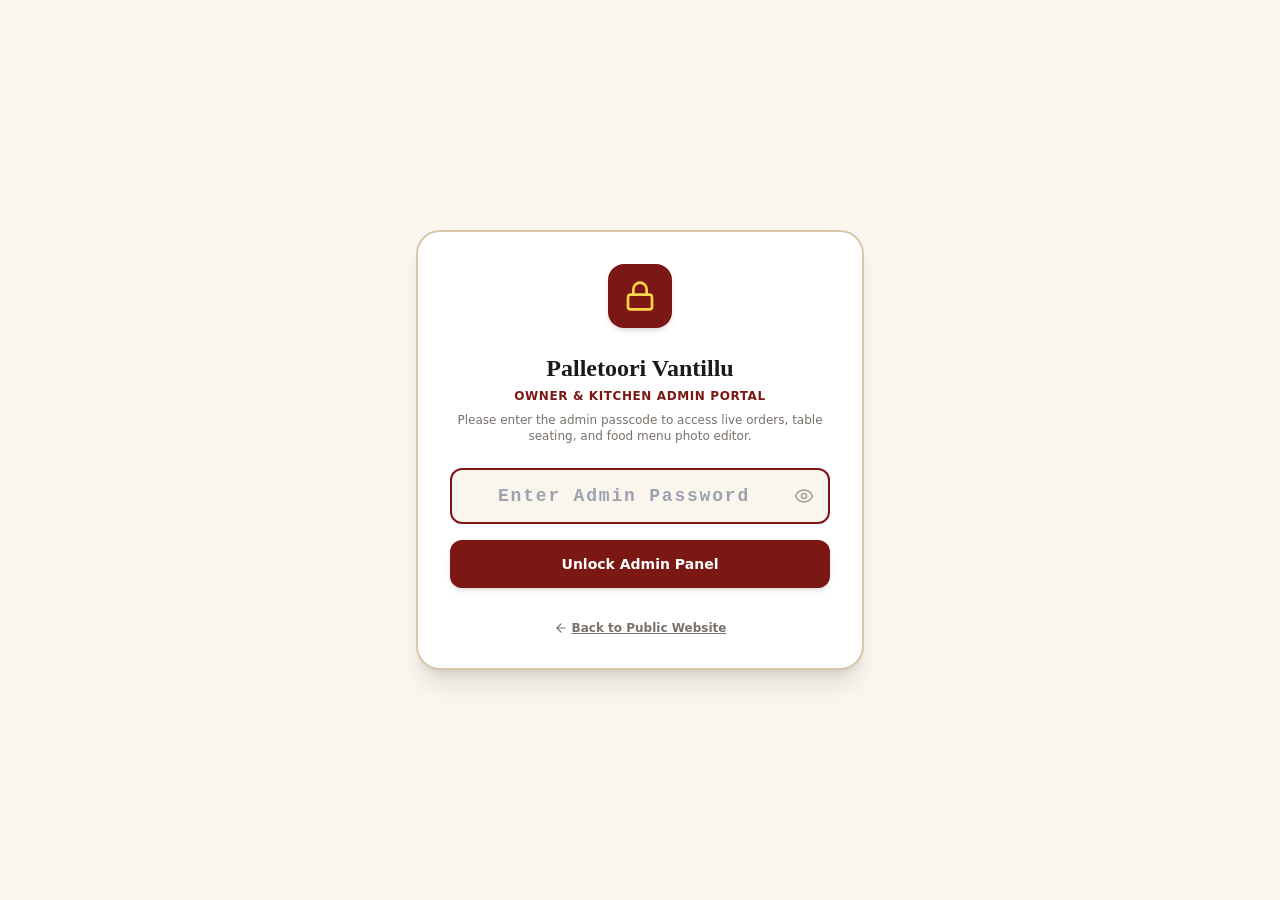
<file: admin/index.html>
<!DOCTYPE html><html lang="en" class="scroll-smooth"><head><script>(function(){if(location.pathname.indexOf('/palletoori-vantillu')===0){window.__NEXT_P_BASE='/palletoori-vantillu';}})();</script><meta charSet="utf-8"/><meta name="viewport" content="width=device-width, initial-scale=1"/><link rel="stylesheet" href="../_next/static/css/ef5028bf7be05b31.css" data-precedence="next"/><link rel="preload" as="script" fetchPriority="low" href="../_next/static/chunks/webpack-a3c37fcbf859f6f9.js"/><script src="../_next/static/chunks/fd9d1056-86af8b28552becb8.js" async=""></script><script src="../_next/static/chunks/117-549813704f941edf.js" async=""></script><script src="../_next/static/chunks/main-app-40f6fcf3d1aae05f.js" async=""></script><script src="../_next/static/chunks/bc9e92e6-f2c0c3c57dc1220e.js" async=""></script><script src="../_next/static/chunks/622-2c8a27fbf608a7a4.js" async=""></script><script src="../_next/static/chunks/962-884e088684cd025e.js" async=""></script><script src="../_next/static/chunks/420-f4bdb044f1d5508f.js" async=""></script><script src="../_next/static/chunks/app/admin/page-2a4a05df0ff1ac78.js" async=""></script><title>Palletoori Vantillu | Authentic Village Mandi &amp; Biryani | Armur</title><meta name="description" content="4.4★ (57 Google Reviews). Authentic Village-Style Mandi &amp; Biryani on Karimnagar - Nizamabad Rd, Armur, Telangana. Fast delivery via WhatsApp, live table seating tracker, family AC cabins, and royal feast platters."/><meta name="author" content="Palletoori Vantillu"/><meta name="keywords" content="Palletoori Vantillu,Mandi Armur,Biryani Armur,Best Mandi Karimnagar Nizamabad Rd,Chicken Mandi Armur,Mutton Mandi,Mutton Haleem Armur,Paneer Mandi,Telangana Mandi Restaurant"/><meta property="og:title" content="Palletoori Vantillu | Authentic Village Mandi Restaurant"/><meta property="og:description" content="4.4★ rated on Google. Delicious Mutton Haleem, signature chicken and mutton mandi, and warm village ambiance on Karimnagar - Nizamabad Rd, Armur."/><meta property="og:url" content="https://palletoori-vantillu.vercel.app"/><meta property="og:site_name" content="Palletoori Vantillu"/><meta property="og:locale" content="en_IN"/><meta property="og:image" content="https://palletoori-vantillu.vercel.app/logo.png"/><meta property="og:image:width" content="1200"/><meta property="og:image:height" content="630"/><meta property="og:image:alt" content="Palletoori Vantillu Mandi Restaurant"/><meta property="og:type" content="website"/><meta name="twitter:card" content="summary_large_image"/><meta name="twitter:title" content="Palletoori Vantillu | Authentic Village Mandi Restaurant"/><meta name="twitter:description" content="4.4★ rated on Google. Delicious Mutton Haleem, signature chicken and mutton mandi, and warm village ambiance on Karimnagar - Nizamabad Rd, Armur."/><meta name="twitter:image" content="https://palletoori-vantillu.vercel.app/logo.png"/><meta name="twitter:image:width" content="1200"/><meta name="twitter:image:height" content="630"/><meta name="twitter:image:alt" content="Palletoori Vantillu Mandi Restaurant"/><link rel="icon" href="../logo.png"/><script type="application/ld+json">{"@context":"https://schema.org","@type":"Restaurant","name":"Palletoori Vantillu","description":"Authentic Village Mandi & Biryani Restaurant","image":"https://images.unsplash.com/photo-1563379091339-03b21ab4a4f8?w=800","telephone":"074160 39319","priceRange":"₹1–1,200","servesCuisine":["Mandi","Biryani","Telangana Village Cuisine","Halal"],"address":{"@type":"PostalAddress","streetAddress":"Karimnagar - Nizamabad Rd","addressLocality":"Armur","addressRegion":"Telangana","postalCode":"503223","addressCountry":"IN"},"aggregateRating":{"@type":"AggregateRating","ratingValue":"4.4","reviewCount":"57"},"openingHoursSpecification":[{"@type":"OpeningHoursSpecification","dayOfWeek":["Monday","Tuesday","Wednesday","Thursday","Friday","Saturday","Sunday"],"opens":"11:30","closes":"23:00"}]}</script><script src="../_next/static/chunks/polyfills-42372ed130431b0a.js" noModule=""></script></head><body class="parchment-bg min-h-screen text-stone-900 selection:bg-[#7b1814] selection:text-white"><div class="min-h-screen bg-[#fbf7ee] flex items-center justify-center p-4"><div class="w-full max-w-md bg-white rounded-3xl border-2 border-[#d8c7a6] p-8 shadow-xl text-center space-y-6"><div class="w-16 h-16 bg-[#7b1814] text-white rounded-2xl flex items-center justify-center mx-auto shadow-md"><svg xmlns="http://www.w3.org/2000/svg" width="24" height="24" viewBox="0 0 24 24" fill="none" stroke="currentColor" stroke-width="2" stroke-linecap="round" stroke-linejoin="round" class="lucide lucide-lock w-8 h-8 text-amber-300"><rect width="18" height="11" x="3" y="11" rx="2" ry="2"></rect><path d="M7 11V7a5 5 0 0 1 10 0v4"></path></svg></div><div><h1 class="font-serif font-black text-2xl text-stone-900">Palletoori Vantillu</h1><p class="text-xs font-bold text-[#7b1814] uppercase tracking-wider mt-1">Owner &amp; Kitchen Admin Portal</p><p class="text-xs text-stone-500 mt-2">Please enter the admin passcode to access live orders, table seating, and food menu photo editor.</p></div><form class="space-y-4"><div class="relative"><input type="password" required="" autofocus="" placeholder="Enter Admin Password" class="w-full pl-4 pr-12 py-3 text-center tracking-widest text-lg font-mono font-bold bg-[#faf6ee] border-2 border-[#ded0b8] rounded-xl focus:outline-none focus:border-[#7b1814] text-stone-800" value=""/><button type="button" class="absolute right-3 top-1/2 -translate-y-1/2 text-stone-400 hover:text-stone-700 p-1 cursor-pointer transition" title="Show password"><svg xmlns="http://www.w3.org/2000/svg" width="24" height="24" viewBox="0 0 24 24" fill="none" stroke="currentColor" stroke-width="2" stroke-linecap="round" stroke-linejoin="round" class="lucide lucide-eye w-5 h-5"><path d="M2.062 12.348a1 1 0 0 1 0-.696 10.75 10.75 0 0 1 19.876 0 1 1 0 0 1 0 .696 10.75 10.75 0 0 1-19.876 0"></path><circle cx="12" cy="12" r="3"></circle></svg></button></div><button type="submit" class="w-full py-3.5 bg-[#7b1814] hover:bg-[#92201b] text-white rounded-xl font-black text-sm shadow-md transition transform active:scale-95 cursor-pointer">Unlock Admin Panel</button></form><div class="pt-2"><a class="text-xs font-bold text-stone-500 hover:text-[#7b1814] underline flex items-center justify-center gap-1" href="/"><svg xmlns="http://www.w3.org/2000/svg" width="24" height="24" viewBox="0 0 24 24" fill="none" stroke="currentColor" stroke-width="2" stroke-linecap="round" stroke-linejoin="round" class="lucide lucide-arrow-left w-3.5 h-3.5"><path d="m12 19-7-7 7-7"></path><path d="M19 12H5"></path></svg><span>Back to Public Website</span></a></div></div></div><script src="../_next/static/chunks/webpack-a3c37fcbf859f6f9.js" async=""></script><script>(self.__next_f=self.__next_f||[]).push([0]);self.__next_f.push([2,null])</script><script>self.__next_f.push([1,"1:HL[\"/_next/static/css/ef5028bf7be05b31.css\",\"style\"]\n"])</script><script>self.__next_f.push([1,"2:I[2846,[],\"\"]\n4:I[9107,[],\"ClientPageRoot\"]\n5:I[5207,[\"358\",\"static/chunks/bc9e92e6-f2c0c3c57dc1220e.js\",\"622\",\"static/chunks/622-2c8a27fbf608a7a4.js\",\"962\",\"static/chunks/962-884e088684cd025e.js\",\"420\",\"static/chunks/420-f4bdb044f1d5508f.js\",\"3\",\"static/chunks/app/admin/page-2a4a05df0ff1ac78.js\"],\"default\",1]\n6:I[4707,[],\"\"]\n7:I[6423,[],\"\"]\n9:I[1060,[],\"\"]\na:[]\n"])</script><script>self.__next_f.push([1,"0:[\"$\",\"$L2\",null,{\"buildId\":\"qLL46SLjstIQ2mVMAejBP\",\"assetPrefix\":\"\",\"urlParts\":[\"\",\"admin\"],\"initialTree\":[\"\",{\"children\":[\"admin\",{\"children\":[\"__PAGE__\",{}]}]},\"$undefined\",\"$undefined\",true],\"initialSeedData\":[\"\",{\"children\":[\"admin\",{\"children\":[\"__PAGE__\",{},[[\"$L3\",[\"$\",\"$L4\",null,{\"props\":{\"params\":{},\"searchParams\":{}},\"Component\":\"$5\"}],null],null],null]},[null,[\"$\",\"$L6\",null,{\"parallelRouterKey\":\"children\",\"segmentPath\":[\"children\",\"admin\",\"children\"],\"error\":\"$undefined\",\"errorStyles\":\"$undefined\",\"errorScripts\":\"$undefined\",\"template\":[\"$\",\"$L7\",null,{}],\"templateStyles\":\"$undefined\",\"templateScripts\":\"$undefined\",\"notFound\":\"$undefined\",\"notFoundStyles\":\"$undefined\"}]],null]},[[[[\"$\",\"link\",\"0\",{\"rel\":\"stylesheet\",\"href\":\"/_next/static/css/ef5028bf7be05b31.css\",\"precedence\":\"next\",\"crossOrigin\":\"$undefined\"}]],[\"$\",\"html\",null,{\"lang\":\"en\",\"className\":\"scroll-smooth\",\"children\":[[\"$\",\"head\",null,{\"children\":[\"$\",\"script\",null,{\"type\":\"application/ld+json\",\"dangerouslySetInnerHTML\":{\"__html\":\"{\\\"@context\\\":\\\"https://schema.org\\\",\\\"@type\\\":\\\"Restaurant\\\",\\\"name\\\":\\\"Palletoori Vantillu\\\",\\\"description\\\":\\\"Authentic Village Mandi \u0026 Biryani Restaurant\\\",\\\"image\\\":\\\"https://images.unsplash.com/photo-1563379091339-03b21ab4a4f8?w=800\\\",\\\"telephone\\\":\\\"074160 39319\\\",\\\"priceRange\\\":\\\"₹1–1,200\\\",\\\"servesCuisine\\\":[\\\"Mandi\\\",\\\"Biryani\\\",\\\"Telangana Village Cuisine\\\",\\\"Halal\\\"],\\\"address\\\":{\\\"@type\\\":\\\"PostalAddress\\\",\\\"streetAddress\\\":\\\"Karimnagar - Nizamabad Rd\\\",\\\"addressLocality\\\":\\\"Armur\\\",\\\"addressRegion\\\":\\\"Telangana\\\",\\\"postalCode\\\":\\\"503223\\\",\\\"addressCountry\\\":\\\"IN\\\"},\\\"aggregateRating\\\":{\\\"@type\\\":\\\"AggregateRating\\\",\\\"ratingValue\\\":\\\"4.4\\\",\\\"reviewCount\\\":\\\"57\\\"},\\\"openingHoursSpecification\\\":[{\\\"@type\\\":\\\"OpeningHoursSpecification\\\",\\\"dayOfWeek\\\":[\\\"Monday\\\",\\\"Tuesday\\\",\\\"Wednesday\\\",\\\"Thursday\\\",\\\"Friday\\\",\\\"Saturday\\\",\\\"Sunday\\\"],\\\"opens\\\":\\\"11:30\\\",\\\"closes\\\":\\\"23:00\\\"}]}\"}}]}],[\"$\",\"body\",null,{\"className\":\"parchment-bg min-h-screen text-stone-900 selection:bg-[#7b1814] selection:text-white\",\"children\":[\"$\",\"$L6\",null,{\"parallelRouterKey\":\"children\",\"segmentPath\":[\"children\"],\"error\":\"$undefined\",\"errorStyles\":\"$undefined\",\"errorScripts\":\"$undefined\",\"template\":[\"$\",\"$L7\",null,{}],\"templateStyles\":\"$undefined\",\"templateScripts\":\"$undefined\",\"notFound\":[[\"$\",\"title\",null,{\"children\":\"404: This page could not be found.\"}],[\"$\",\"div\",null,{\"style\":{\"fontFamily\":\"system-ui,\\\"Segoe UI\\\",Roboto,Helvetica,Arial,sans-serif,\\\"Apple Color Emoji\\\",\\\"Segoe UI Emoji\\\"\",\"height\":\"100vh\",\"textAlign\":\"center\",\"display\":\"flex\",\"flexDirection\":\"column\",\"alignItems\":\"center\",\"justifyContent\":\"center\"},\"children\":[\"$\",\"div\",null,{\"children\":[[\"$\",\"style\",null,{\"dangerouslySetInnerHTML\":{\"__html\":\"body{color:#000;background:#fff;margin:0}.next-error-h1{border-right:1px solid rgba(0,0,0,.3)}@media (prefers-color-scheme:dark){body{color:#fff;background:#000}.next-error-h1{border-right:1px solid rgba(255,255,255,.3)}}\"}}],[\"$\",\"h1\",null,{\"className\":\"next-error-h1\",\"style\":{\"display\":\"inline-block\",\"margin\":\"0 20px 0 0\",\"padding\":\"0 23px 0 0\",\"fontSize\":24,\"fontWeight\":500,\"verticalAlign\":\"top\",\"lineHeight\":\"49px\"},\"children\":\"404\"}],[\"$\",\"div\",null,{\"style\":{\"display\":\"inline-block\"},\"children\":[\"$\",\"h2\",null,{\"style\":{\"fontSize\":14,\"fontWeight\":400,\"lineHeight\":\"49px\",\"margin\":0},\"children\":\"This page could not be found.\"}]}]]}]}]],\"notFoundStyles\":[]}]}]]}]],null],null],\"couldBeIntercepted\":false,\"initialHead\":[null,\"$L8\"],\"globalErrorComponent\":\"$9\",\"missingSlots\":\"$Wa\"}]\n"])</script><script>self.__next_f.push([1,"8:[[\"$\",\"meta\",\"0\",{\"name\":\"viewport\",\"content\":\"width=device-width, initial-scale=1\"}],[\"$\",\"meta\",\"1\",{\"charSet\":\"utf-8\"}],[\"$\",\"title\",\"2\",{\"children\":\"Palletoori Vantillu | Authentic Village Mandi \u0026 Biryani | Armur\"}],[\"$\",\"meta\",\"3\",{\"name\":\"description\",\"content\":\"4.4★ (57 Google Reviews). Authentic Village-Style Mandi \u0026 Biryani on Karimnagar - Nizamabad Rd, Armur, Telangana. Fast delivery via WhatsApp, live table seating tracker, family AC cabins, and royal feast platters.\"}],[\"$\",\"meta\",\"4\",{\"name\":\"author\",\"content\":\"Palletoori Vantillu\"}],[\"$\",\"meta\",\"5\",{\"name\":\"keywords\",\"content\":\"Palletoori Vantillu,Mandi Armur,Biryani Armur,Best Mandi Karimnagar Nizamabad Rd,Chicken Mandi Armur,Mutton Mandi,Mutton Haleem Armur,Paneer Mandi,Telangana Mandi Restaurant\"}],[\"$\",\"meta\",\"6\",{\"property\":\"og:title\",\"content\":\"Palletoori Vantillu | Authentic Village Mandi Restaurant\"}],[\"$\",\"meta\",\"7\",{\"property\":\"og:description\",\"content\":\"4.4★ rated on Google. Delicious Mutton Haleem, signature chicken and mutton mandi, and warm village ambiance on Karimnagar - Nizamabad Rd, Armur.\"}],[\"$\",\"meta\",\"8\",{\"property\":\"og:url\",\"content\":\"https://palletoori-vantillu.vercel.app\"}],[\"$\",\"meta\",\"9\",{\"property\":\"og:site_name\",\"content\":\"Palletoori Vantillu\"}],[\"$\",\"meta\",\"10\",{\"property\":\"og:locale\",\"content\":\"en_IN\"}],[\"$\",\"meta\",\"11\",{\"property\":\"og:image\",\"content\":\"https://palletoori-vantillu.vercel.app/logo.png\"}],[\"$\",\"meta\",\"12\",{\"property\":\"og:image:width\",\"content\":\"1200\"}],[\"$\",\"meta\",\"13\",{\"property\":\"og:image:height\",\"content\":\"630\"}],[\"$\",\"meta\",\"14\",{\"property\":\"og:image:alt\",\"content\":\"Palletoori Vantillu Mandi Restaurant\"}],[\"$\",\"meta\",\"15\",{\"property\":\"og:type\",\"content\":\"website\"}],[\"$\",\"meta\",\"16\",{\"name\":\"twitter:card\",\"content\":\"summary_large_image\"}],[\"$\",\"meta\",\"17\",{\"name\":\"twitter:title\",\"content\":\"Palletoori Vantillu | Authentic Village Mandi Restaurant\"}],[\"$\",\"meta\",\"18\",{\"name\":\"twitter:description\",\"content\":\"4.4★ rated on Google. Delicious Mutton Haleem, signature chicken and mutton mandi, and warm village ambiance on Karimnagar - Nizamabad Rd, Armur.\"}],[\"$\",\"meta\",\"19\",{\"name\":\"twitter:image\",\"content\":\"https://palletoori-vantillu.vercel.app/logo.png\"}],[\"$\",\"meta\",\"20\",{\"name\":\"twitter:image:width\",\"content\":\"1200\"}],[\"$\",\"meta\",\"21\",{\"name\":\"twitter:image:height\",\"content\":\"630\"}],[\"$\",\"meta\",\"22\",{\"name\":\"twitter:image:alt\",\"content\":\"Palletoori Vantillu Mandi Restaurant\"}],[\"$\",\"link\",\"23\",{\"rel\":\"icon\",\"href\":\"/logo.png\"}]]\n"])</script><script>self.__next_f.push([1,"3:null\n"])</script></body></html>
</file>
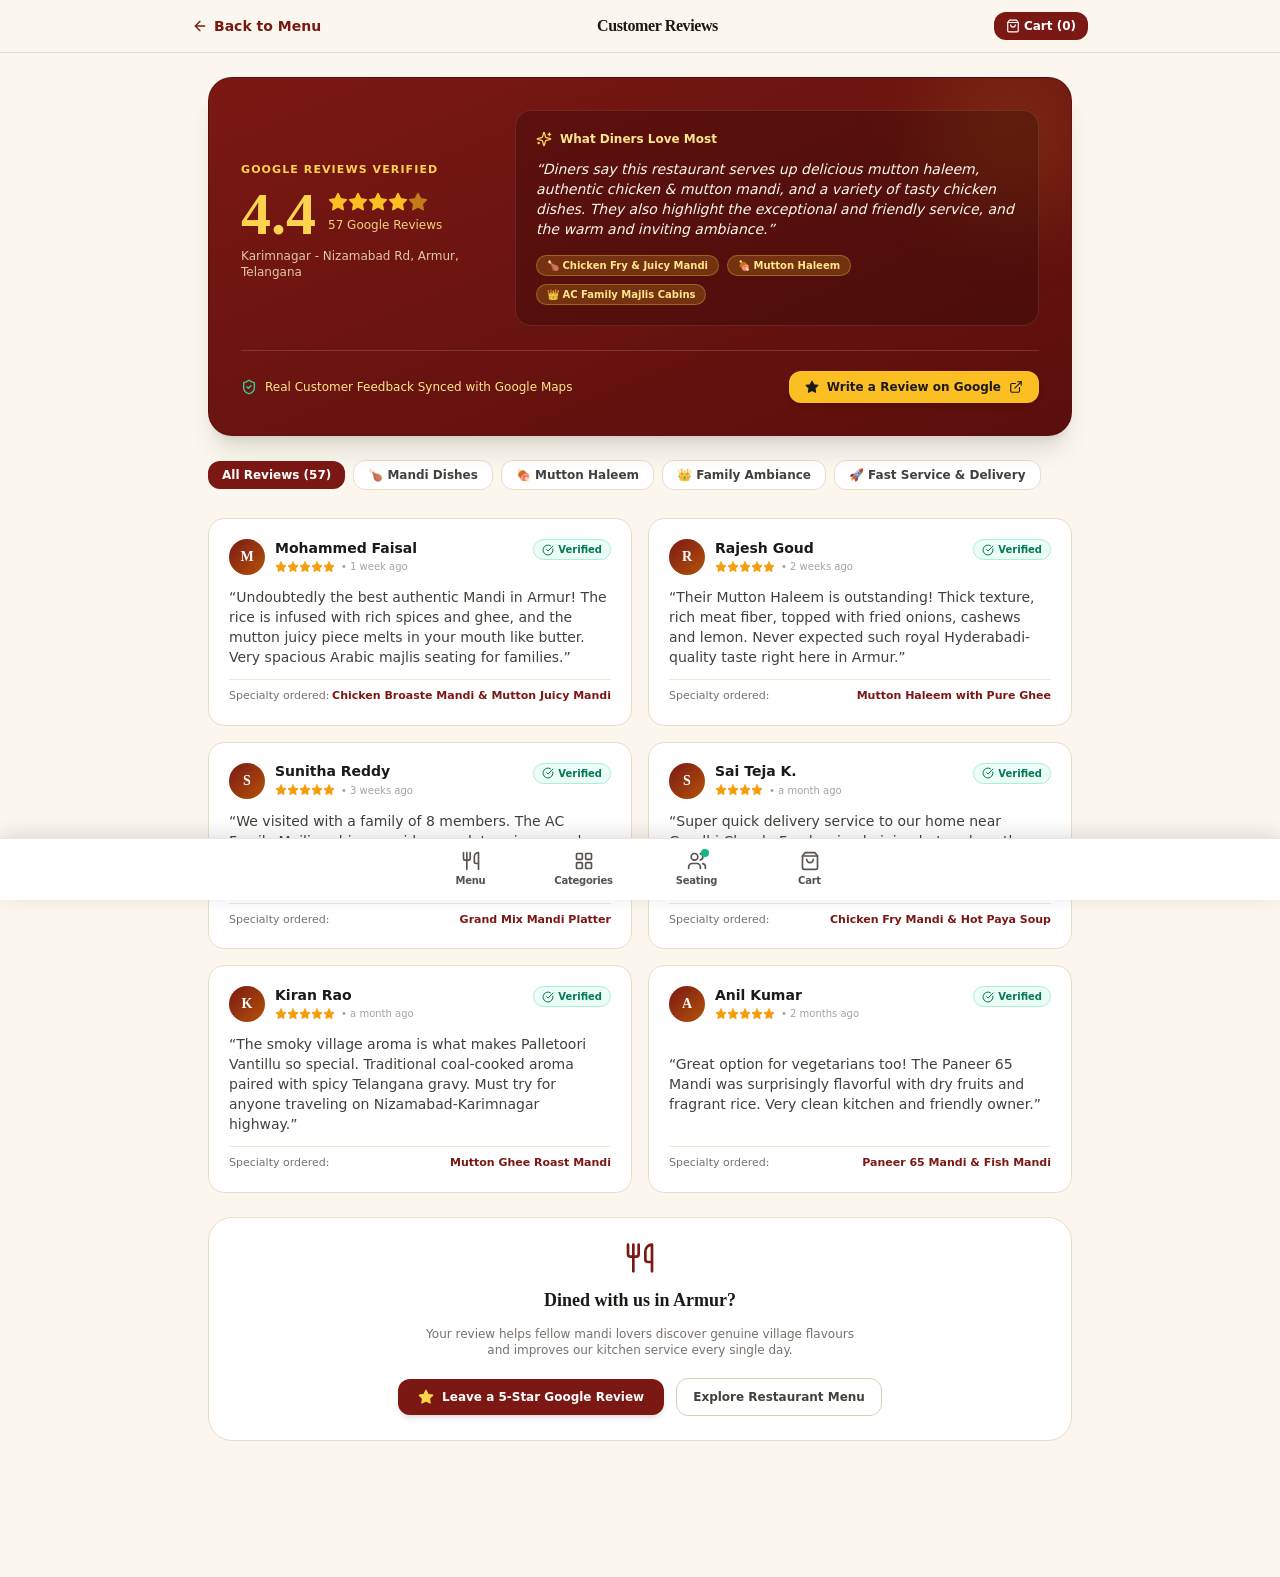
<file: reviews/index.html>
<!DOCTYPE html><html lang="en" class="scroll-smooth"><head><script>(function(){if(location.pathname.indexOf('/palletoori-vantillu')===0){window.__NEXT_P_BASE='/palletoori-vantillu';}})();</script><meta charSet="utf-8"/><meta name="viewport" content="width=device-width, initial-scale=1"/><link rel="stylesheet" href="../_next/static/css/ef5028bf7be05b31.css" data-precedence="next"/><link rel="preload" as="script" fetchPriority="low" href="../_next/static/chunks/webpack-a3c37fcbf859f6f9.js"/><script src="../_next/static/chunks/fd9d1056-86af8b28552becb8.js" async=""></script><script src="../_next/static/chunks/117-549813704f941edf.js" async=""></script><script src="../_next/static/chunks/main-app-40f6fcf3d1aae05f.js" async=""></script><script src="../_next/static/chunks/622-2c8a27fbf608a7a4.js" async=""></script><script src="../_next/static/chunks/420-f4bdb044f1d5508f.js" async=""></script><script src="../_next/static/chunks/69-29a4d4a1826dccdd.js" async=""></script><script src="../_next/static/chunks/app/reviews/page-a78a75935d1f0f41.js" async=""></script><title>Palletoori Vantillu | Authentic Village Mandi &amp; Biryani | Armur</title><meta name="description" content="4.4★ (57 Google Reviews). Authentic Village-Style Mandi &amp; Biryani on Karimnagar - Nizamabad Rd, Armur, Telangana. Fast delivery via WhatsApp, live table seating tracker, family AC cabins, and royal feast platters."/><meta name="author" content="Palletoori Vantillu"/><meta name="keywords" content="Palletoori Vantillu,Mandi Armur,Biryani Armur,Best Mandi Karimnagar Nizamabad Rd,Chicken Mandi Armur,Mutton Mandi,Mutton Haleem Armur,Paneer Mandi,Telangana Mandi Restaurant"/><meta property="og:title" content="Palletoori Vantillu | Authentic Village Mandi Restaurant"/><meta property="og:description" content="4.4★ rated on Google. Delicious Mutton Haleem, signature chicken and mutton mandi, and warm village ambiance on Karimnagar - Nizamabad Rd, Armur."/><meta property="og:url" content="https://palletoori-vantillu.vercel.app"/><meta property="og:site_name" content="Palletoori Vantillu"/><meta property="og:locale" content="en_IN"/><meta property="og:image" content="https://palletoori-vantillu.vercel.app/logo.png"/><meta property="og:image:width" content="1200"/><meta property="og:image:height" content="630"/><meta property="og:image:alt" content="Palletoori Vantillu Mandi Restaurant"/><meta property="og:type" content="website"/><meta name="twitter:card" content="summary_large_image"/><meta name="twitter:title" content="Palletoori Vantillu | Authentic Village Mandi Restaurant"/><meta name="twitter:description" content="4.4★ rated on Google. Delicious Mutton Haleem, signature chicken and mutton mandi, and warm village ambiance on Karimnagar - Nizamabad Rd, Armur."/><meta name="twitter:image" content="https://palletoori-vantillu.vercel.app/logo.png"/><meta name="twitter:image:width" content="1200"/><meta name="twitter:image:height" content="630"/><meta name="twitter:image:alt" content="Palletoori Vantillu Mandi Restaurant"/><link rel="icon" href="../logo.png"/><script type="application/ld+json">{"@context":"https://schema.org","@type":"Restaurant","name":"Palletoori Vantillu","description":"Authentic Village Mandi & Biryani Restaurant","image":"https://images.unsplash.com/photo-1563379091339-03b21ab4a4f8?w=800","telephone":"074160 39319","priceRange":"₹1–1,200","servesCuisine":["Mandi","Biryani","Telangana Village Cuisine","Halal"],"address":{"@type":"PostalAddress","streetAddress":"Karimnagar - Nizamabad Rd","addressLocality":"Armur","addressRegion":"Telangana","postalCode":"503223","addressCountry":"IN"},"aggregateRating":{"@type":"AggregateRating","ratingValue":"4.4","reviewCount":"57"},"openingHoursSpecification":[{"@type":"OpeningHoursSpecification","dayOfWeek":["Monday","Tuesday","Wednesday","Thursday","Friday","Saturday","Sunday"],"opens":"11:30","closes":"23:00"}]}</script><script src="../_next/static/chunks/polyfills-42372ed130431b0a.js" noModule=""></script></head><body class="parchment-bg min-h-screen text-stone-900 selection:bg-[#7b1814] selection:text-white"><div class="min-h-screen bg-[#fbf7ee] text-stone-900 pb-28"><header class="sticky top-0 z-30 bg-[#fbf7ee]/95 backdrop-blur-md border-b border-[#e8dec8] px-4 py-3"><div class="max-w-4xl mx-auto flex items-center justify-between"><a class="flex items-center gap-1.5 text-xs sm:text-sm font-bold text-[#7b1814] hover:underline" href="/"><svg xmlns="http://www.w3.org/2000/svg" width="24" height="24" viewBox="0 0 24 24" fill="none" stroke="currentColor" stroke-width="2" stroke-linecap="round" stroke-linejoin="round" class="lucide lucide-arrow-left w-4 h-4"><path d="m12 19-7-7 7-7"></path><path d="M19 12H5"></path></svg><span>Back to Menu</span></a><div class="flex items-center gap-2"><span class="font-serif font-black text-sm sm:text-base text-stone-900 tracking-tight">Customer Reviews</span></div><a class="flex items-center gap-1 bg-[#7b1814] text-white text-xs font-bold px-3 py-1.5 rounded-xl hover:bg-[#92201b] transition shadow-xs" href="../cart"><svg xmlns="http://www.w3.org/2000/svg" width="24" height="24" viewBox="0 0 24 24" fill="none" stroke="currentColor" stroke-width="2" stroke-linecap="round" stroke-linejoin="round" class="lucide lucide-shopping-bag w-3.5 h-3.5"><path d="M6 2 3 6v14a2 2 0 0 0 2 2h14a2 2 0 0 0 2-2V6l-3-4Z"></path><path d="M3 6h18"></path><path d="M16 10a4 4 0 0 1-8 0"></path></svg><span>Cart (<!-- -->0<!-- -->)</span></a></div></header><main class="max-w-4xl mx-auto px-4 py-6 space-y-6"><div class="bg-gradient-to-br from-[#7b1814] to-[#5a0f0c] text-white rounded-3xl p-6 sm:p-8 shadow-xl border border-red-950/40 relative overflow-hidden"><div class="absolute right-0 top-0 translate-x-8 -translate-y-8 w-44 h-44 bg-amber-400/10 rounded-full blur-2xl pointer-events-none"></div><div class="relative z-10 grid grid-cols-1 md:grid-cols-3 gap-6 items-center"><div class="text-center md:text-left space-y-1"><span class="text-[11px] font-black uppercase tracking-widest text-amber-300">Google Reviews Verified</span><div class="flex items-center justify-center md:justify-start gap-3"><span class="font-serif font-black text-5xl sm:text-6xl text-amber-300">4.4</span><div><div class="flex text-amber-400"><svg xmlns="http://www.w3.org/2000/svg" width="24" height="24" viewBox="0 0 24 24" fill="none" stroke="currentColor" stroke-width="2" stroke-linecap="round" stroke-linejoin="round" class="lucide lucide-star w-5 h-5 fill-current"><polygon points="12 2 15.09 8.26 22 9.27 17 14.14 18.18 21.02 12 17.77 5.82 21.02 7 14.14 2 9.27 8.91 8.26 12 2"></polygon></svg><svg xmlns="http://www.w3.org/2000/svg" width="24" height="24" viewBox="0 0 24 24" fill="none" stroke="currentColor" stroke-width="2" stroke-linecap="round" stroke-linejoin="round" class="lucide lucide-star w-5 h-5 fill-current"><polygon points="12 2 15.09 8.26 22 9.27 17 14.14 18.18 21.02 12 17.77 5.82 21.02 7 14.14 2 9.27 8.91 8.26 12 2"></polygon></svg><svg xmlns="http://www.w3.org/2000/svg" width="24" height="24" viewBox="0 0 24 24" fill="none" stroke="currentColor" stroke-width="2" stroke-linecap="round" stroke-linejoin="round" class="lucide lucide-star w-5 h-5 fill-current"><polygon points="12 2 15.09 8.26 22 9.27 17 14.14 18.18 21.02 12 17.77 5.82 21.02 7 14.14 2 9.27 8.91 8.26 12 2"></polygon></svg><svg xmlns="http://www.w3.org/2000/svg" width="24" height="24" viewBox="0 0 24 24" fill="none" stroke="currentColor" stroke-width="2" stroke-linecap="round" stroke-linejoin="round" class="lucide lucide-star w-5 h-5 fill-current"><polygon points="12 2 15.09 8.26 22 9.27 17 14.14 18.18 21.02 12 17.77 5.82 21.02 7 14.14 2 9.27 8.91 8.26 12 2"></polygon></svg><svg xmlns="http://www.w3.org/2000/svg" width="24" height="24" viewBox="0 0 24 24" fill="none" stroke="currentColor" stroke-width="2" stroke-linecap="round" stroke-linejoin="round" class="lucide lucide-star w-5 h-5 fill-current opacity-60"><polygon points="12 2 15.09 8.26 22 9.27 17 14.14 18.18 21.02 12 17.77 5.82 21.02 7 14.14 2 9.27 8.91 8.26 12 2"></polygon></svg></div><span class="text-xs text-amber-200/90 font-medium">57 Google Reviews</span></div></div><p class="text-xs text-amber-100/80">Karimnagar - Nizamabad Rd, Armur, Telangana</p></div><div class="md:col-span-2 space-y-3 bg-black/20 p-4 sm:p-5 rounded-2xl border border-white/10 backdrop-blur-xs"><div class="flex items-center gap-2 text-xs font-bold text-amber-200"><svg xmlns="http://www.w3.org/2000/svg" width="24" height="24" viewBox="0 0 24 24" fill="none" stroke="currentColor" stroke-width="2" stroke-linecap="round" stroke-linejoin="round" class="lucide lucide-sparkles w-4 h-4 text-amber-300"><path d="M9.937 15.5A2 2 0 0 0 8.5 14.063l-6.135-1.582a.5.5 0 0 1 0-.962L8.5 9.936A2 2 0 0 0 9.937 8.5l1.582-6.135a.5.5 0 0 1 .963 0L14.063 8.5A2 2 0 0 0 15.5 9.937l6.135 1.581a.5.5 0 0 1 0 .964L15.5 14.063a2 2 0 0 0-1.437 1.437l-1.582 6.135a.5.5 0 0 1-.963 0z"></path><path d="M20 3v4"></path><path d="M22 5h-4"></path><path d="M4 17v2"></path><path d="M5 18H3"></path></svg><span>What Diners Love Most</span></div><p class="text-xs sm:text-sm text-[#fbf7ee] leading-relaxed italic">“Diners say this restaurant serves up delicious mutton haleem, authentic chicken &amp; mutton mandi, and a variety of tasty chicken dishes. They also highlight the exceptional and friendly service, and the warm and inviting ambiance.”</p><div class="flex flex-wrap items-center gap-2 pt-1"><span class="px-2.5 py-0.5 rounded-full bg-amber-400/20 text-amber-200 text-[10px] font-bold border border-amber-300/30">🍗 Chicken Fry &amp; Juicy Mandi</span><span class="px-2.5 py-0.5 rounded-full bg-amber-400/20 text-amber-200 text-[10px] font-bold border border-amber-300/30">🍖 Mutton Haleem</span><span class="px-2.5 py-0.5 rounded-full bg-amber-400/20 text-amber-200 text-[10px] font-bold border border-amber-300/30">👑 AC Family Majlis Cabins</span></div></div></div><div class="relative z-10 mt-6 pt-5 border-t border-white/15 flex flex-wrap items-center justify-between gap-3"><div class="flex items-center gap-2 text-xs text-amber-200"><svg xmlns="http://www.w3.org/2000/svg" width="24" height="24" viewBox="0 0 24 24" fill="none" stroke="currentColor" stroke-width="2" stroke-linecap="round" stroke-linejoin="round" class="lucide lucide-shield-check w-4 h-4 text-emerald-400"><path d="M20 13c0 5-3.5 7.5-7.66 8.95a1 1 0 0 1-.67-.01C7.5 20.5 4 18 4 13V6a1 1 0 0 1 1-1c2 0 4.5-1.2 6.24-2.72a1.17 1.17 0 0 1 1.52 0C14.51 3.81 17 5 19 5a1 1 0 0 1 1 1z"></path><path d="m9 12 2 2 4-4"></path></svg><span>Real Customer Feedback Synced with Google Maps</span></div><a href="https://www.google.com/search?q=palletoori+vantillu#lrd=0x3bcdc1701ddc07d1:0x9cd996c224fc3306,1" target="_blank" rel="noopener noreferrer" class="inline-flex items-center gap-2 bg-amber-400 hover:bg-amber-300 text-stone-900 px-4 py-2 rounded-xl text-xs font-black shadow-md transition transform active:scale-95"><svg xmlns="http://www.w3.org/2000/svg" width="24" height="24" viewBox="0 0 24 24" fill="none" stroke="currentColor" stroke-width="2" stroke-linecap="round" stroke-linejoin="round" class="lucide lucide-star w-3.5 h-3.5 fill-current"><polygon points="12 2 15.09 8.26 22 9.27 17 14.14 18.18 21.02 12 17.77 5.82 21.02 7 14.14 2 9.27 8.91 8.26 12 2"></polygon></svg><span>Write a Review on Google</span><svg xmlns="http://www.w3.org/2000/svg" width="24" height="24" viewBox="0 0 24 24" fill="none" stroke="currentColor" stroke-width="2" stroke-linecap="round" stroke-linejoin="round" class="lucide lucide-external-link w-3.5 h-3.5"><path d="M15 3h6v6"></path><path d="M10 14 21 3"></path><path d="M18 13v6a2 2 0 0 1-2 2H5a2 2 0 0 1-2-2V8a2 2 0 0 1 2-2h6"></path></svg></a></div></div><div class="flex items-center gap-2 overflow-x-auto pb-1 no-scrollbar"><button class="px-3.5 py-1.5 rounded-xl text-xs font-bold whitespace-nowrap transition shadow-2xs bg-[#7b1814] text-white shadow-xs">All Reviews (57)</button><button class="px-3.5 py-1.5 rounded-xl text-xs font-bold whitespace-nowrap transition shadow-2xs bg-white border border-[#ebdcc8] text-stone-700 hover:bg-[#faf4e8]">🍗 Mandi Dishes</button><button class="px-3.5 py-1.5 rounded-xl text-xs font-bold whitespace-nowrap transition shadow-2xs bg-white border border-[#ebdcc8] text-stone-700 hover:bg-[#faf4e8]">🍖 Mutton Haleem</button><button class="px-3.5 py-1.5 rounded-xl text-xs font-bold whitespace-nowrap transition shadow-2xs bg-white border border-[#ebdcc8] text-stone-700 hover:bg-[#faf4e8]">👑 Family Ambiance</button><button class="px-3.5 py-1.5 rounded-xl text-xs font-bold whitespace-nowrap transition shadow-2xs bg-white border border-[#ebdcc8] text-stone-700 hover:bg-[#faf4e8]">🚀 Fast Service &amp; Delivery</button></div><div class="grid grid-cols-1 md:grid-cols-2 gap-4"><div class="bg-white p-5 rounded-2xl border border-[#ebdcc8] shadow-xs flex flex-col justify-between space-y-3 hover:border-amber-400 transition"><div class="flex items-start justify-between gap-2"><div class="flex items-center gap-2.5"><div class="w-9 h-9 rounded-full bg-gradient-to-br from-[#7b1814] to-amber-700 text-white font-serif font-bold text-sm flex items-center justify-center flex-shrink-0 shadow-xs">M</div><div><h4 class="font-bold text-sm text-stone-900 leading-tight">Mohammed Faisal</h4><div class="flex items-center gap-1.5 mt-0.5"><div class="flex text-amber-500"><svg xmlns="http://www.w3.org/2000/svg" width="24" height="24" viewBox="0 0 24 24" fill="none" stroke="currentColor" stroke-width="2" stroke-linecap="round" stroke-linejoin="round" class="lucide lucide-star w-3 h-3 fill-current"><polygon points="12 2 15.09 8.26 22 9.27 17 14.14 18.18 21.02 12 17.77 5.82 21.02 7 14.14 2 9.27 8.91 8.26 12 2"></polygon></svg><svg xmlns="http://www.w3.org/2000/svg" width="24" height="24" viewBox="0 0 24 24" fill="none" stroke="currentColor" stroke-width="2" stroke-linecap="round" stroke-linejoin="round" class="lucide lucide-star w-3 h-3 fill-current"><polygon points="12 2 15.09 8.26 22 9.27 17 14.14 18.18 21.02 12 17.77 5.82 21.02 7 14.14 2 9.27 8.91 8.26 12 2"></polygon></svg><svg xmlns="http://www.w3.org/2000/svg" width="24" height="24" viewBox="0 0 24 24" fill="none" stroke="currentColor" stroke-width="2" stroke-linecap="round" stroke-linejoin="round" class="lucide lucide-star w-3 h-3 fill-current"><polygon points="12 2 15.09 8.26 22 9.27 17 14.14 18.18 21.02 12 17.77 5.82 21.02 7 14.14 2 9.27 8.91 8.26 12 2"></polygon></svg><svg xmlns="http://www.w3.org/2000/svg" width="24" height="24" viewBox="0 0 24 24" fill="none" stroke="currentColor" stroke-width="2" stroke-linecap="round" stroke-linejoin="round" class="lucide lucide-star w-3 h-3 fill-current"><polygon points="12 2 15.09 8.26 22 9.27 17 14.14 18.18 21.02 12 17.77 5.82 21.02 7 14.14 2 9.27 8.91 8.26 12 2"></polygon></svg><svg xmlns="http://www.w3.org/2000/svg" width="24" height="24" viewBox="0 0 24 24" fill="none" stroke="currentColor" stroke-width="2" stroke-linecap="round" stroke-linejoin="round" class="lucide lucide-star w-3 h-3 fill-current"><polygon points="12 2 15.09 8.26 22 9.27 17 14.14 18.18 21.02 12 17.77 5.82 21.02 7 14.14 2 9.27 8.91 8.26 12 2"></polygon></svg></div><span class="text-[10px] text-stone-400">• <!-- -->1 week ago</span></div></div></div><span class="inline-flex items-center gap-1 text-[10px] font-bold text-emerald-700 bg-emerald-50 border border-emerald-200 px-2 py-0.5 rounded-full flex-shrink-0"><svg xmlns="http://www.w3.org/2000/svg" width="24" height="24" viewBox="0 0 24 24" fill="none" stroke="currentColor" stroke-width="2" stroke-linecap="round" stroke-linejoin="round" class="lucide lucide-circle-check-big w-3 h-3"><path d="M21.801 10A10 10 0 1 1 17 3.335"></path><path d="m9 11 3 3L22 4"></path></svg><span>Verified</span></span></div><p class="text-xs sm:text-sm text-stone-700 leading-relaxed">“<!-- -->Undoubtedly the best authentic Mandi in Armur! The rice is infused with rich spices and ghee, and the mutton juicy piece melts in your mouth like butter. Very spacious Arabic majlis seating for families.<!-- -->”</p><div class="pt-2 border-t border-[#f2e7d5] flex items-center justify-between text-[11px]"><span class="text-stone-500">Specialty ordered:</span><span class="font-bold text-[#7b1814]">Chicken Broaste Mandi &amp; Mutton Juicy Mandi</span></div></div><div class="bg-white p-5 rounded-2xl border border-[#ebdcc8] shadow-xs flex flex-col justify-between space-y-3 hover:border-amber-400 transition"><div class="flex items-start justify-between gap-2"><div class="flex items-center gap-2.5"><div class="w-9 h-9 rounded-full bg-gradient-to-br from-[#7b1814] to-amber-700 text-white font-serif font-bold text-sm flex items-center justify-center flex-shrink-0 shadow-xs">R</div><div><h4 class="font-bold text-sm text-stone-900 leading-tight">Rajesh Goud</h4><div class="flex items-center gap-1.5 mt-0.5"><div class="flex text-amber-500"><svg xmlns="http://www.w3.org/2000/svg" width="24" height="24" viewBox="0 0 24 24" fill="none" stroke="currentColor" stroke-width="2" stroke-linecap="round" stroke-linejoin="round" class="lucide lucide-star w-3 h-3 fill-current"><polygon points="12 2 15.09 8.26 22 9.27 17 14.14 18.18 21.02 12 17.77 5.82 21.02 7 14.14 2 9.27 8.91 8.26 12 2"></polygon></svg><svg xmlns="http://www.w3.org/2000/svg" width="24" height="24" viewBox="0 0 24 24" fill="none" stroke="currentColor" stroke-width="2" stroke-linecap="round" stroke-linejoin="round" class="lucide lucide-star w-3 h-3 fill-current"><polygon points="12 2 15.09 8.26 22 9.27 17 14.14 18.18 21.02 12 17.77 5.82 21.02 7 14.14 2 9.27 8.91 8.26 12 2"></polygon></svg><svg xmlns="http://www.w3.org/2000/svg" width="24" height="24" viewBox="0 0 24 24" fill="none" stroke="currentColor" stroke-width="2" stroke-linecap="round" stroke-linejoin="round" class="lucide lucide-star w-3 h-3 fill-current"><polygon points="12 2 15.09 8.26 22 9.27 17 14.14 18.18 21.02 12 17.77 5.82 21.02 7 14.14 2 9.27 8.91 8.26 12 2"></polygon></svg><svg xmlns="http://www.w3.org/2000/svg" width="24" height="24" viewBox="0 0 24 24" fill="none" stroke="currentColor" stroke-width="2" stroke-linecap="round" stroke-linejoin="round" class="lucide lucide-star w-3 h-3 fill-current"><polygon points="12 2 15.09 8.26 22 9.27 17 14.14 18.18 21.02 12 17.77 5.82 21.02 7 14.14 2 9.27 8.91 8.26 12 2"></polygon></svg><svg xmlns="http://www.w3.org/2000/svg" width="24" height="24" viewBox="0 0 24 24" fill="none" stroke="currentColor" stroke-width="2" stroke-linecap="round" stroke-linejoin="round" class="lucide lucide-star w-3 h-3 fill-current"><polygon points="12 2 15.09 8.26 22 9.27 17 14.14 18.18 21.02 12 17.77 5.82 21.02 7 14.14 2 9.27 8.91 8.26 12 2"></polygon></svg></div><span class="text-[10px] text-stone-400">• <!-- -->2 weeks ago</span></div></div></div><span class="inline-flex items-center gap-1 text-[10px] font-bold text-emerald-700 bg-emerald-50 border border-emerald-200 px-2 py-0.5 rounded-full flex-shrink-0"><svg xmlns="http://www.w3.org/2000/svg" width="24" height="24" viewBox="0 0 24 24" fill="none" stroke="currentColor" stroke-width="2" stroke-linecap="round" stroke-linejoin="round" class="lucide lucide-circle-check-big w-3 h-3"><path d="M21.801 10A10 10 0 1 1 17 3.335"></path><path d="m9 11 3 3L22 4"></path></svg><span>Verified</span></span></div><p class="text-xs sm:text-sm text-stone-700 leading-relaxed">“<!-- -->Their Mutton Haleem is outstanding! Thick texture, rich meat fiber, topped with fried onions, cashews and lemon. Never expected such royal Hyderabadi-quality taste right here in Armur.<!-- -->”</p><div class="pt-2 border-t border-[#f2e7d5] flex items-center justify-between text-[11px]"><span class="text-stone-500">Specialty ordered:</span><span class="font-bold text-[#7b1814]">Mutton Haleem with Pure Ghee</span></div></div><div class="bg-white p-5 rounded-2xl border border-[#ebdcc8] shadow-xs flex flex-col justify-between space-y-3 hover:border-amber-400 transition"><div class="flex items-start justify-between gap-2"><div class="flex items-center gap-2.5"><div class="w-9 h-9 rounded-full bg-gradient-to-br from-[#7b1814] to-amber-700 text-white font-serif font-bold text-sm flex items-center justify-center flex-shrink-0 shadow-xs">S</div><div><h4 class="font-bold text-sm text-stone-900 leading-tight">Sunitha Reddy</h4><div class="flex items-center gap-1.5 mt-0.5"><div class="flex text-amber-500"><svg xmlns="http://www.w3.org/2000/svg" width="24" height="24" viewBox="0 0 24 24" fill="none" stroke="currentColor" stroke-width="2" stroke-linecap="round" stroke-linejoin="round" class="lucide lucide-star w-3 h-3 fill-current"><polygon points="12 2 15.09 8.26 22 9.27 17 14.14 18.18 21.02 12 17.77 5.82 21.02 7 14.14 2 9.27 8.91 8.26 12 2"></polygon></svg><svg xmlns="http://www.w3.org/2000/svg" width="24" height="24" viewBox="0 0 24 24" fill="none" stroke="currentColor" stroke-width="2" stroke-linecap="round" stroke-linejoin="round" class="lucide lucide-star w-3 h-3 fill-current"><polygon points="12 2 15.09 8.26 22 9.27 17 14.14 18.18 21.02 12 17.77 5.82 21.02 7 14.14 2 9.27 8.91 8.26 12 2"></polygon></svg><svg xmlns="http://www.w3.org/2000/svg" width="24" height="24" viewBox="0 0 24 24" fill="none" stroke="currentColor" stroke-width="2" stroke-linecap="round" stroke-linejoin="round" class="lucide lucide-star w-3 h-3 fill-current"><polygon points="12 2 15.09 8.26 22 9.27 17 14.14 18.18 21.02 12 17.77 5.82 21.02 7 14.14 2 9.27 8.91 8.26 12 2"></polygon></svg><svg xmlns="http://www.w3.org/2000/svg" width="24" height="24" viewBox="0 0 24 24" fill="none" stroke="currentColor" stroke-width="2" stroke-linecap="round" stroke-linejoin="round" class="lucide lucide-star w-3 h-3 fill-current"><polygon points="12 2 15.09 8.26 22 9.27 17 14.14 18.18 21.02 12 17.77 5.82 21.02 7 14.14 2 9.27 8.91 8.26 12 2"></polygon></svg><svg xmlns="http://www.w3.org/2000/svg" width="24" height="24" viewBox="0 0 24 24" fill="none" stroke="currentColor" stroke-width="2" stroke-linecap="round" stroke-linejoin="round" class="lucide lucide-star w-3 h-3 fill-current"><polygon points="12 2 15.09 8.26 22 9.27 17 14.14 18.18 21.02 12 17.77 5.82 21.02 7 14.14 2 9.27 8.91 8.26 12 2"></polygon></svg></div><span class="text-[10px] text-stone-400">• <!-- -->3 weeks ago</span></div></div></div><span class="inline-flex items-center gap-1 text-[10px] font-bold text-emerald-700 bg-emerald-50 border border-emerald-200 px-2 py-0.5 rounded-full flex-shrink-0"><svg xmlns="http://www.w3.org/2000/svg" width="24" height="24" viewBox="0 0 24 24" fill="none" stroke="currentColor" stroke-width="2" stroke-linecap="round" stroke-linejoin="round" class="lucide lucide-circle-check-big w-3 h-3"><path d="M21.801 10A10 10 0 1 1 17 3.335"></path><path d="m9 11 3 3L22 4"></path></svg><span>Verified</span></span></div><p class="text-xs sm:text-sm text-stone-700 leading-relaxed">“<!-- -->We visited with a family of 8 members. The AC Family Majlis cabins provide complete privacy and comfort. Grand Mix Mandi platter was more than enough for all of us. Staff hospitality is 10/10.<!-- -->”</p><div class="pt-2 border-t border-[#f2e7d5] flex items-center justify-between text-[11px]"><span class="text-stone-500">Specialty ordered:</span><span class="font-bold text-[#7b1814]">Grand Mix Mandi Platter</span></div></div><div class="bg-white p-5 rounded-2xl border border-[#ebdcc8] shadow-xs flex flex-col justify-between space-y-3 hover:border-amber-400 transition"><div class="flex items-start justify-between gap-2"><div class="flex items-center gap-2.5"><div class="w-9 h-9 rounded-full bg-gradient-to-br from-[#7b1814] to-amber-700 text-white font-serif font-bold text-sm flex items-center justify-center flex-shrink-0 shadow-xs">S</div><div><h4 class="font-bold text-sm text-stone-900 leading-tight">Sai Teja K.</h4><div class="flex items-center gap-1.5 mt-0.5"><div class="flex text-amber-500"><svg xmlns="http://www.w3.org/2000/svg" width="24" height="24" viewBox="0 0 24 24" fill="none" stroke="currentColor" stroke-width="2" stroke-linecap="round" stroke-linejoin="round" class="lucide lucide-star w-3 h-3 fill-current"><polygon points="12 2 15.09 8.26 22 9.27 17 14.14 18.18 21.02 12 17.77 5.82 21.02 7 14.14 2 9.27 8.91 8.26 12 2"></polygon></svg><svg xmlns="http://www.w3.org/2000/svg" width="24" height="24" viewBox="0 0 24 24" fill="none" stroke="currentColor" stroke-width="2" stroke-linecap="round" stroke-linejoin="round" class="lucide lucide-star w-3 h-3 fill-current"><polygon points="12 2 15.09 8.26 22 9.27 17 14.14 18.18 21.02 12 17.77 5.82 21.02 7 14.14 2 9.27 8.91 8.26 12 2"></polygon></svg><svg xmlns="http://www.w3.org/2000/svg" width="24" height="24" viewBox="0 0 24 24" fill="none" stroke="currentColor" stroke-width="2" stroke-linecap="round" stroke-linejoin="round" class="lucide lucide-star w-3 h-3 fill-current"><polygon points="12 2 15.09 8.26 22 9.27 17 14.14 18.18 21.02 12 17.77 5.82 21.02 7 14.14 2 9.27 8.91 8.26 12 2"></polygon></svg><svg xmlns="http://www.w3.org/2000/svg" width="24" height="24" viewBox="0 0 24 24" fill="none" stroke="currentColor" stroke-width="2" stroke-linecap="round" stroke-linejoin="round" class="lucide lucide-star w-3 h-3 fill-current"><polygon points="12 2 15.09 8.26 22 9.27 17 14.14 18.18 21.02 12 17.77 5.82 21.02 7 14.14 2 9.27 8.91 8.26 12 2"></polygon></svg></div><span class="text-[10px] text-stone-400">• <!-- -->a month ago</span></div></div></div><span class="inline-flex items-center gap-1 text-[10px] font-bold text-emerald-700 bg-emerald-50 border border-emerald-200 px-2 py-0.5 rounded-full flex-shrink-0"><svg xmlns="http://www.w3.org/2000/svg" width="24" height="24" viewBox="0 0 24 24" fill="none" stroke="currentColor" stroke-width="2" stroke-linecap="round" stroke-linejoin="round" class="lucide lucide-circle-check-big w-3 h-3"><path d="M21.801 10A10 10 0 1 1 17 3.335"></path><path d="m9 11 3 3L22 4"></path></svg><span>Verified</span></span></div><p class="text-xs sm:text-sm text-stone-700 leading-relaxed">“<!-- -->Super quick delivery service to our home near Gandhi Chowk. Food arrived piping hot and neatly packed in traditional boxes with soup and extra toum garlic dip. Truly value for money!<!-- -->”</p><div class="pt-2 border-t border-[#f2e7d5] flex items-center justify-between text-[11px]"><span class="text-stone-500">Specialty ordered:</span><span class="font-bold text-[#7b1814]">Chicken Fry Mandi &amp; Hot Paya Soup</span></div></div><div class="bg-white p-5 rounded-2xl border border-[#ebdcc8] shadow-xs flex flex-col justify-between space-y-3 hover:border-amber-400 transition"><div class="flex items-start justify-between gap-2"><div class="flex items-center gap-2.5"><div class="w-9 h-9 rounded-full bg-gradient-to-br from-[#7b1814] to-amber-700 text-white font-serif font-bold text-sm flex items-center justify-center flex-shrink-0 shadow-xs">K</div><div><h4 class="font-bold text-sm text-stone-900 leading-tight">Kiran Rao</h4><div class="flex items-center gap-1.5 mt-0.5"><div class="flex text-amber-500"><svg xmlns="http://www.w3.org/2000/svg" width="24" height="24" viewBox="0 0 24 24" fill="none" stroke="currentColor" stroke-width="2" stroke-linecap="round" stroke-linejoin="round" class="lucide lucide-star w-3 h-3 fill-current"><polygon points="12 2 15.09 8.26 22 9.27 17 14.14 18.18 21.02 12 17.77 5.82 21.02 7 14.14 2 9.27 8.91 8.26 12 2"></polygon></svg><svg xmlns="http://www.w3.org/2000/svg" width="24" height="24" viewBox="0 0 24 24" fill="none" stroke="currentColor" stroke-width="2" stroke-linecap="round" stroke-linejoin="round" class="lucide lucide-star w-3 h-3 fill-current"><polygon points="12 2 15.09 8.26 22 9.27 17 14.14 18.18 21.02 12 17.77 5.82 21.02 7 14.14 2 9.27 8.91 8.26 12 2"></polygon></svg><svg xmlns="http://www.w3.org/2000/svg" width="24" height="24" viewBox="0 0 24 24" fill="none" stroke="currentColor" stroke-width="2" stroke-linecap="round" stroke-linejoin="round" class="lucide lucide-star w-3 h-3 fill-current"><polygon points="12 2 15.09 8.26 22 9.27 17 14.14 18.18 21.02 12 17.77 5.82 21.02 7 14.14 2 9.27 8.91 8.26 12 2"></polygon></svg><svg xmlns="http://www.w3.org/2000/svg" width="24" height="24" viewBox="0 0 24 24" fill="none" stroke="currentColor" stroke-width="2" stroke-linecap="round" stroke-linejoin="round" class="lucide lucide-star w-3 h-3 fill-current"><polygon points="12 2 15.09 8.26 22 9.27 17 14.14 18.18 21.02 12 17.77 5.82 21.02 7 14.14 2 9.27 8.91 8.26 12 2"></polygon></svg><svg xmlns="http://www.w3.org/2000/svg" width="24" height="24" viewBox="0 0 24 24" fill="none" stroke="currentColor" stroke-width="2" stroke-linecap="round" stroke-linejoin="round" class="lucide lucide-star w-3 h-3 fill-current"><polygon points="12 2 15.09 8.26 22 9.27 17 14.14 18.18 21.02 12 17.77 5.82 21.02 7 14.14 2 9.27 8.91 8.26 12 2"></polygon></svg></div><span class="text-[10px] text-stone-400">• <!-- -->a month ago</span></div></div></div><span class="inline-flex items-center gap-1 text-[10px] font-bold text-emerald-700 bg-emerald-50 border border-emerald-200 px-2 py-0.5 rounded-full flex-shrink-0"><svg xmlns="http://www.w3.org/2000/svg" width="24" height="24" viewBox="0 0 24 24" fill="none" stroke="currentColor" stroke-width="2" stroke-linecap="round" stroke-linejoin="round" class="lucide lucide-circle-check-big w-3 h-3"><path d="M21.801 10A10 10 0 1 1 17 3.335"></path><path d="m9 11 3 3L22 4"></path></svg><span>Verified</span></span></div><p class="text-xs sm:text-sm text-stone-700 leading-relaxed">“<!-- -->The smoky village aroma is what makes Palletoori Vantillu so special. Traditional coal-cooked aroma paired with spicy Telangana gravy. Must try for anyone traveling on Nizamabad-Karimnagar highway.<!-- -->”</p><div class="pt-2 border-t border-[#f2e7d5] flex items-center justify-between text-[11px]"><span class="text-stone-500">Specialty ordered:</span><span class="font-bold text-[#7b1814]">Mutton Ghee Roast Mandi</span></div></div><div class="bg-white p-5 rounded-2xl border border-[#ebdcc8] shadow-xs flex flex-col justify-between space-y-3 hover:border-amber-400 transition"><div class="flex items-start justify-between gap-2"><div class="flex items-center gap-2.5"><div class="w-9 h-9 rounded-full bg-gradient-to-br from-[#7b1814] to-amber-700 text-white font-serif font-bold text-sm flex items-center justify-center flex-shrink-0 shadow-xs">A</div><div><h4 class="font-bold text-sm text-stone-900 leading-tight">Anil Kumar</h4><div class="flex items-center gap-1.5 mt-0.5"><div class="flex text-amber-500"><svg xmlns="http://www.w3.org/2000/svg" width="24" height="24" viewBox="0 0 24 24" fill="none" stroke="currentColor" stroke-width="2" stroke-linecap="round" stroke-linejoin="round" class="lucide lucide-star w-3 h-3 fill-current"><polygon points="12 2 15.09 8.26 22 9.27 17 14.14 18.18 21.02 12 17.77 5.82 21.02 7 14.14 2 9.27 8.91 8.26 12 2"></polygon></svg><svg xmlns="http://www.w3.org/2000/svg" width="24" height="24" viewBox="0 0 24 24" fill="none" stroke="currentColor" stroke-width="2" stroke-linecap="round" stroke-linejoin="round" class="lucide lucide-star w-3 h-3 fill-current"><polygon points="12 2 15.09 8.26 22 9.27 17 14.14 18.18 21.02 12 17.77 5.82 21.02 7 14.14 2 9.27 8.91 8.26 12 2"></polygon></svg><svg xmlns="http://www.w3.org/2000/svg" width="24" height="24" viewBox="0 0 24 24" fill="none" stroke="currentColor" stroke-width="2" stroke-linecap="round" stroke-linejoin="round" class="lucide lucide-star w-3 h-3 fill-current"><polygon points="12 2 15.09 8.26 22 9.27 17 14.14 18.18 21.02 12 17.77 5.82 21.02 7 14.14 2 9.27 8.91 8.26 12 2"></polygon></svg><svg xmlns="http://www.w3.org/2000/svg" width="24" height="24" viewBox="0 0 24 24" fill="none" stroke="currentColor" stroke-width="2" stroke-linecap="round" stroke-linejoin="round" class="lucide lucide-star w-3 h-3 fill-current"><polygon points="12 2 15.09 8.26 22 9.27 17 14.14 18.18 21.02 12 17.77 5.82 21.02 7 14.14 2 9.27 8.91 8.26 12 2"></polygon></svg><svg xmlns="http://www.w3.org/2000/svg" width="24" height="24" viewBox="0 0 24 24" fill="none" stroke="currentColor" stroke-width="2" stroke-linecap="round" stroke-linejoin="round" class="lucide lucide-star w-3 h-3 fill-current"><polygon points="12 2 15.09 8.26 22 9.27 17 14.14 18.18 21.02 12 17.77 5.82 21.02 7 14.14 2 9.27 8.91 8.26 12 2"></polygon></svg></div><span class="text-[10px] text-stone-400">• <!-- -->2 months ago</span></div></div></div><span class="inline-flex items-center gap-1 text-[10px] font-bold text-emerald-700 bg-emerald-50 border border-emerald-200 px-2 py-0.5 rounded-full flex-shrink-0"><svg xmlns="http://www.w3.org/2000/svg" width="24" height="24" viewBox="0 0 24 24" fill="none" stroke="currentColor" stroke-width="2" stroke-linecap="round" stroke-linejoin="round" class="lucide lucide-circle-check-big w-3 h-3"><path d="M21.801 10A10 10 0 1 1 17 3.335"></path><path d="m9 11 3 3L22 4"></path></svg><span>Verified</span></span></div><p class="text-xs sm:text-sm text-stone-700 leading-relaxed">“<!-- -->Great option for vegetarians too! The Paneer 65 Mandi was surprisingly flavorful with dry fruits and fragrant rice. Very clean kitchen and friendly owner.<!-- -->”</p><div class="pt-2 border-t border-[#f2e7d5] flex items-center justify-between text-[11px]"><span class="text-stone-500">Specialty ordered:</span><span class="font-bold text-[#7b1814]">Paneer 65 Mandi &amp; Fish Mandi</span></div></div></div><div class="bg-white p-6 rounded-3xl border border-[#ebdcc8] shadow-xs text-center space-y-3"><svg xmlns="http://www.w3.org/2000/svg" width="24" height="24" viewBox="0 0 24 24" fill="none" stroke="currentColor" stroke-width="2" stroke-linecap="round" stroke-linejoin="round" class="lucide lucide-utensils w-8 h-8 text-[#7b1814] mx-auto"><path d="M3 2v7c0 1.1.9 2 2 2h4a2 2 0 0 0 2-2V2"></path><path d="M7 2v20"></path><path d="M21 15V2a5 5 0 0 0-5 5v6c0 1.1.9 2 2 2h3Zm0 0v7"></path></svg><h3 class="font-serif font-black text-lg text-stone-900">Dined with us in Armur?</h3><p class="text-xs text-stone-500 max-w-md mx-auto">Your review helps fellow mandi lovers discover genuine village flavours and improves our kitchen service every single day.</p><div class="flex flex-wrap items-center justify-center gap-3 pt-2"><a href="https://www.google.com/search?q=palletoori+vantillu#lrd=0x3bcdc1701ddc07d1:0x9cd996c224fc3306,1" target="_blank" rel="noopener noreferrer" class="inline-flex items-center gap-2 bg-[#7b1814] hover:bg-[#92201b] text-white px-5 py-2.5 rounded-xl font-bold text-xs shadow-md transition transform active:scale-95"><svg xmlns="http://www.w3.org/2000/svg" width="24" height="24" viewBox="0 0 24 24" fill="none" stroke="currentColor" stroke-width="2" stroke-linecap="round" stroke-linejoin="round" class="lucide lucide-star w-4 h-4 fill-amber-300 text-amber-300"><polygon points="12 2 15.09 8.26 22 9.27 17 14.14 18.18 21.02 12 17.77 5.82 21.02 7 14.14 2 9.27 8.91 8.26 12 2"></polygon></svg><span>Leave a 5-Star Google Review</span></a><a class="inline-flex items-center gap-1.5 px-4 py-2.5 rounded-xl border border-[#ded0b8] text-xs font-bold text-stone-700 hover:bg-[#faf4e8] transition" href="/"><span>Explore Restaurant Menu</span></a></div></div></main><nav class="fixed bottom-0 left-0 right-0 z-50 bg-white border-t border-stone-200 shadow-[0_-4px_20px_rgba(0,0,0,0.12)] py-2 px-3" style="background-color:#ffffff"><div class="max-w-md mx-auto grid grid-cols-4 gap-1 items-center"><a class="flex flex-col items-center justify-center py-1 text-stone-600 hover:text-[#7b1814] transition active:scale-95" href="/"><svg xmlns="http://www.w3.org/2000/svg" width="24" height="24" viewBox="0 0 24 24" fill="none" stroke="currentColor" stroke-width="2" stroke-linecap="round" stroke-linejoin="round" class="lucide lucide-utensils w-5 h-5 mb-0.5"><path d="M3 2v7c0 1.1.9 2 2 2h4a2 2 0 0 0 2-2V2"></path><path d="M7 2v20"></path><path d="M21 15V2a5 5 0 0 0-5 5v6c0 1.1.9 2 2 2h3Zm0 0v7"></path></svg><span class="text-[10px] font-bold tracking-tight">Menu</span></a><button type="button" class="flex flex-col items-center justify-center py-1 text-stone-600 hover:text-[#7b1814] transition active:scale-95"><svg xmlns="http://www.w3.org/2000/svg" width="24" height="24" viewBox="0 0 24 24" fill="none" stroke="currentColor" stroke-width="2" stroke-linecap="round" stroke-linejoin="round" class="lucide lucide-layout-grid w-5 h-5 mb-0.5 text-stone-600"><rect width="7" height="7" x="3" y="3" rx="1"></rect><rect width="7" height="7" x="14" y="3" rx="1"></rect><rect width="7" height="7" x="14" y="14" rx="1"></rect><rect width="7" height="7" x="3" y="14" rx="1"></rect></svg><span class="text-[10px] font-bold tracking-tight">Categories</span></button><button type="button" class="flex flex-col items-center justify-center py-1 text-stone-600 hover:text-[#7b1814] transition active:scale-95 relative"><div class="relative"><svg xmlns="http://www.w3.org/2000/svg" width="24" height="24" viewBox="0 0 24 24" fill="none" stroke="currentColor" stroke-width="2" stroke-linecap="round" stroke-linejoin="round" class="lucide lucide-users w-5 h-5 mb-0.5 text-stone-600"><path d="M16 21v-2a4 4 0 0 0-4-4H6a4 4 0 0 0-4 4v2"></path><circle cx="9" cy="7" r="4"></circle><path d="M22 21v-2a4 4 0 0 0-3-3.87"></path><path d="M16 3.13a4 4 0 0 1 0 7.75"></path></svg><span class="w-2 h-2 rounded-full bg-emerald-500 absolute -top-0.5 -right-0.5 animate-pulse"></span></div><span class="text-[10px] font-bold tracking-tight">Seating</span></button><a class="flex flex-col items-center justify-center py-1 transition active:scale-95 relative text-stone-600 hover:text-[#7b1814]" href="../cart"><div class="relative"><svg xmlns="http://www.w3.org/2000/svg" width="24" height="24" viewBox="0 0 24 24" fill="none" stroke="currentColor" stroke-width="2" stroke-linecap="round" stroke-linejoin="round" class="lucide lucide-shopping-bag w-5 h-5 mb-0.5"><path d="M6 2 3 6v14a2 2 0 0 0 2 2h14a2 2 0 0 0 2-2V6l-3-4Z"></path><path d="M3 6h18"></path><path d="M16 10a4 4 0 0 1-8 0"></path></svg></div><span class="text-[10px] font-black tracking-tight">Cart</span></a></div></nav></div><script src="../_next/static/chunks/webpack-a3c37fcbf859f6f9.js" async=""></script><script>(self.__next_f=self.__next_f||[]).push([0]);self.__next_f.push([2,null])</script><script>self.__next_f.push([1,"1:HL[\"/_next/static/css/ef5028bf7be05b31.css\",\"style\"]\n"])</script><script>self.__next_f.push([1,"2:I[2846,[],\"\"]\n4:I[9107,[],\"ClientPageRoot\"]\n5:I[72,[\"622\",\"static/chunks/622-2c8a27fbf608a7a4.js\",\"420\",\"static/chunks/420-f4bdb044f1d5508f.js\",\"69\",\"static/chunks/69-29a4d4a1826dccdd.js\",\"906\",\"static/chunks/app/reviews/page-a78a75935d1f0f41.js\"],\"default\",1]\n6:I[4707,[],\"\"]\n7:I[6423,[],\"\"]\n9:I[1060,[],\"\"]\na:[]\n"])</script><script>self.__next_f.push([1,"0:[\"$\",\"$L2\",null,{\"buildId\":\"qLL46SLjstIQ2mVMAejBP\",\"assetPrefix\":\"\",\"urlParts\":[\"\",\"reviews\"],\"initialTree\":[\"\",{\"children\":[\"reviews\",{\"children\":[\"__PAGE__\",{}]}]},\"$undefined\",\"$undefined\",true],\"initialSeedData\":[\"\",{\"children\":[\"reviews\",{\"children\":[\"__PAGE__\",{},[[\"$L3\",[\"$\",\"$L4\",null,{\"props\":{\"params\":{},\"searchParams\":{}},\"Component\":\"$5\"}],null],null],null]},[null,[\"$\",\"$L6\",null,{\"parallelRouterKey\":\"children\",\"segmentPath\":[\"children\",\"reviews\",\"children\"],\"error\":\"$undefined\",\"errorStyles\":\"$undefined\",\"errorScripts\":\"$undefined\",\"template\":[\"$\",\"$L7\",null,{}],\"templateStyles\":\"$undefined\",\"templateScripts\":\"$undefined\",\"notFound\":\"$undefined\",\"notFoundStyles\":\"$undefined\"}]],null]},[[[[\"$\",\"link\",\"0\",{\"rel\":\"stylesheet\",\"href\":\"/_next/static/css/ef5028bf7be05b31.css\",\"precedence\":\"next\",\"crossOrigin\":\"$undefined\"}]],[\"$\",\"html\",null,{\"lang\":\"en\",\"className\":\"scroll-smooth\",\"children\":[[\"$\",\"head\",null,{\"children\":[\"$\",\"script\",null,{\"type\":\"application/ld+json\",\"dangerouslySetInnerHTML\":{\"__html\":\"{\\\"@context\\\":\\\"https://schema.org\\\",\\\"@type\\\":\\\"Restaurant\\\",\\\"name\\\":\\\"Palletoori Vantillu\\\",\\\"description\\\":\\\"Authentic Village Mandi \u0026 Biryani Restaurant\\\",\\\"image\\\":\\\"https://images.unsplash.com/photo-1563379091339-03b21ab4a4f8?w=800\\\",\\\"telephone\\\":\\\"074160 39319\\\",\\\"priceRange\\\":\\\"₹1–1,200\\\",\\\"servesCuisine\\\":[\\\"Mandi\\\",\\\"Biryani\\\",\\\"Telangana Village Cuisine\\\",\\\"Halal\\\"],\\\"address\\\":{\\\"@type\\\":\\\"PostalAddress\\\",\\\"streetAddress\\\":\\\"Karimnagar - Nizamabad Rd\\\",\\\"addressLocality\\\":\\\"Armur\\\",\\\"addressRegion\\\":\\\"Telangana\\\",\\\"postalCode\\\":\\\"503223\\\",\\\"addressCountry\\\":\\\"IN\\\"},\\\"aggregateRating\\\":{\\\"@type\\\":\\\"AggregateRating\\\",\\\"ratingValue\\\":\\\"4.4\\\",\\\"reviewCount\\\":\\\"57\\\"},\\\"openingHoursSpecification\\\":[{\\\"@type\\\":\\\"OpeningHoursSpecification\\\",\\\"dayOfWeek\\\":[\\\"Monday\\\",\\\"Tuesday\\\",\\\"Wednesday\\\",\\\"Thursday\\\",\\\"Friday\\\",\\\"Saturday\\\",\\\"Sunday\\\"],\\\"opens\\\":\\\"11:30\\\",\\\"closes\\\":\\\"23:00\\\"}]}\"}}]}],[\"$\",\"body\",null,{\"className\":\"parchment-bg min-h-screen text-stone-900 selection:bg-[#7b1814] selection:text-white\",\"children\":[\"$\",\"$L6\",null,{\"parallelRouterKey\":\"children\",\"segmentPath\":[\"children\"],\"error\":\"$undefined\",\"errorStyles\":\"$undefined\",\"errorScripts\":\"$undefined\",\"template\":[\"$\",\"$L7\",null,{}],\"templateStyles\":\"$undefined\",\"templateScripts\":\"$undefined\",\"notFound\":[[\"$\",\"title\",null,{\"children\":\"404: This page could not be found.\"}],[\"$\",\"div\",null,{\"style\":{\"fontFamily\":\"system-ui,\\\"Segoe UI\\\",Roboto,Helvetica,Arial,sans-serif,\\\"Apple Color Emoji\\\",\\\"Segoe UI Emoji\\\"\",\"height\":\"100vh\",\"textAlign\":\"center\",\"display\":\"flex\",\"flexDirection\":\"column\",\"alignItems\":\"center\",\"justifyContent\":\"center\"},\"children\":[\"$\",\"div\",null,{\"children\":[[\"$\",\"style\",null,{\"dangerouslySetInnerHTML\":{\"__html\":\"body{color:#000;background:#fff;margin:0}.next-error-h1{border-right:1px solid rgba(0,0,0,.3)}@media (prefers-color-scheme:dark){body{color:#fff;background:#000}.next-error-h1{border-right:1px solid rgba(255,255,255,.3)}}\"}}],[\"$\",\"h1\",null,{\"className\":\"next-error-h1\",\"style\":{\"display\":\"inline-block\",\"margin\":\"0 20px 0 0\",\"padding\":\"0 23px 0 0\",\"fontSize\":24,\"fontWeight\":500,\"verticalAlign\":\"top\",\"lineHeight\":\"49px\"},\"children\":\"404\"}],[\"$\",\"div\",null,{\"style\":{\"display\":\"inline-block\"},\"children\":[\"$\",\"h2\",null,{\"style\":{\"fontSize\":14,\"fontWeight\":400,\"lineHeight\":\"49px\",\"margin\":0},\"children\":\"This page could not be found.\"}]}]]}]}]],\"notFoundStyles\":[]}]}]]}]],null],null],\"couldBeIntercepted\":false,\"initialHead\":[null,\"$L8\"],\"globalErrorComponent\":\"$9\",\"missingSlots\":\"$Wa\"}]\n"])</script><script>self.__next_f.push([1,"8:[[\"$\",\"meta\",\"0\",{\"name\":\"viewport\",\"content\":\"width=device-width, initial-scale=1\"}],[\"$\",\"meta\",\"1\",{\"charSet\":\"utf-8\"}],[\"$\",\"title\",\"2\",{\"children\":\"Palletoori Vantillu | Authentic Village Mandi \u0026 Biryani | Armur\"}],[\"$\",\"meta\",\"3\",{\"name\":\"description\",\"content\":\"4.4★ (57 Google Reviews). Authentic Village-Style Mandi \u0026 Biryani on Karimnagar - Nizamabad Rd, Armur, Telangana. Fast delivery via WhatsApp, live table seating tracker, family AC cabins, and royal feast platters.\"}],[\"$\",\"meta\",\"4\",{\"name\":\"author\",\"content\":\"Palletoori Vantillu\"}],[\"$\",\"meta\",\"5\",{\"name\":\"keywords\",\"content\":\"Palletoori Vantillu,Mandi Armur,Biryani Armur,Best Mandi Karimnagar Nizamabad Rd,Chicken Mandi Armur,Mutton Mandi,Mutton Haleem Armur,Paneer Mandi,Telangana Mandi Restaurant\"}],[\"$\",\"meta\",\"6\",{\"property\":\"og:title\",\"content\":\"Palletoori Vantillu | Authentic Village Mandi Restaurant\"}],[\"$\",\"meta\",\"7\",{\"property\":\"og:description\",\"content\":\"4.4★ rated on Google. Delicious Mutton Haleem, signature chicken and mutton mandi, and warm village ambiance on Karimnagar - Nizamabad Rd, Armur.\"}],[\"$\",\"meta\",\"8\",{\"property\":\"og:url\",\"content\":\"https://palletoori-vantillu.vercel.app\"}],[\"$\",\"meta\",\"9\",{\"property\":\"og:site_name\",\"content\":\"Palletoori Vantillu\"}],[\"$\",\"meta\",\"10\",{\"property\":\"og:locale\",\"content\":\"en_IN\"}],[\"$\",\"meta\",\"11\",{\"property\":\"og:image\",\"content\":\"https://palletoori-vantillu.vercel.app/logo.png\"}],[\"$\",\"meta\",\"12\",{\"property\":\"og:image:width\",\"content\":\"1200\"}],[\"$\",\"meta\",\"13\",{\"property\":\"og:image:height\",\"content\":\"630\"}],[\"$\",\"meta\",\"14\",{\"property\":\"og:image:alt\",\"content\":\"Palletoori Vantillu Mandi Restaurant\"}],[\"$\",\"meta\",\"15\",{\"property\":\"og:type\",\"content\":\"website\"}],[\"$\",\"meta\",\"16\",{\"name\":\"twitter:card\",\"content\":\"summary_large_image\"}],[\"$\",\"meta\",\"17\",{\"name\":\"twitter:title\",\"content\":\"Palletoori Vantillu | Authentic Village Mandi Restaurant\"}],[\"$\",\"meta\",\"18\",{\"name\":\"twitter:description\",\"content\":\"4.4★ rated on Google. Delicious Mutton Haleem, signature chicken and mutton mandi, and warm village ambiance on Karimnagar - Nizamabad Rd, Armur.\"}],[\"$\",\"meta\",\"19\",{\"name\":\"twitter:image\",\"content\":\"https://palletoori-vantillu.vercel.app/logo.png\"}],[\"$\",\"meta\",\"20\",{\"name\":\"twitter:image:width\",\"content\":\"1200\"}],[\"$\",\"meta\",\"21\",{\"name\":\"twitter:image:height\",\"content\":\"630\"}],[\"$\",\"meta\",\"22\",{\"name\":\"twitter:image:alt\",\"content\":\"Palletoori Vantillu Mandi Restaurant\"}],[\"$\",\"link\",\"23\",{\"rel\":\"icon\",\"href\":\"/logo.png\"}]]\n"])</script><script>self.__next_f.push([1,"3:null\n"])</script></body></html>
</file>
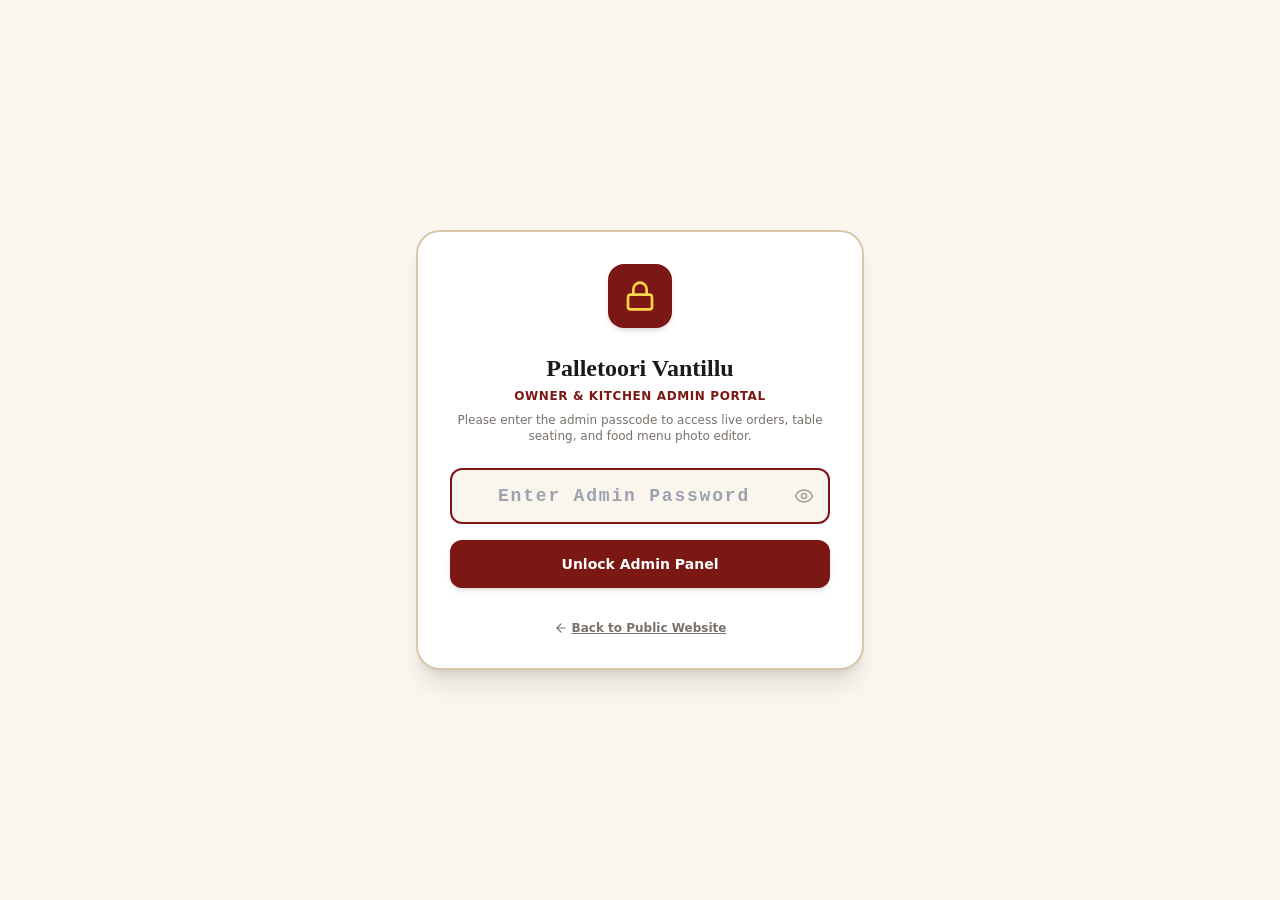
<file: admin.html>
<!DOCTYPE html><html lang="en" class="scroll-smooth"><head><script>(function(){if(location.pathname.indexOf('/palletoori-vantillu')===0){window.__NEXT_P_BASE='/palletoori-vantillu';}})();</script><meta charSet="utf-8"/><meta name="viewport" content="width=device-width, initial-scale=1"/><link rel="stylesheet" href="./_next/static/css/ef5028bf7be05b31.css" data-precedence="next"/><link rel="preload" as="script" fetchPriority="low" href="./_next/static/chunks/webpack-a3c37fcbf859f6f9.js"/><script src="./_next/static/chunks/fd9d1056-86af8b28552becb8.js" async=""></script><script src="./_next/static/chunks/117-549813704f941edf.js" async=""></script><script src="./_next/static/chunks/main-app-40f6fcf3d1aae05f.js" async=""></script><script src="./_next/static/chunks/bc9e92e6-f2c0c3c57dc1220e.js" async=""></script><script src="./_next/static/chunks/622-2c8a27fbf608a7a4.js" async=""></script><script src="./_next/static/chunks/962-884e088684cd025e.js" async=""></script><script src="./_next/static/chunks/420-f4bdb044f1d5508f.js" async=""></script><script src="./_next/static/chunks/app/admin/page-2a4a05df0ff1ac78.js" async=""></script><title>Palletoori Vantillu | Authentic Village Mandi &amp; Biryani | Armur</title><meta name="description" content="4.4★ (57 Google Reviews). Authentic Village-Style Mandi &amp; Biryani on Karimnagar - Nizamabad Rd, Armur, Telangana. Fast delivery via WhatsApp, live table seating tracker, family AC cabins, and royal feast platters."/><meta name="author" content="Palletoori Vantillu"/><meta name="keywords" content="Palletoori Vantillu,Mandi Armur,Biryani Armur,Best Mandi Karimnagar Nizamabad Rd,Chicken Mandi Armur,Mutton Mandi,Mutton Haleem Armur,Paneer Mandi,Telangana Mandi Restaurant"/><meta property="og:title" content="Palletoori Vantillu | Authentic Village Mandi Restaurant"/><meta property="og:description" content="4.4★ rated on Google. Delicious Mutton Haleem, signature chicken and mutton mandi, and warm village ambiance on Karimnagar - Nizamabad Rd, Armur."/><meta property="og:url" content="https://palletoori-vantillu.vercel.app"/><meta property="og:site_name" content="Palletoori Vantillu"/><meta property="og:locale" content="en_IN"/><meta property="og:image" content="https://palletoori-vantillu.vercel.app/logo.png"/><meta property="og:image:width" content="1200"/><meta property="og:image:height" content="630"/><meta property="og:image:alt" content="Palletoori Vantillu Mandi Restaurant"/><meta property="og:type" content="website"/><meta name="twitter:card" content="summary_large_image"/><meta name="twitter:title" content="Palletoori Vantillu | Authentic Village Mandi Restaurant"/><meta name="twitter:description" content="4.4★ rated on Google. Delicious Mutton Haleem, signature chicken and mutton mandi, and warm village ambiance on Karimnagar - Nizamabad Rd, Armur."/><meta name="twitter:image" content="https://palletoori-vantillu.vercel.app/logo.png"/><meta name="twitter:image:width" content="1200"/><meta name="twitter:image:height" content="630"/><meta name="twitter:image:alt" content="Palletoori Vantillu Mandi Restaurant"/><link rel="icon" href="./logo.png"/><script type="application/ld+json">{"@context":"https://schema.org","@type":"Restaurant","name":"Palletoori Vantillu","description":"Authentic Village Mandi & Biryani Restaurant","image":"https://images.unsplash.com/photo-1563379091339-03b21ab4a4f8?w=800","telephone":"074160 39319","priceRange":"₹1–1,200","servesCuisine":["Mandi","Biryani","Telangana Village Cuisine","Halal"],"address":{"@type":"PostalAddress","streetAddress":"Karimnagar - Nizamabad Rd","addressLocality":"Armur","addressRegion":"Telangana","postalCode":"503223","addressCountry":"IN"},"aggregateRating":{"@type":"AggregateRating","ratingValue":"4.4","reviewCount":"57"},"openingHoursSpecification":[{"@type":"OpeningHoursSpecification","dayOfWeek":["Monday","Tuesday","Wednesday","Thursday","Friday","Saturday","Sunday"],"opens":"11:30","closes":"23:00"}]}</script><script src="./_next/static/chunks/polyfills-42372ed130431b0a.js" noModule=""></script></head><body class="parchment-bg min-h-screen text-stone-900 selection:bg-[#7b1814] selection:text-white"><div class="min-h-screen bg-[#fbf7ee] flex items-center justify-center p-4"><div class="w-full max-w-md bg-white rounded-3xl border-2 border-[#d8c7a6] p-8 shadow-xl text-center space-y-6"><div class="w-16 h-16 bg-[#7b1814] text-white rounded-2xl flex items-center justify-center mx-auto shadow-md"><svg xmlns="http://www.w3.org/2000/svg" width="24" height="24" viewBox="0 0 24 24" fill="none" stroke="currentColor" stroke-width="2" stroke-linecap="round" stroke-linejoin="round" class="lucide lucide-lock w-8 h-8 text-amber-300"><rect width="18" height="11" x="3" y="11" rx="2" ry="2"></rect><path d="M7 11V7a5 5 0 0 1 10 0v4"></path></svg></div><div><h1 class="font-serif font-black text-2xl text-stone-900">Palletoori Vantillu</h1><p class="text-xs font-bold text-[#7b1814] uppercase tracking-wider mt-1">Owner &amp; Kitchen Admin Portal</p><p class="text-xs text-stone-500 mt-2">Please enter the admin passcode to access live orders, table seating, and food menu photo editor.</p></div><form class="space-y-4"><div class="relative"><input type="password" required="" autofocus="" placeholder="Enter Admin Password" class="w-full pl-4 pr-12 py-3 text-center tracking-widest text-lg font-mono font-bold bg-[#faf6ee] border-2 border-[#ded0b8] rounded-xl focus:outline-none focus:border-[#7b1814] text-stone-800" value=""/><button type="button" class="absolute right-3 top-1/2 -translate-y-1/2 text-stone-400 hover:text-stone-700 p-1 cursor-pointer transition" title="Show password"><svg xmlns="http://www.w3.org/2000/svg" width="24" height="24" viewBox="0 0 24 24" fill="none" stroke="currentColor" stroke-width="2" stroke-linecap="round" stroke-linejoin="round" class="lucide lucide-eye w-5 h-5"><path d="M2.062 12.348a1 1 0 0 1 0-.696 10.75 10.75 0 0 1 19.876 0 1 1 0 0 1 0 .696 10.75 10.75 0 0 1-19.876 0"></path><circle cx="12" cy="12" r="3"></circle></svg></button></div><button type="submit" class="w-full py-3.5 bg-[#7b1814] hover:bg-[#92201b] text-white rounded-xl font-black text-sm shadow-md transition transform active:scale-95 cursor-pointer">Unlock Admin Panel</button></form><div class="pt-2"><a class="text-xs font-bold text-stone-500 hover:text-[#7b1814] underline flex items-center justify-center gap-1" href="/"><svg xmlns="http://www.w3.org/2000/svg" width="24" height="24" viewBox="0 0 24 24" fill="none" stroke="currentColor" stroke-width="2" stroke-linecap="round" stroke-linejoin="round" class="lucide lucide-arrow-left w-3.5 h-3.5"><path d="m12 19-7-7 7-7"></path><path d="M19 12H5"></path></svg><span>Back to Public Website</span></a></div></div></div><script src="./_next/static/chunks/webpack-a3c37fcbf859f6f9.js" async=""></script><script>(self.__next_f=self.__next_f||[]).push([0]);self.__next_f.push([2,null])</script><script>self.__next_f.push([1,"1:HL[\"/_next/static/css/ef5028bf7be05b31.css\",\"style\"]\n"])</script><script>self.__next_f.push([1,"2:I[2846,[],\"\"]\n4:I[9107,[],\"ClientPageRoot\"]\n5:I[5207,[\"358\",\"static/chunks/bc9e92e6-f2c0c3c57dc1220e.js\",\"622\",\"static/chunks/622-2c8a27fbf608a7a4.js\",\"962\",\"static/chunks/962-884e088684cd025e.js\",\"420\",\"static/chunks/420-f4bdb044f1d5508f.js\",\"3\",\"static/chunks/app/admin/page-2a4a05df0ff1ac78.js\"],\"default\",1]\n6:I[4707,[],\"\"]\n7:I[6423,[],\"\"]\n9:I[1060,[],\"\"]\na:[]\n"])</script><script>self.__next_f.push([1,"0:[\"$\",\"$L2\",null,{\"buildId\":\"qLL46SLjstIQ2mVMAejBP\",\"assetPrefix\":\"\",\"urlParts\":[\"\",\"admin\"],\"initialTree\":[\"\",{\"children\":[\"admin\",{\"children\":[\"__PAGE__\",{}]}]},\"$undefined\",\"$undefined\",true],\"initialSeedData\":[\"\",{\"children\":[\"admin\",{\"children\":[\"__PAGE__\",{},[[\"$L3\",[\"$\",\"$L4\",null,{\"props\":{\"params\":{},\"searchParams\":{}},\"Component\":\"$5\"}],null],null],null]},[null,[\"$\",\"$L6\",null,{\"parallelRouterKey\":\"children\",\"segmentPath\":[\"children\",\"admin\",\"children\"],\"error\":\"$undefined\",\"errorStyles\":\"$undefined\",\"errorScripts\":\"$undefined\",\"template\":[\"$\",\"$L7\",null,{}],\"templateStyles\":\"$undefined\",\"templateScripts\":\"$undefined\",\"notFound\":\"$undefined\",\"notFoundStyles\":\"$undefined\"}]],null]},[[[[\"$\",\"link\",\"0\",{\"rel\":\"stylesheet\",\"href\":\"/_next/static/css/ef5028bf7be05b31.css\",\"precedence\":\"next\",\"crossOrigin\":\"$undefined\"}]],[\"$\",\"html\",null,{\"lang\":\"en\",\"className\":\"scroll-smooth\",\"children\":[[\"$\",\"head\",null,{\"children\":[\"$\",\"script\",null,{\"type\":\"application/ld+json\",\"dangerouslySetInnerHTML\":{\"__html\":\"{\\\"@context\\\":\\\"https://schema.org\\\",\\\"@type\\\":\\\"Restaurant\\\",\\\"name\\\":\\\"Palletoori Vantillu\\\",\\\"description\\\":\\\"Authentic Village Mandi \u0026 Biryani Restaurant\\\",\\\"image\\\":\\\"https://images.unsplash.com/photo-1563379091339-03b21ab4a4f8?w=800\\\",\\\"telephone\\\":\\\"074160 39319\\\",\\\"priceRange\\\":\\\"₹1–1,200\\\",\\\"servesCuisine\\\":[\\\"Mandi\\\",\\\"Biryani\\\",\\\"Telangana Village Cuisine\\\",\\\"Halal\\\"],\\\"address\\\":{\\\"@type\\\":\\\"PostalAddress\\\",\\\"streetAddress\\\":\\\"Karimnagar - Nizamabad Rd\\\",\\\"addressLocality\\\":\\\"Armur\\\",\\\"addressRegion\\\":\\\"Telangana\\\",\\\"postalCode\\\":\\\"503223\\\",\\\"addressCountry\\\":\\\"IN\\\"},\\\"aggregateRating\\\":{\\\"@type\\\":\\\"AggregateRating\\\",\\\"ratingValue\\\":\\\"4.4\\\",\\\"reviewCount\\\":\\\"57\\\"},\\\"openingHoursSpecification\\\":[{\\\"@type\\\":\\\"OpeningHoursSpecification\\\",\\\"dayOfWeek\\\":[\\\"Monday\\\",\\\"Tuesday\\\",\\\"Wednesday\\\",\\\"Thursday\\\",\\\"Friday\\\",\\\"Saturday\\\",\\\"Sunday\\\"],\\\"opens\\\":\\\"11:30\\\",\\\"closes\\\":\\\"23:00\\\"}]}\"}}]}],[\"$\",\"body\",null,{\"className\":\"parchment-bg min-h-screen text-stone-900 selection:bg-[#7b1814] selection:text-white\",\"children\":[\"$\",\"$L6\",null,{\"parallelRouterKey\":\"children\",\"segmentPath\":[\"children\"],\"error\":\"$undefined\",\"errorStyles\":\"$undefined\",\"errorScripts\":\"$undefined\",\"template\":[\"$\",\"$L7\",null,{}],\"templateStyles\":\"$undefined\",\"templateScripts\":\"$undefined\",\"notFound\":[[\"$\",\"title\",null,{\"children\":\"404: This page could not be found.\"}],[\"$\",\"div\",null,{\"style\":{\"fontFamily\":\"system-ui,\\\"Segoe UI\\\",Roboto,Helvetica,Arial,sans-serif,\\\"Apple Color Emoji\\\",\\\"Segoe UI Emoji\\\"\",\"height\":\"100vh\",\"textAlign\":\"center\",\"display\":\"flex\",\"flexDirection\":\"column\",\"alignItems\":\"center\",\"justifyContent\":\"center\"},\"children\":[\"$\",\"div\",null,{\"children\":[[\"$\",\"style\",null,{\"dangerouslySetInnerHTML\":{\"__html\":\"body{color:#000;background:#fff;margin:0}.next-error-h1{border-right:1px solid rgba(0,0,0,.3)}@media (prefers-color-scheme:dark){body{color:#fff;background:#000}.next-error-h1{border-right:1px solid rgba(255,255,255,.3)}}\"}}],[\"$\",\"h1\",null,{\"className\":\"next-error-h1\",\"style\":{\"display\":\"inline-block\",\"margin\":\"0 20px 0 0\",\"padding\":\"0 23px 0 0\",\"fontSize\":24,\"fontWeight\":500,\"verticalAlign\":\"top\",\"lineHeight\":\"49px\"},\"children\":\"404\"}],[\"$\",\"div\",null,{\"style\":{\"display\":\"inline-block\"},\"children\":[\"$\",\"h2\",null,{\"style\":{\"fontSize\":14,\"fontWeight\":400,\"lineHeight\":\"49px\",\"margin\":0},\"children\":\"This page could not be found.\"}]}]]}]}]],\"notFoundStyles\":[]}]}]]}]],null],null],\"couldBeIntercepted\":false,\"initialHead\":[null,\"$L8\"],\"globalErrorComponent\":\"$9\",\"missingSlots\":\"$Wa\"}]\n"])</script><script>self.__next_f.push([1,"8:[[\"$\",\"meta\",\"0\",{\"name\":\"viewport\",\"content\":\"width=device-width, initial-scale=1\"}],[\"$\",\"meta\",\"1\",{\"charSet\":\"utf-8\"}],[\"$\",\"title\",\"2\",{\"children\":\"Palletoori Vantillu | Authentic Village Mandi \u0026 Biryani | Armur\"}],[\"$\",\"meta\",\"3\",{\"name\":\"description\",\"content\":\"4.4★ (57 Google Reviews). Authentic Village-Style Mandi \u0026 Biryani on Karimnagar - Nizamabad Rd, Armur, Telangana. Fast delivery via WhatsApp, live table seating tracker, family AC cabins, and royal feast platters.\"}],[\"$\",\"meta\",\"4\",{\"name\":\"author\",\"content\":\"Palletoori Vantillu\"}],[\"$\",\"meta\",\"5\",{\"name\":\"keywords\",\"content\":\"Palletoori Vantillu,Mandi Armur,Biryani Armur,Best Mandi Karimnagar Nizamabad Rd,Chicken Mandi Armur,Mutton Mandi,Mutton Haleem Armur,Paneer Mandi,Telangana Mandi Restaurant\"}],[\"$\",\"meta\",\"6\",{\"property\":\"og:title\",\"content\":\"Palletoori Vantillu | Authentic Village Mandi Restaurant\"}],[\"$\",\"meta\",\"7\",{\"property\":\"og:description\",\"content\":\"4.4★ rated on Google. Delicious Mutton Haleem, signature chicken and mutton mandi, and warm village ambiance on Karimnagar - Nizamabad Rd, Armur.\"}],[\"$\",\"meta\",\"8\",{\"property\":\"og:url\",\"content\":\"https://palletoori-vantillu.vercel.app\"}],[\"$\",\"meta\",\"9\",{\"property\":\"og:site_name\",\"content\":\"Palletoori Vantillu\"}],[\"$\",\"meta\",\"10\",{\"property\":\"og:locale\",\"content\":\"en_IN\"}],[\"$\",\"meta\",\"11\",{\"property\":\"og:image\",\"content\":\"https://palletoori-vantillu.vercel.app/logo.png\"}],[\"$\",\"meta\",\"12\",{\"property\":\"og:image:width\",\"content\":\"1200\"}],[\"$\",\"meta\",\"13\",{\"property\":\"og:image:height\",\"content\":\"630\"}],[\"$\",\"meta\",\"14\",{\"property\":\"og:image:alt\",\"content\":\"Palletoori Vantillu Mandi Restaurant\"}],[\"$\",\"meta\",\"15\",{\"property\":\"og:type\",\"content\":\"website\"}],[\"$\",\"meta\",\"16\",{\"name\":\"twitter:card\",\"content\":\"summary_large_image\"}],[\"$\",\"meta\",\"17\",{\"name\":\"twitter:title\",\"content\":\"Palletoori Vantillu | Authentic Village Mandi Restaurant\"}],[\"$\",\"meta\",\"18\",{\"name\":\"twitter:description\",\"content\":\"4.4★ rated on Google. Delicious Mutton Haleem, signature chicken and mutton mandi, and warm village ambiance on Karimnagar - Nizamabad Rd, Armur.\"}],[\"$\",\"meta\",\"19\",{\"name\":\"twitter:image\",\"content\":\"https://palletoori-vantillu.vercel.app/logo.png\"}],[\"$\",\"meta\",\"20\",{\"name\":\"twitter:image:width\",\"content\":\"1200\"}],[\"$\",\"meta\",\"21\",{\"name\":\"twitter:image:height\",\"content\":\"630\"}],[\"$\",\"meta\",\"22\",{\"name\":\"twitter:image:alt\",\"content\":\"Palletoori Vantillu Mandi Restaurant\"}],[\"$\",\"link\",\"23\",{\"rel\":\"icon\",\"href\":\"/logo.png\"}]]\n"])</script><script>self.__next_f.push([1,"3:null\n"])</script></body></html>
</file>
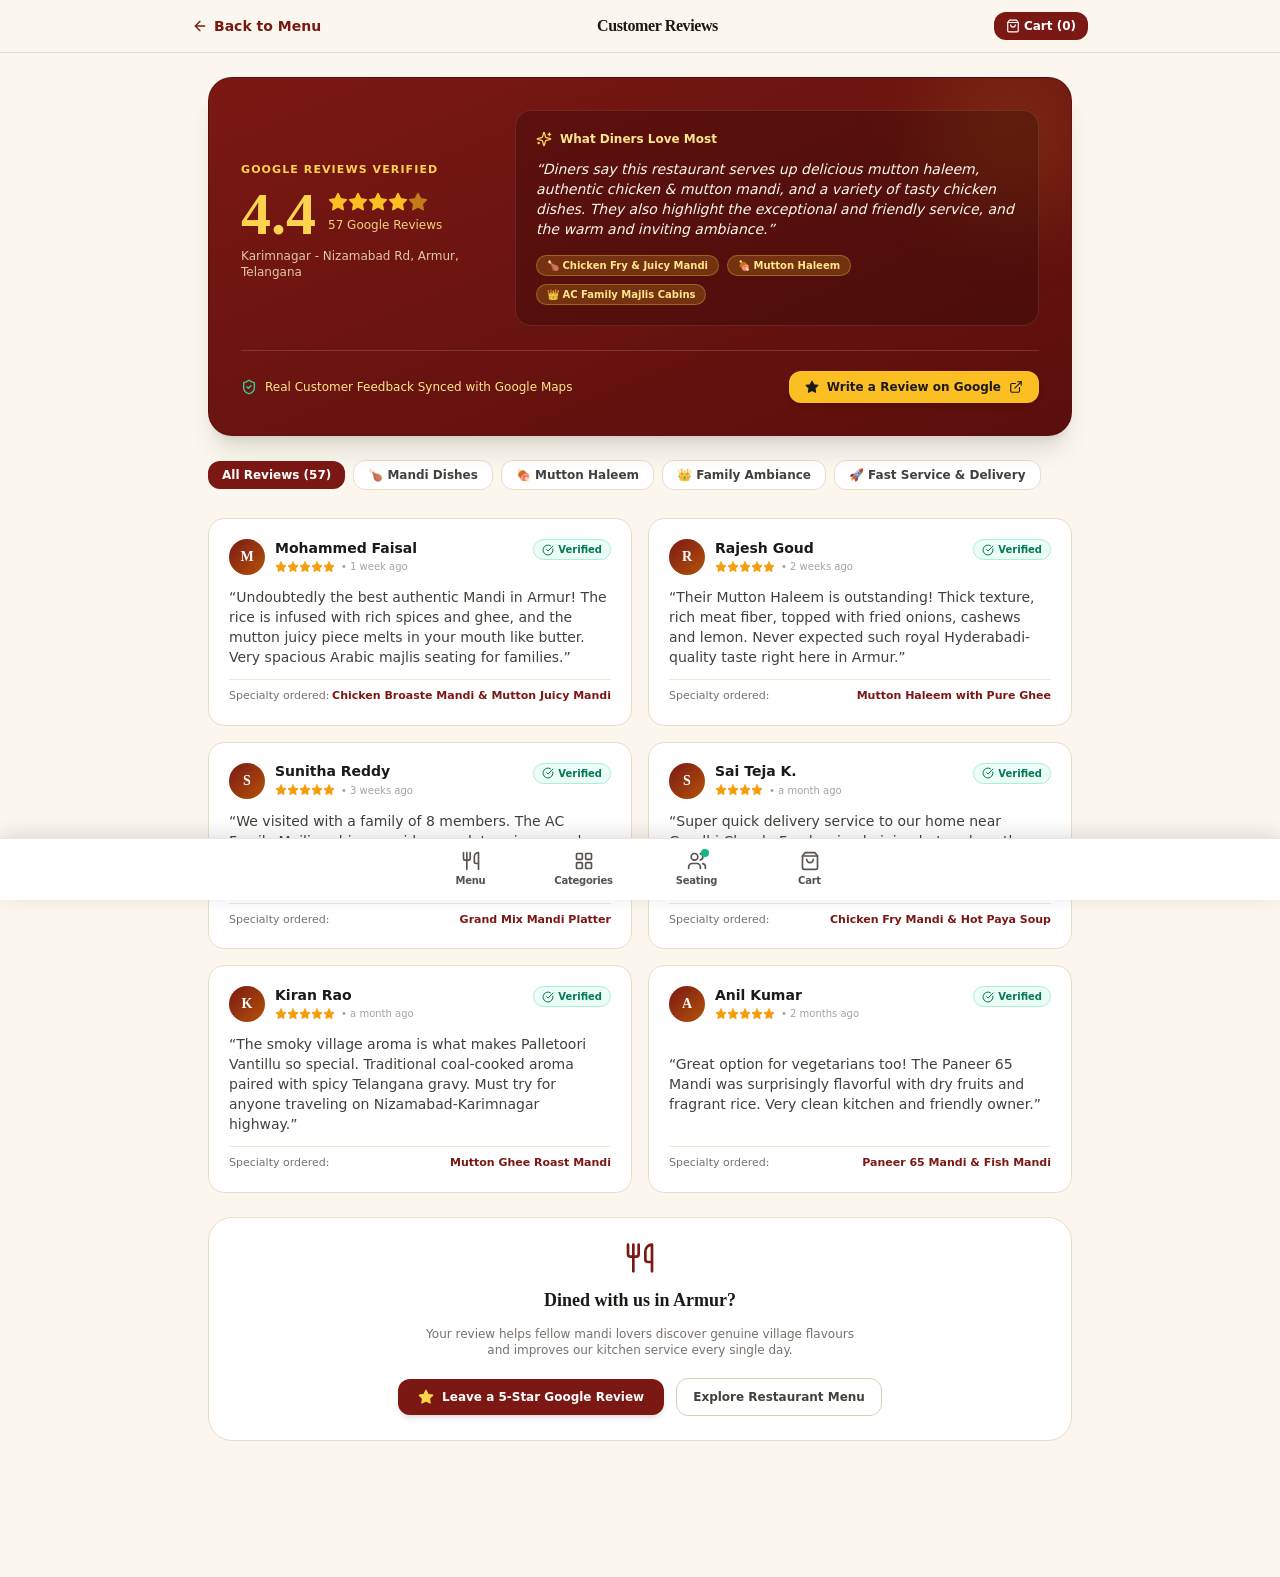
<file: reviews.html>
<!DOCTYPE html><html lang="en" class="scroll-smooth"><head><script>(function(){if(location.pathname.indexOf('/palletoori-vantillu')===0){window.__NEXT_P_BASE='/palletoori-vantillu';}})();</script><meta charSet="utf-8"/><meta name="viewport" content="width=device-width, initial-scale=1"/><link rel="stylesheet" href="./_next/static/css/ef5028bf7be05b31.css" data-precedence="next"/><link rel="preload" as="script" fetchPriority="low" href="./_next/static/chunks/webpack-a3c37fcbf859f6f9.js"/><script src="./_next/static/chunks/fd9d1056-86af8b28552becb8.js" async=""></script><script src="./_next/static/chunks/117-549813704f941edf.js" async=""></script><script src="./_next/static/chunks/main-app-40f6fcf3d1aae05f.js" async=""></script><script src="./_next/static/chunks/622-2c8a27fbf608a7a4.js" async=""></script><script src="./_next/static/chunks/420-f4bdb044f1d5508f.js" async=""></script><script src="./_next/static/chunks/69-29a4d4a1826dccdd.js" async=""></script><script src="./_next/static/chunks/app/reviews/page-a78a75935d1f0f41.js" async=""></script><title>Palletoori Vantillu | Authentic Village Mandi &amp; Biryani | Armur</title><meta name="description" content="4.4★ (57 Google Reviews). Authentic Village-Style Mandi &amp; Biryani on Karimnagar - Nizamabad Rd, Armur, Telangana. Fast delivery via WhatsApp, live table seating tracker, family AC cabins, and royal feast platters."/><meta name="author" content="Palletoori Vantillu"/><meta name="keywords" content="Palletoori Vantillu,Mandi Armur,Biryani Armur,Best Mandi Karimnagar Nizamabad Rd,Chicken Mandi Armur,Mutton Mandi,Mutton Haleem Armur,Paneer Mandi,Telangana Mandi Restaurant"/><meta property="og:title" content="Palletoori Vantillu | Authentic Village Mandi Restaurant"/><meta property="og:description" content="4.4★ rated on Google. Delicious Mutton Haleem, signature chicken and mutton mandi, and warm village ambiance on Karimnagar - Nizamabad Rd, Armur."/><meta property="og:url" content="https://palletoori-vantillu.vercel.app"/><meta property="og:site_name" content="Palletoori Vantillu"/><meta property="og:locale" content="en_IN"/><meta property="og:image" content="https://palletoori-vantillu.vercel.app/logo.png"/><meta property="og:image:width" content="1200"/><meta property="og:image:height" content="630"/><meta property="og:image:alt" content="Palletoori Vantillu Mandi Restaurant"/><meta property="og:type" content="website"/><meta name="twitter:card" content="summary_large_image"/><meta name="twitter:title" content="Palletoori Vantillu | Authentic Village Mandi Restaurant"/><meta name="twitter:description" content="4.4★ rated on Google. Delicious Mutton Haleem, signature chicken and mutton mandi, and warm village ambiance on Karimnagar - Nizamabad Rd, Armur."/><meta name="twitter:image" content="https://palletoori-vantillu.vercel.app/logo.png"/><meta name="twitter:image:width" content="1200"/><meta name="twitter:image:height" content="630"/><meta name="twitter:image:alt" content="Palletoori Vantillu Mandi Restaurant"/><link rel="icon" href="./logo.png"/><script type="application/ld+json">{"@context":"https://schema.org","@type":"Restaurant","name":"Palletoori Vantillu","description":"Authentic Village Mandi & Biryani Restaurant","image":"https://images.unsplash.com/photo-1563379091339-03b21ab4a4f8?w=800","telephone":"074160 39319","priceRange":"₹1–1,200","servesCuisine":["Mandi","Biryani","Telangana Village Cuisine","Halal"],"address":{"@type":"PostalAddress","streetAddress":"Karimnagar - Nizamabad Rd","addressLocality":"Armur","addressRegion":"Telangana","postalCode":"503223","addressCountry":"IN"},"aggregateRating":{"@type":"AggregateRating","ratingValue":"4.4","reviewCount":"57"},"openingHoursSpecification":[{"@type":"OpeningHoursSpecification","dayOfWeek":["Monday","Tuesday","Wednesday","Thursday","Friday","Saturday","Sunday"],"opens":"11:30","closes":"23:00"}]}</script><script src="./_next/static/chunks/polyfills-42372ed130431b0a.js" noModule=""></script></head><body class="parchment-bg min-h-screen text-stone-900 selection:bg-[#7b1814] selection:text-white"><div class="min-h-screen bg-[#fbf7ee] text-stone-900 pb-28"><header class="sticky top-0 z-30 bg-[#fbf7ee]/95 backdrop-blur-md border-b border-[#e8dec8] px-4 py-3"><div class="max-w-4xl mx-auto flex items-center justify-between"><a class="flex items-center gap-1.5 text-xs sm:text-sm font-bold text-[#7b1814] hover:underline" href="/"><svg xmlns="http://www.w3.org/2000/svg" width="24" height="24" viewBox="0 0 24 24" fill="none" stroke="currentColor" stroke-width="2" stroke-linecap="round" stroke-linejoin="round" class="lucide lucide-arrow-left w-4 h-4"><path d="m12 19-7-7 7-7"></path><path d="M19 12H5"></path></svg><span>Back to Menu</span></a><div class="flex items-center gap-2"><span class="font-serif font-black text-sm sm:text-base text-stone-900 tracking-tight">Customer Reviews</span></div><a class="flex items-center gap-1 bg-[#7b1814] text-white text-xs font-bold px-3 py-1.5 rounded-xl hover:bg-[#92201b] transition shadow-xs" href="./cart"><svg xmlns="http://www.w3.org/2000/svg" width="24" height="24" viewBox="0 0 24 24" fill="none" stroke="currentColor" stroke-width="2" stroke-linecap="round" stroke-linejoin="round" class="lucide lucide-shopping-bag w-3.5 h-3.5"><path d="M6 2 3 6v14a2 2 0 0 0 2 2h14a2 2 0 0 0 2-2V6l-3-4Z"></path><path d="M3 6h18"></path><path d="M16 10a4 4 0 0 1-8 0"></path></svg><span>Cart (<!-- -->0<!-- -->)</span></a></div></header><main class="max-w-4xl mx-auto px-4 py-6 space-y-6"><div class="bg-gradient-to-br from-[#7b1814] to-[#5a0f0c] text-white rounded-3xl p-6 sm:p-8 shadow-xl border border-red-950/40 relative overflow-hidden"><div class="absolute right-0 top-0 translate-x-8 -translate-y-8 w-44 h-44 bg-amber-400/10 rounded-full blur-2xl pointer-events-none"></div><div class="relative z-10 grid grid-cols-1 md:grid-cols-3 gap-6 items-center"><div class="text-center md:text-left space-y-1"><span class="text-[11px] font-black uppercase tracking-widest text-amber-300">Google Reviews Verified</span><div class="flex items-center justify-center md:justify-start gap-3"><span class="font-serif font-black text-5xl sm:text-6xl text-amber-300">4.4</span><div><div class="flex text-amber-400"><svg xmlns="http://www.w3.org/2000/svg" width="24" height="24" viewBox="0 0 24 24" fill="none" stroke="currentColor" stroke-width="2" stroke-linecap="round" stroke-linejoin="round" class="lucide lucide-star w-5 h-5 fill-current"><polygon points="12 2 15.09 8.26 22 9.27 17 14.14 18.18 21.02 12 17.77 5.82 21.02 7 14.14 2 9.27 8.91 8.26 12 2"></polygon></svg><svg xmlns="http://www.w3.org/2000/svg" width="24" height="24" viewBox="0 0 24 24" fill="none" stroke="currentColor" stroke-width="2" stroke-linecap="round" stroke-linejoin="round" class="lucide lucide-star w-5 h-5 fill-current"><polygon points="12 2 15.09 8.26 22 9.27 17 14.14 18.18 21.02 12 17.77 5.82 21.02 7 14.14 2 9.27 8.91 8.26 12 2"></polygon></svg><svg xmlns="http://www.w3.org/2000/svg" width="24" height="24" viewBox="0 0 24 24" fill="none" stroke="currentColor" stroke-width="2" stroke-linecap="round" stroke-linejoin="round" class="lucide lucide-star w-5 h-5 fill-current"><polygon points="12 2 15.09 8.26 22 9.27 17 14.14 18.18 21.02 12 17.77 5.82 21.02 7 14.14 2 9.27 8.91 8.26 12 2"></polygon></svg><svg xmlns="http://www.w3.org/2000/svg" width="24" height="24" viewBox="0 0 24 24" fill="none" stroke="currentColor" stroke-width="2" stroke-linecap="round" stroke-linejoin="round" class="lucide lucide-star w-5 h-5 fill-current"><polygon points="12 2 15.09 8.26 22 9.27 17 14.14 18.18 21.02 12 17.77 5.82 21.02 7 14.14 2 9.27 8.91 8.26 12 2"></polygon></svg><svg xmlns="http://www.w3.org/2000/svg" width="24" height="24" viewBox="0 0 24 24" fill="none" stroke="currentColor" stroke-width="2" stroke-linecap="round" stroke-linejoin="round" class="lucide lucide-star w-5 h-5 fill-current opacity-60"><polygon points="12 2 15.09 8.26 22 9.27 17 14.14 18.18 21.02 12 17.77 5.82 21.02 7 14.14 2 9.27 8.91 8.26 12 2"></polygon></svg></div><span class="text-xs text-amber-200/90 font-medium">57 Google Reviews</span></div></div><p class="text-xs text-amber-100/80">Karimnagar - Nizamabad Rd, Armur, Telangana</p></div><div class="md:col-span-2 space-y-3 bg-black/20 p-4 sm:p-5 rounded-2xl border border-white/10 backdrop-blur-xs"><div class="flex items-center gap-2 text-xs font-bold text-amber-200"><svg xmlns="http://www.w3.org/2000/svg" width="24" height="24" viewBox="0 0 24 24" fill="none" stroke="currentColor" stroke-width="2" stroke-linecap="round" stroke-linejoin="round" class="lucide lucide-sparkles w-4 h-4 text-amber-300"><path d="M9.937 15.5A2 2 0 0 0 8.5 14.063l-6.135-1.582a.5.5 0 0 1 0-.962L8.5 9.936A2 2 0 0 0 9.937 8.5l1.582-6.135a.5.5 0 0 1 .963 0L14.063 8.5A2 2 0 0 0 15.5 9.937l6.135 1.581a.5.5 0 0 1 0 .964L15.5 14.063a2 2 0 0 0-1.437 1.437l-1.582 6.135a.5.5 0 0 1-.963 0z"></path><path d="M20 3v4"></path><path d="M22 5h-4"></path><path d="M4 17v2"></path><path d="M5 18H3"></path></svg><span>What Diners Love Most</span></div><p class="text-xs sm:text-sm text-[#fbf7ee] leading-relaxed italic">“Diners say this restaurant serves up delicious mutton haleem, authentic chicken &amp; mutton mandi, and a variety of tasty chicken dishes. They also highlight the exceptional and friendly service, and the warm and inviting ambiance.”</p><div class="flex flex-wrap items-center gap-2 pt-1"><span class="px-2.5 py-0.5 rounded-full bg-amber-400/20 text-amber-200 text-[10px] font-bold border border-amber-300/30">🍗 Chicken Fry &amp; Juicy Mandi</span><span class="px-2.5 py-0.5 rounded-full bg-amber-400/20 text-amber-200 text-[10px] font-bold border border-amber-300/30">🍖 Mutton Haleem</span><span class="px-2.5 py-0.5 rounded-full bg-amber-400/20 text-amber-200 text-[10px] font-bold border border-amber-300/30">👑 AC Family Majlis Cabins</span></div></div></div><div class="relative z-10 mt-6 pt-5 border-t border-white/15 flex flex-wrap items-center justify-between gap-3"><div class="flex items-center gap-2 text-xs text-amber-200"><svg xmlns="http://www.w3.org/2000/svg" width="24" height="24" viewBox="0 0 24 24" fill="none" stroke="currentColor" stroke-width="2" stroke-linecap="round" stroke-linejoin="round" class="lucide lucide-shield-check w-4 h-4 text-emerald-400"><path d="M20 13c0 5-3.5 7.5-7.66 8.95a1 1 0 0 1-.67-.01C7.5 20.5 4 18 4 13V6a1 1 0 0 1 1-1c2 0 4.5-1.2 6.24-2.72a1.17 1.17 0 0 1 1.52 0C14.51 3.81 17 5 19 5a1 1 0 0 1 1 1z"></path><path d="m9 12 2 2 4-4"></path></svg><span>Real Customer Feedback Synced with Google Maps</span></div><a href="https://www.google.com/search?q=palletoori+vantillu#lrd=0x3bcdc1701ddc07d1:0x9cd996c224fc3306,1" target="_blank" rel="noopener noreferrer" class="inline-flex items-center gap-2 bg-amber-400 hover:bg-amber-300 text-stone-900 px-4 py-2 rounded-xl text-xs font-black shadow-md transition transform active:scale-95"><svg xmlns="http://www.w3.org/2000/svg" width="24" height="24" viewBox="0 0 24 24" fill="none" stroke="currentColor" stroke-width="2" stroke-linecap="round" stroke-linejoin="round" class="lucide lucide-star w-3.5 h-3.5 fill-current"><polygon points="12 2 15.09 8.26 22 9.27 17 14.14 18.18 21.02 12 17.77 5.82 21.02 7 14.14 2 9.27 8.91 8.26 12 2"></polygon></svg><span>Write a Review on Google</span><svg xmlns="http://www.w3.org/2000/svg" width="24" height="24" viewBox="0 0 24 24" fill="none" stroke="currentColor" stroke-width="2" stroke-linecap="round" stroke-linejoin="round" class="lucide lucide-external-link w-3.5 h-3.5"><path d="M15 3h6v6"></path><path d="M10 14 21 3"></path><path d="M18 13v6a2 2 0 0 1-2 2H5a2 2 0 0 1-2-2V8a2 2 0 0 1 2-2h6"></path></svg></a></div></div><div class="flex items-center gap-2 overflow-x-auto pb-1 no-scrollbar"><button class="px-3.5 py-1.5 rounded-xl text-xs font-bold whitespace-nowrap transition shadow-2xs bg-[#7b1814] text-white shadow-xs">All Reviews (57)</button><button class="px-3.5 py-1.5 rounded-xl text-xs font-bold whitespace-nowrap transition shadow-2xs bg-white border border-[#ebdcc8] text-stone-700 hover:bg-[#faf4e8]">🍗 Mandi Dishes</button><button class="px-3.5 py-1.5 rounded-xl text-xs font-bold whitespace-nowrap transition shadow-2xs bg-white border border-[#ebdcc8] text-stone-700 hover:bg-[#faf4e8]">🍖 Mutton Haleem</button><button class="px-3.5 py-1.5 rounded-xl text-xs font-bold whitespace-nowrap transition shadow-2xs bg-white border border-[#ebdcc8] text-stone-700 hover:bg-[#faf4e8]">👑 Family Ambiance</button><button class="px-3.5 py-1.5 rounded-xl text-xs font-bold whitespace-nowrap transition shadow-2xs bg-white border border-[#ebdcc8] text-stone-700 hover:bg-[#faf4e8]">🚀 Fast Service &amp; Delivery</button></div><div class="grid grid-cols-1 md:grid-cols-2 gap-4"><div class="bg-white p-5 rounded-2xl border border-[#ebdcc8] shadow-xs flex flex-col justify-between space-y-3 hover:border-amber-400 transition"><div class="flex items-start justify-between gap-2"><div class="flex items-center gap-2.5"><div class="w-9 h-9 rounded-full bg-gradient-to-br from-[#7b1814] to-amber-700 text-white font-serif font-bold text-sm flex items-center justify-center flex-shrink-0 shadow-xs">M</div><div><h4 class="font-bold text-sm text-stone-900 leading-tight">Mohammed Faisal</h4><div class="flex items-center gap-1.5 mt-0.5"><div class="flex text-amber-500"><svg xmlns="http://www.w3.org/2000/svg" width="24" height="24" viewBox="0 0 24 24" fill="none" stroke="currentColor" stroke-width="2" stroke-linecap="round" stroke-linejoin="round" class="lucide lucide-star w-3 h-3 fill-current"><polygon points="12 2 15.09 8.26 22 9.27 17 14.14 18.18 21.02 12 17.77 5.82 21.02 7 14.14 2 9.27 8.91 8.26 12 2"></polygon></svg><svg xmlns="http://www.w3.org/2000/svg" width="24" height="24" viewBox="0 0 24 24" fill="none" stroke="currentColor" stroke-width="2" stroke-linecap="round" stroke-linejoin="round" class="lucide lucide-star w-3 h-3 fill-current"><polygon points="12 2 15.09 8.26 22 9.27 17 14.14 18.18 21.02 12 17.77 5.82 21.02 7 14.14 2 9.27 8.91 8.26 12 2"></polygon></svg><svg xmlns="http://www.w3.org/2000/svg" width="24" height="24" viewBox="0 0 24 24" fill="none" stroke="currentColor" stroke-width="2" stroke-linecap="round" stroke-linejoin="round" class="lucide lucide-star w-3 h-3 fill-current"><polygon points="12 2 15.09 8.26 22 9.27 17 14.14 18.18 21.02 12 17.77 5.82 21.02 7 14.14 2 9.27 8.91 8.26 12 2"></polygon></svg><svg xmlns="http://www.w3.org/2000/svg" width="24" height="24" viewBox="0 0 24 24" fill="none" stroke="currentColor" stroke-width="2" stroke-linecap="round" stroke-linejoin="round" class="lucide lucide-star w-3 h-3 fill-current"><polygon points="12 2 15.09 8.26 22 9.27 17 14.14 18.18 21.02 12 17.77 5.82 21.02 7 14.14 2 9.27 8.91 8.26 12 2"></polygon></svg><svg xmlns="http://www.w3.org/2000/svg" width="24" height="24" viewBox="0 0 24 24" fill="none" stroke="currentColor" stroke-width="2" stroke-linecap="round" stroke-linejoin="round" class="lucide lucide-star w-3 h-3 fill-current"><polygon points="12 2 15.09 8.26 22 9.27 17 14.14 18.18 21.02 12 17.77 5.82 21.02 7 14.14 2 9.27 8.91 8.26 12 2"></polygon></svg></div><span class="text-[10px] text-stone-400">• <!-- -->1 week ago</span></div></div></div><span class="inline-flex items-center gap-1 text-[10px] font-bold text-emerald-700 bg-emerald-50 border border-emerald-200 px-2 py-0.5 rounded-full flex-shrink-0"><svg xmlns="http://www.w3.org/2000/svg" width="24" height="24" viewBox="0 0 24 24" fill="none" stroke="currentColor" stroke-width="2" stroke-linecap="round" stroke-linejoin="round" class="lucide lucide-circle-check-big w-3 h-3"><path d="M21.801 10A10 10 0 1 1 17 3.335"></path><path d="m9 11 3 3L22 4"></path></svg><span>Verified</span></span></div><p class="text-xs sm:text-sm text-stone-700 leading-relaxed">“<!-- -->Undoubtedly the best authentic Mandi in Armur! The rice is infused with rich spices and ghee, and the mutton juicy piece melts in your mouth like butter. Very spacious Arabic majlis seating for families.<!-- -->”</p><div class="pt-2 border-t border-[#f2e7d5] flex items-center justify-between text-[11px]"><span class="text-stone-500">Specialty ordered:</span><span class="font-bold text-[#7b1814]">Chicken Broaste Mandi &amp; Mutton Juicy Mandi</span></div></div><div class="bg-white p-5 rounded-2xl border border-[#ebdcc8] shadow-xs flex flex-col justify-between space-y-3 hover:border-amber-400 transition"><div class="flex items-start justify-between gap-2"><div class="flex items-center gap-2.5"><div class="w-9 h-9 rounded-full bg-gradient-to-br from-[#7b1814] to-amber-700 text-white font-serif font-bold text-sm flex items-center justify-center flex-shrink-0 shadow-xs">R</div><div><h4 class="font-bold text-sm text-stone-900 leading-tight">Rajesh Goud</h4><div class="flex items-center gap-1.5 mt-0.5"><div class="flex text-amber-500"><svg xmlns="http://www.w3.org/2000/svg" width="24" height="24" viewBox="0 0 24 24" fill="none" stroke="currentColor" stroke-width="2" stroke-linecap="round" stroke-linejoin="round" class="lucide lucide-star w-3 h-3 fill-current"><polygon points="12 2 15.09 8.26 22 9.27 17 14.14 18.18 21.02 12 17.77 5.82 21.02 7 14.14 2 9.27 8.91 8.26 12 2"></polygon></svg><svg xmlns="http://www.w3.org/2000/svg" width="24" height="24" viewBox="0 0 24 24" fill="none" stroke="currentColor" stroke-width="2" stroke-linecap="round" stroke-linejoin="round" class="lucide lucide-star w-3 h-3 fill-current"><polygon points="12 2 15.09 8.26 22 9.27 17 14.14 18.18 21.02 12 17.77 5.82 21.02 7 14.14 2 9.27 8.91 8.26 12 2"></polygon></svg><svg xmlns="http://www.w3.org/2000/svg" width="24" height="24" viewBox="0 0 24 24" fill="none" stroke="currentColor" stroke-width="2" stroke-linecap="round" stroke-linejoin="round" class="lucide lucide-star w-3 h-3 fill-current"><polygon points="12 2 15.09 8.26 22 9.27 17 14.14 18.18 21.02 12 17.77 5.82 21.02 7 14.14 2 9.27 8.91 8.26 12 2"></polygon></svg><svg xmlns="http://www.w3.org/2000/svg" width="24" height="24" viewBox="0 0 24 24" fill="none" stroke="currentColor" stroke-width="2" stroke-linecap="round" stroke-linejoin="round" class="lucide lucide-star w-3 h-3 fill-current"><polygon points="12 2 15.09 8.26 22 9.27 17 14.14 18.18 21.02 12 17.77 5.82 21.02 7 14.14 2 9.27 8.91 8.26 12 2"></polygon></svg><svg xmlns="http://www.w3.org/2000/svg" width="24" height="24" viewBox="0 0 24 24" fill="none" stroke="currentColor" stroke-width="2" stroke-linecap="round" stroke-linejoin="round" class="lucide lucide-star w-3 h-3 fill-current"><polygon points="12 2 15.09 8.26 22 9.27 17 14.14 18.18 21.02 12 17.77 5.82 21.02 7 14.14 2 9.27 8.91 8.26 12 2"></polygon></svg></div><span class="text-[10px] text-stone-400">• <!-- -->2 weeks ago</span></div></div></div><span class="inline-flex items-center gap-1 text-[10px] font-bold text-emerald-700 bg-emerald-50 border border-emerald-200 px-2 py-0.5 rounded-full flex-shrink-0"><svg xmlns="http://www.w3.org/2000/svg" width="24" height="24" viewBox="0 0 24 24" fill="none" stroke="currentColor" stroke-width="2" stroke-linecap="round" stroke-linejoin="round" class="lucide lucide-circle-check-big w-3 h-3"><path d="M21.801 10A10 10 0 1 1 17 3.335"></path><path d="m9 11 3 3L22 4"></path></svg><span>Verified</span></span></div><p class="text-xs sm:text-sm text-stone-700 leading-relaxed">“<!-- -->Their Mutton Haleem is outstanding! Thick texture, rich meat fiber, topped with fried onions, cashews and lemon. Never expected such royal Hyderabadi-quality taste right here in Armur.<!-- -->”</p><div class="pt-2 border-t border-[#f2e7d5] flex items-center justify-between text-[11px]"><span class="text-stone-500">Specialty ordered:</span><span class="font-bold text-[#7b1814]">Mutton Haleem with Pure Ghee</span></div></div><div class="bg-white p-5 rounded-2xl border border-[#ebdcc8] shadow-xs flex flex-col justify-between space-y-3 hover:border-amber-400 transition"><div class="flex items-start justify-between gap-2"><div class="flex items-center gap-2.5"><div class="w-9 h-9 rounded-full bg-gradient-to-br from-[#7b1814] to-amber-700 text-white font-serif font-bold text-sm flex items-center justify-center flex-shrink-0 shadow-xs">S</div><div><h4 class="font-bold text-sm text-stone-900 leading-tight">Sunitha Reddy</h4><div class="flex items-center gap-1.5 mt-0.5"><div class="flex text-amber-500"><svg xmlns="http://www.w3.org/2000/svg" width="24" height="24" viewBox="0 0 24 24" fill="none" stroke="currentColor" stroke-width="2" stroke-linecap="round" stroke-linejoin="round" class="lucide lucide-star w-3 h-3 fill-current"><polygon points="12 2 15.09 8.26 22 9.27 17 14.14 18.18 21.02 12 17.77 5.82 21.02 7 14.14 2 9.27 8.91 8.26 12 2"></polygon></svg><svg xmlns="http://www.w3.org/2000/svg" width="24" height="24" viewBox="0 0 24 24" fill="none" stroke="currentColor" stroke-width="2" stroke-linecap="round" stroke-linejoin="round" class="lucide lucide-star w-3 h-3 fill-current"><polygon points="12 2 15.09 8.26 22 9.27 17 14.14 18.18 21.02 12 17.77 5.82 21.02 7 14.14 2 9.27 8.91 8.26 12 2"></polygon></svg><svg xmlns="http://www.w3.org/2000/svg" width="24" height="24" viewBox="0 0 24 24" fill="none" stroke="currentColor" stroke-width="2" stroke-linecap="round" stroke-linejoin="round" class="lucide lucide-star w-3 h-3 fill-current"><polygon points="12 2 15.09 8.26 22 9.27 17 14.14 18.18 21.02 12 17.77 5.82 21.02 7 14.14 2 9.27 8.91 8.26 12 2"></polygon></svg><svg xmlns="http://www.w3.org/2000/svg" width="24" height="24" viewBox="0 0 24 24" fill="none" stroke="currentColor" stroke-width="2" stroke-linecap="round" stroke-linejoin="round" class="lucide lucide-star w-3 h-3 fill-current"><polygon points="12 2 15.09 8.26 22 9.27 17 14.14 18.18 21.02 12 17.77 5.82 21.02 7 14.14 2 9.27 8.91 8.26 12 2"></polygon></svg><svg xmlns="http://www.w3.org/2000/svg" width="24" height="24" viewBox="0 0 24 24" fill="none" stroke="currentColor" stroke-width="2" stroke-linecap="round" stroke-linejoin="round" class="lucide lucide-star w-3 h-3 fill-current"><polygon points="12 2 15.09 8.26 22 9.27 17 14.14 18.18 21.02 12 17.77 5.82 21.02 7 14.14 2 9.27 8.91 8.26 12 2"></polygon></svg></div><span class="text-[10px] text-stone-400">• <!-- -->3 weeks ago</span></div></div></div><span class="inline-flex items-center gap-1 text-[10px] font-bold text-emerald-700 bg-emerald-50 border border-emerald-200 px-2 py-0.5 rounded-full flex-shrink-0"><svg xmlns="http://www.w3.org/2000/svg" width="24" height="24" viewBox="0 0 24 24" fill="none" stroke="currentColor" stroke-width="2" stroke-linecap="round" stroke-linejoin="round" class="lucide lucide-circle-check-big w-3 h-3"><path d="M21.801 10A10 10 0 1 1 17 3.335"></path><path d="m9 11 3 3L22 4"></path></svg><span>Verified</span></span></div><p class="text-xs sm:text-sm text-stone-700 leading-relaxed">“<!-- -->We visited with a family of 8 members. The AC Family Majlis cabins provide complete privacy and comfort. Grand Mix Mandi platter was more than enough for all of us. Staff hospitality is 10/10.<!-- -->”</p><div class="pt-2 border-t border-[#f2e7d5] flex items-center justify-between text-[11px]"><span class="text-stone-500">Specialty ordered:</span><span class="font-bold text-[#7b1814]">Grand Mix Mandi Platter</span></div></div><div class="bg-white p-5 rounded-2xl border border-[#ebdcc8] shadow-xs flex flex-col justify-between space-y-3 hover:border-amber-400 transition"><div class="flex items-start justify-between gap-2"><div class="flex items-center gap-2.5"><div class="w-9 h-9 rounded-full bg-gradient-to-br from-[#7b1814] to-amber-700 text-white font-serif font-bold text-sm flex items-center justify-center flex-shrink-0 shadow-xs">S</div><div><h4 class="font-bold text-sm text-stone-900 leading-tight">Sai Teja K.</h4><div class="flex items-center gap-1.5 mt-0.5"><div class="flex text-amber-500"><svg xmlns="http://www.w3.org/2000/svg" width="24" height="24" viewBox="0 0 24 24" fill="none" stroke="currentColor" stroke-width="2" stroke-linecap="round" stroke-linejoin="round" class="lucide lucide-star w-3 h-3 fill-current"><polygon points="12 2 15.09 8.26 22 9.27 17 14.14 18.18 21.02 12 17.77 5.82 21.02 7 14.14 2 9.27 8.91 8.26 12 2"></polygon></svg><svg xmlns="http://www.w3.org/2000/svg" width="24" height="24" viewBox="0 0 24 24" fill="none" stroke="currentColor" stroke-width="2" stroke-linecap="round" stroke-linejoin="round" class="lucide lucide-star w-3 h-3 fill-current"><polygon points="12 2 15.09 8.26 22 9.27 17 14.14 18.18 21.02 12 17.77 5.82 21.02 7 14.14 2 9.27 8.91 8.26 12 2"></polygon></svg><svg xmlns="http://www.w3.org/2000/svg" width="24" height="24" viewBox="0 0 24 24" fill="none" stroke="currentColor" stroke-width="2" stroke-linecap="round" stroke-linejoin="round" class="lucide lucide-star w-3 h-3 fill-current"><polygon points="12 2 15.09 8.26 22 9.27 17 14.14 18.18 21.02 12 17.77 5.82 21.02 7 14.14 2 9.27 8.91 8.26 12 2"></polygon></svg><svg xmlns="http://www.w3.org/2000/svg" width="24" height="24" viewBox="0 0 24 24" fill="none" stroke="currentColor" stroke-width="2" stroke-linecap="round" stroke-linejoin="round" class="lucide lucide-star w-3 h-3 fill-current"><polygon points="12 2 15.09 8.26 22 9.27 17 14.14 18.18 21.02 12 17.77 5.82 21.02 7 14.14 2 9.27 8.91 8.26 12 2"></polygon></svg></div><span class="text-[10px] text-stone-400">• <!-- -->a month ago</span></div></div></div><span class="inline-flex items-center gap-1 text-[10px] font-bold text-emerald-700 bg-emerald-50 border border-emerald-200 px-2 py-0.5 rounded-full flex-shrink-0"><svg xmlns="http://www.w3.org/2000/svg" width="24" height="24" viewBox="0 0 24 24" fill="none" stroke="currentColor" stroke-width="2" stroke-linecap="round" stroke-linejoin="round" class="lucide lucide-circle-check-big w-3 h-3"><path d="M21.801 10A10 10 0 1 1 17 3.335"></path><path d="m9 11 3 3L22 4"></path></svg><span>Verified</span></span></div><p class="text-xs sm:text-sm text-stone-700 leading-relaxed">“<!-- -->Super quick delivery service to our home near Gandhi Chowk. Food arrived piping hot and neatly packed in traditional boxes with soup and extra toum garlic dip. Truly value for money!<!-- -->”</p><div class="pt-2 border-t border-[#f2e7d5] flex items-center justify-between text-[11px]"><span class="text-stone-500">Specialty ordered:</span><span class="font-bold text-[#7b1814]">Chicken Fry Mandi &amp; Hot Paya Soup</span></div></div><div class="bg-white p-5 rounded-2xl border border-[#ebdcc8] shadow-xs flex flex-col justify-between space-y-3 hover:border-amber-400 transition"><div class="flex items-start justify-between gap-2"><div class="flex items-center gap-2.5"><div class="w-9 h-9 rounded-full bg-gradient-to-br from-[#7b1814] to-amber-700 text-white font-serif font-bold text-sm flex items-center justify-center flex-shrink-0 shadow-xs">K</div><div><h4 class="font-bold text-sm text-stone-900 leading-tight">Kiran Rao</h4><div class="flex items-center gap-1.5 mt-0.5"><div class="flex text-amber-500"><svg xmlns="http://www.w3.org/2000/svg" width="24" height="24" viewBox="0 0 24 24" fill="none" stroke="currentColor" stroke-width="2" stroke-linecap="round" stroke-linejoin="round" class="lucide lucide-star w-3 h-3 fill-current"><polygon points="12 2 15.09 8.26 22 9.27 17 14.14 18.18 21.02 12 17.77 5.82 21.02 7 14.14 2 9.27 8.91 8.26 12 2"></polygon></svg><svg xmlns="http://www.w3.org/2000/svg" width="24" height="24" viewBox="0 0 24 24" fill="none" stroke="currentColor" stroke-width="2" stroke-linecap="round" stroke-linejoin="round" class="lucide lucide-star w-3 h-3 fill-current"><polygon points="12 2 15.09 8.26 22 9.27 17 14.14 18.18 21.02 12 17.77 5.82 21.02 7 14.14 2 9.27 8.91 8.26 12 2"></polygon></svg><svg xmlns="http://www.w3.org/2000/svg" width="24" height="24" viewBox="0 0 24 24" fill="none" stroke="currentColor" stroke-width="2" stroke-linecap="round" stroke-linejoin="round" class="lucide lucide-star w-3 h-3 fill-current"><polygon points="12 2 15.09 8.26 22 9.27 17 14.14 18.18 21.02 12 17.77 5.82 21.02 7 14.14 2 9.27 8.91 8.26 12 2"></polygon></svg><svg xmlns="http://www.w3.org/2000/svg" width="24" height="24" viewBox="0 0 24 24" fill="none" stroke="currentColor" stroke-width="2" stroke-linecap="round" stroke-linejoin="round" class="lucide lucide-star w-3 h-3 fill-current"><polygon points="12 2 15.09 8.26 22 9.27 17 14.14 18.18 21.02 12 17.77 5.82 21.02 7 14.14 2 9.27 8.91 8.26 12 2"></polygon></svg><svg xmlns="http://www.w3.org/2000/svg" width="24" height="24" viewBox="0 0 24 24" fill="none" stroke="currentColor" stroke-width="2" stroke-linecap="round" stroke-linejoin="round" class="lucide lucide-star w-3 h-3 fill-current"><polygon points="12 2 15.09 8.26 22 9.27 17 14.14 18.18 21.02 12 17.77 5.82 21.02 7 14.14 2 9.27 8.91 8.26 12 2"></polygon></svg></div><span class="text-[10px] text-stone-400">• <!-- -->a month ago</span></div></div></div><span class="inline-flex items-center gap-1 text-[10px] font-bold text-emerald-700 bg-emerald-50 border border-emerald-200 px-2 py-0.5 rounded-full flex-shrink-0"><svg xmlns="http://www.w3.org/2000/svg" width="24" height="24" viewBox="0 0 24 24" fill="none" stroke="currentColor" stroke-width="2" stroke-linecap="round" stroke-linejoin="round" class="lucide lucide-circle-check-big w-3 h-3"><path d="M21.801 10A10 10 0 1 1 17 3.335"></path><path d="m9 11 3 3L22 4"></path></svg><span>Verified</span></span></div><p class="text-xs sm:text-sm text-stone-700 leading-relaxed">“<!-- -->The smoky village aroma is what makes Palletoori Vantillu so special. Traditional coal-cooked aroma paired with spicy Telangana gravy. Must try for anyone traveling on Nizamabad-Karimnagar highway.<!-- -->”</p><div class="pt-2 border-t border-[#f2e7d5] flex items-center justify-between text-[11px]"><span class="text-stone-500">Specialty ordered:</span><span class="font-bold text-[#7b1814]">Mutton Ghee Roast Mandi</span></div></div><div class="bg-white p-5 rounded-2xl border border-[#ebdcc8] shadow-xs flex flex-col justify-between space-y-3 hover:border-amber-400 transition"><div class="flex items-start justify-between gap-2"><div class="flex items-center gap-2.5"><div class="w-9 h-9 rounded-full bg-gradient-to-br from-[#7b1814] to-amber-700 text-white font-serif font-bold text-sm flex items-center justify-center flex-shrink-0 shadow-xs">A</div><div><h4 class="font-bold text-sm text-stone-900 leading-tight">Anil Kumar</h4><div class="flex items-center gap-1.5 mt-0.5"><div class="flex text-amber-500"><svg xmlns="http://www.w3.org/2000/svg" width="24" height="24" viewBox="0 0 24 24" fill="none" stroke="currentColor" stroke-width="2" stroke-linecap="round" stroke-linejoin="round" class="lucide lucide-star w-3 h-3 fill-current"><polygon points="12 2 15.09 8.26 22 9.27 17 14.14 18.18 21.02 12 17.77 5.82 21.02 7 14.14 2 9.27 8.91 8.26 12 2"></polygon></svg><svg xmlns="http://www.w3.org/2000/svg" width="24" height="24" viewBox="0 0 24 24" fill="none" stroke="currentColor" stroke-width="2" stroke-linecap="round" stroke-linejoin="round" class="lucide lucide-star w-3 h-3 fill-current"><polygon points="12 2 15.09 8.26 22 9.27 17 14.14 18.18 21.02 12 17.77 5.82 21.02 7 14.14 2 9.27 8.91 8.26 12 2"></polygon></svg><svg xmlns="http://www.w3.org/2000/svg" width="24" height="24" viewBox="0 0 24 24" fill="none" stroke="currentColor" stroke-width="2" stroke-linecap="round" stroke-linejoin="round" class="lucide lucide-star w-3 h-3 fill-current"><polygon points="12 2 15.09 8.26 22 9.27 17 14.14 18.18 21.02 12 17.77 5.82 21.02 7 14.14 2 9.27 8.91 8.26 12 2"></polygon></svg><svg xmlns="http://www.w3.org/2000/svg" width="24" height="24" viewBox="0 0 24 24" fill="none" stroke="currentColor" stroke-width="2" stroke-linecap="round" stroke-linejoin="round" class="lucide lucide-star w-3 h-3 fill-current"><polygon points="12 2 15.09 8.26 22 9.27 17 14.14 18.18 21.02 12 17.77 5.82 21.02 7 14.14 2 9.27 8.91 8.26 12 2"></polygon></svg><svg xmlns="http://www.w3.org/2000/svg" width="24" height="24" viewBox="0 0 24 24" fill="none" stroke="currentColor" stroke-width="2" stroke-linecap="round" stroke-linejoin="round" class="lucide lucide-star w-3 h-3 fill-current"><polygon points="12 2 15.09 8.26 22 9.27 17 14.14 18.18 21.02 12 17.77 5.82 21.02 7 14.14 2 9.27 8.91 8.26 12 2"></polygon></svg></div><span class="text-[10px] text-stone-400">• <!-- -->2 months ago</span></div></div></div><span class="inline-flex items-center gap-1 text-[10px] font-bold text-emerald-700 bg-emerald-50 border border-emerald-200 px-2 py-0.5 rounded-full flex-shrink-0"><svg xmlns="http://www.w3.org/2000/svg" width="24" height="24" viewBox="0 0 24 24" fill="none" stroke="currentColor" stroke-width="2" stroke-linecap="round" stroke-linejoin="round" class="lucide lucide-circle-check-big w-3 h-3"><path d="M21.801 10A10 10 0 1 1 17 3.335"></path><path d="m9 11 3 3L22 4"></path></svg><span>Verified</span></span></div><p class="text-xs sm:text-sm text-stone-700 leading-relaxed">“<!-- -->Great option for vegetarians too! The Paneer 65 Mandi was surprisingly flavorful with dry fruits and fragrant rice. Very clean kitchen and friendly owner.<!-- -->”</p><div class="pt-2 border-t border-[#f2e7d5] flex items-center justify-between text-[11px]"><span class="text-stone-500">Specialty ordered:</span><span class="font-bold text-[#7b1814]">Paneer 65 Mandi &amp; Fish Mandi</span></div></div></div><div class="bg-white p-6 rounded-3xl border border-[#ebdcc8] shadow-xs text-center space-y-3"><svg xmlns="http://www.w3.org/2000/svg" width="24" height="24" viewBox="0 0 24 24" fill="none" stroke="currentColor" stroke-width="2" stroke-linecap="round" stroke-linejoin="round" class="lucide lucide-utensils w-8 h-8 text-[#7b1814] mx-auto"><path d="M3 2v7c0 1.1.9 2 2 2h4a2 2 0 0 0 2-2V2"></path><path d="M7 2v20"></path><path d="M21 15V2a5 5 0 0 0-5 5v6c0 1.1.9 2 2 2h3Zm0 0v7"></path></svg><h3 class="font-serif font-black text-lg text-stone-900">Dined with us in Armur?</h3><p class="text-xs text-stone-500 max-w-md mx-auto">Your review helps fellow mandi lovers discover genuine village flavours and improves our kitchen service every single day.</p><div class="flex flex-wrap items-center justify-center gap-3 pt-2"><a href="https://www.google.com/search?q=palletoori+vantillu#lrd=0x3bcdc1701ddc07d1:0x9cd996c224fc3306,1" target="_blank" rel="noopener noreferrer" class="inline-flex items-center gap-2 bg-[#7b1814] hover:bg-[#92201b] text-white px-5 py-2.5 rounded-xl font-bold text-xs shadow-md transition transform active:scale-95"><svg xmlns="http://www.w3.org/2000/svg" width="24" height="24" viewBox="0 0 24 24" fill="none" stroke="currentColor" stroke-width="2" stroke-linecap="round" stroke-linejoin="round" class="lucide lucide-star w-4 h-4 fill-amber-300 text-amber-300"><polygon points="12 2 15.09 8.26 22 9.27 17 14.14 18.18 21.02 12 17.77 5.82 21.02 7 14.14 2 9.27 8.91 8.26 12 2"></polygon></svg><span>Leave a 5-Star Google Review</span></a><a class="inline-flex items-center gap-1.5 px-4 py-2.5 rounded-xl border border-[#ded0b8] text-xs font-bold text-stone-700 hover:bg-[#faf4e8] transition" href="/"><span>Explore Restaurant Menu</span></a></div></div></main><nav class="fixed bottom-0 left-0 right-0 z-50 bg-white border-t border-stone-200 shadow-[0_-4px_20px_rgba(0,0,0,0.12)] py-2 px-3" style="background-color:#ffffff"><div class="max-w-md mx-auto grid grid-cols-4 gap-1 items-center"><a class="flex flex-col items-center justify-center py-1 text-stone-600 hover:text-[#7b1814] transition active:scale-95" href="/"><svg xmlns="http://www.w3.org/2000/svg" width="24" height="24" viewBox="0 0 24 24" fill="none" stroke="currentColor" stroke-width="2" stroke-linecap="round" stroke-linejoin="round" class="lucide lucide-utensils w-5 h-5 mb-0.5"><path d="M3 2v7c0 1.1.9 2 2 2h4a2 2 0 0 0 2-2V2"></path><path d="M7 2v20"></path><path d="M21 15V2a5 5 0 0 0-5 5v6c0 1.1.9 2 2 2h3Zm0 0v7"></path></svg><span class="text-[10px] font-bold tracking-tight">Menu</span></a><button type="button" class="flex flex-col items-center justify-center py-1 text-stone-600 hover:text-[#7b1814] transition active:scale-95"><svg xmlns="http://www.w3.org/2000/svg" width="24" height="24" viewBox="0 0 24 24" fill="none" stroke="currentColor" stroke-width="2" stroke-linecap="round" stroke-linejoin="round" class="lucide lucide-layout-grid w-5 h-5 mb-0.5 text-stone-600"><rect width="7" height="7" x="3" y="3" rx="1"></rect><rect width="7" height="7" x="14" y="3" rx="1"></rect><rect width="7" height="7" x="14" y="14" rx="1"></rect><rect width="7" height="7" x="3" y="14" rx="1"></rect></svg><span class="text-[10px] font-bold tracking-tight">Categories</span></button><button type="button" class="flex flex-col items-center justify-center py-1 text-stone-600 hover:text-[#7b1814] transition active:scale-95 relative"><div class="relative"><svg xmlns="http://www.w3.org/2000/svg" width="24" height="24" viewBox="0 0 24 24" fill="none" stroke="currentColor" stroke-width="2" stroke-linecap="round" stroke-linejoin="round" class="lucide lucide-users w-5 h-5 mb-0.5 text-stone-600"><path d="M16 21v-2a4 4 0 0 0-4-4H6a4 4 0 0 0-4 4v2"></path><circle cx="9" cy="7" r="4"></circle><path d="M22 21v-2a4 4 0 0 0-3-3.87"></path><path d="M16 3.13a4 4 0 0 1 0 7.75"></path></svg><span class="w-2 h-2 rounded-full bg-emerald-500 absolute -top-0.5 -right-0.5 animate-pulse"></span></div><span class="text-[10px] font-bold tracking-tight">Seating</span></button><a class="flex flex-col items-center justify-center py-1 transition active:scale-95 relative text-stone-600 hover:text-[#7b1814]" href="./cart"><div class="relative"><svg xmlns="http://www.w3.org/2000/svg" width="24" height="24" viewBox="0 0 24 24" fill="none" stroke="currentColor" stroke-width="2" stroke-linecap="round" stroke-linejoin="round" class="lucide lucide-shopping-bag w-5 h-5 mb-0.5"><path d="M6 2 3 6v14a2 2 0 0 0 2 2h14a2 2 0 0 0 2-2V6l-3-4Z"></path><path d="M3 6h18"></path><path d="M16 10a4 4 0 0 1-8 0"></path></svg></div><span class="text-[10px] font-black tracking-tight">Cart</span></a></div></nav></div><script src="./_next/static/chunks/webpack-a3c37fcbf859f6f9.js" async=""></script><script>(self.__next_f=self.__next_f||[]).push([0]);self.__next_f.push([2,null])</script><script>self.__next_f.push([1,"1:HL[\"/_next/static/css/ef5028bf7be05b31.css\",\"style\"]\n"])</script><script>self.__next_f.push([1,"2:I[2846,[],\"\"]\n4:I[9107,[],\"ClientPageRoot\"]\n5:I[72,[\"622\",\"static/chunks/622-2c8a27fbf608a7a4.js\",\"420\",\"static/chunks/420-f4bdb044f1d5508f.js\",\"69\",\"static/chunks/69-29a4d4a1826dccdd.js\",\"906\",\"static/chunks/app/reviews/page-a78a75935d1f0f41.js\"],\"default\",1]\n6:I[4707,[],\"\"]\n7:I[6423,[],\"\"]\n9:I[1060,[],\"\"]\na:[]\n"])</script><script>self.__next_f.push([1,"0:[\"$\",\"$L2\",null,{\"buildId\":\"qLL46SLjstIQ2mVMAejBP\",\"assetPrefix\":\"\",\"urlParts\":[\"\",\"reviews\"],\"initialTree\":[\"\",{\"children\":[\"reviews\",{\"children\":[\"__PAGE__\",{}]}]},\"$undefined\",\"$undefined\",true],\"initialSeedData\":[\"\",{\"children\":[\"reviews\",{\"children\":[\"__PAGE__\",{},[[\"$L3\",[\"$\",\"$L4\",null,{\"props\":{\"params\":{},\"searchParams\":{}},\"Component\":\"$5\"}],null],null],null]},[null,[\"$\",\"$L6\",null,{\"parallelRouterKey\":\"children\",\"segmentPath\":[\"children\",\"reviews\",\"children\"],\"error\":\"$undefined\",\"errorStyles\":\"$undefined\",\"errorScripts\":\"$undefined\",\"template\":[\"$\",\"$L7\",null,{}],\"templateStyles\":\"$undefined\",\"templateScripts\":\"$undefined\",\"notFound\":\"$undefined\",\"notFoundStyles\":\"$undefined\"}]],null]},[[[[\"$\",\"link\",\"0\",{\"rel\":\"stylesheet\",\"href\":\"/_next/static/css/ef5028bf7be05b31.css\",\"precedence\":\"next\",\"crossOrigin\":\"$undefined\"}]],[\"$\",\"html\",null,{\"lang\":\"en\",\"className\":\"scroll-smooth\",\"children\":[[\"$\",\"head\",null,{\"children\":[\"$\",\"script\",null,{\"type\":\"application/ld+json\",\"dangerouslySetInnerHTML\":{\"__html\":\"{\\\"@context\\\":\\\"https://schema.org\\\",\\\"@type\\\":\\\"Restaurant\\\",\\\"name\\\":\\\"Palletoori Vantillu\\\",\\\"description\\\":\\\"Authentic Village Mandi \u0026 Biryani Restaurant\\\",\\\"image\\\":\\\"https://images.unsplash.com/photo-1563379091339-03b21ab4a4f8?w=800\\\",\\\"telephone\\\":\\\"074160 39319\\\",\\\"priceRange\\\":\\\"₹1–1,200\\\",\\\"servesCuisine\\\":[\\\"Mandi\\\",\\\"Biryani\\\",\\\"Telangana Village Cuisine\\\",\\\"Halal\\\"],\\\"address\\\":{\\\"@type\\\":\\\"PostalAddress\\\",\\\"streetAddress\\\":\\\"Karimnagar - Nizamabad Rd\\\",\\\"addressLocality\\\":\\\"Armur\\\",\\\"addressRegion\\\":\\\"Telangana\\\",\\\"postalCode\\\":\\\"503223\\\",\\\"addressCountry\\\":\\\"IN\\\"},\\\"aggregateRating\\\":{\\\"@type\\\":\\\"AggregateRating\\\",\\\"ratingValue\\\":\\\"4.4\\\",\\\"reviewCount\\\":\\\"57\\\"},\\\"openingHoursSpecification\\\":[{\\\"@type\\\":\\\"OpeningHoursSpecification\\\",\\\"dayOfWeek\\\":[\\\"Monday\\\",\\\"Tuesday\\\",\\\"Wednesday\\\",\\\"Thursday\\\",\\\"Friday\\\",\\\"Saturday\\\",\\\"Sunday\\\"],\\\"opens\\\":\\\"11:30\\\",\\\"closes\\\":\\\"23:00\\\"}]}\"}}]}],[\"$\",\"body\",null,{\"className\":\"parchment-bg min-h-screen text-stone-900 selection:bg-[#7b1814] selection:text-white\",\"children\":[\"$\",\"$L6\",null,{\"parallelRouterKey\":\"children\",\"segmentPath\":[\"children\"],\"error\":\"$undefined\",\"errorStyles\":\"$undefined\",\"errorScripts\":\"$undefined\",\"template\":[\"$\",\"$L7\",null,{}],\"templateStyles\":\"$undefined\",\"templateScripts\":\"$undefined\",\"notFound\":[[\"$\",\"title\",null,{\"children\":\"404: This page could not be found.\"}],[\"$\",\"div\",null,{\"style\":{\"fontFamily\":\"system-ui,\\\"Segoe UI\\\",Roboto,Helvetica,Arial,sans-serif,\\\"Apple Color Emoji\\\",\\\"Segoe UI Emoji\\\"\",\"height\":\"100vh\",\"textAlign\":\"center\",\"display\":\"flex\",\"flexDirection\":\"column\",\"alignItems\":\"center\",\"justifyContent\":\"center\"},\"children\":[\"$\",\"div\",null,{\"children\":[[\"$\",\"style\",null,{\"dangerouslySetInnerHTML\":{\"__html\":\"body{color:#000;background:#fff;margin:0}.next-error-h1{border-right:1px solid rgba(0,0,0,.3)}@media (prefers-color-scheme:dark){body{color:#fff;background:#000}.next-error-h1{border-right:1px solid rgba(255,255,255,.3)}}\"}}],[\"$\",\"h1\",null,{\"className\":\"next-error-h1\",\"style\":{\"display\":\"inline-block\",\"margin\":\"0 20px 0 0\",\"padding\":\"0 23px 0 0\",\"fontSize\":24,\"fontWeight\":500,\"verticalAlign\":\"top\",\"lineHeight\":\"49px\"},\"children\":\"404\"}],[\"$\",\"div\",null,{\"style\":{\"display\":\"inline-block\"},\"children\":[\"$\",\"h2\",null,{\"style\":{\"fontSize\":14,\"fontWeight\":400,\"lineHeight\":\"49px\",\"margin\":0},\"children\":\"This page could not be found.\"}]}]]}]}]],\"notFoundStyles\":[]}]}]]}]],null],null],\"couldBeIntercepted\":false,\"initialHead\":[null,\"$L8\"],\"globalErrorComponent\":\"$9\",\"missingSlots\":\"$Wa\"}]\n"])</script><script>self.__next_f.push([1,"8:[[\"$\",\"meta\",\"0\",{\"name\":\"viewport\",\"content\":\"width=device-width, initial-scale=1\"}],[\"$\",\"meta\",\"1\",{\"charSet\":\"utf-8\"}],[\"$\",\"title\",\"2\",{\"children\":\"Palletoori Vantillu | Authentic Village Mandi \u0026 Biryani | Armur\"}],[\"$\",\"meta\",\"3\",{\"name\":\"description\",\"content\":\"4.4★ (57 Google Reviews). Authentic Village-Style Mandi \u0026 Biryani on Karimnagar - Nizamabad Rd, Armur, Telangana. Fast delivery via WhatsApp, live table seating tracker, family AC cabins, and royal feast platters.\"}],[\"$\",\"meta\",\"4\",{\"name\":\"author\",\"content\":\"Palletoori Vantillu\"}],[\"$\",\"meta\",\"5\",{\"name\":\"keywords\",\"content\":\"Palletoori Vantillu,Mandi Armur,Biryani Armur,Best Mandi Karimnagar Nizamabad Rd,Chicken Mandi Armur,Mutton Mandi,Mutton Haleem Armur,Paneer Mandi,Telangana Mandi Restaurant\"}],[\"$\",\"meta\",\"6\",{\"property\":\"og:title\",\"content\":\"Palletoori Vantillu | Authentic Village Mandi Restaurant\"}],[\"$\",\"meta\",\"7\",{\"property\":\"og:description\",\"content\":\"4.4★ rated on Google. Delicious Mutton Haleem, signature chicken and mutton mandi, and warm village ambiance on Karimnagar - Nizamabad Rd, Armur.\"}],[\"$\",\"meta\",\"8\",{\"property\":\"og:url\",\"content\":\"https://palletoori-vantillu.vercel.app\"}],[\"$\",\"meta\",\"9\",{\"property\":\"og:site_name\",\"content\":\"Palletoori Vantillu\"}],[\"$\",\"meta\",\"10\",{\"property\":\"og:locale\",\"content\":\"en_IN\"}],[\"$\",\"meta\",\"11\",{\"property\":\"og:image\",\"content\":\"https://palletoori-vantillu.vercel.app/logo.png\"}],[\"$\",\"meta\",\"12\",{\"property\":\"og:image:width\",\"content\":\"1200\"}],[\"$\",\"meta\",\"13\",{\"property\":\"og:image:height\",\"content\":\"630\"}],[\"$\",\"meta\",\"14\",{\"property\":\"og:image:alt\",\"content\":\"Palletoori Vantillu Mandi Restaurant\"}],[\"$\",\"meta\",\"15\",{\"property\":\"og:type\",\"content\":\"website\"}],[\"$\",\"meta\",\"16\",{\"name\":\"twitter:card\",\"content\":\"summary_large_image\"}],[\"$\",\"meta\",\"17\",{\"name\":\"twitter:title\",\"content\":\"Palletoori Vantillu | Authentic Village Mandi Restaurant\"}],[\"$\",\"meta\",\"18\",{\"name\":\"twitter:description\",\"content\":\"4.4★ rated on Google. Delicious Mutton Haleem, signature chicken and mutton mandi, and warm village ambiance on Karimnagar - Nizamabad Rd, Armur.\"}],[\"$\",\"meta\",\"19\",{\"name\":\"twitter:image\",\"content\":\"https://palletoori-vantillu.vercel.app/logo.png\"}],[\"$\",\"meta\",\"20\",{\"name\":\"twitter:image:width\",\"content\":\"1200\"}],[\"$\",\"meta\",\"21\",{\"name\":\"twitter:image:height\",\"content\":\"630\"}],[\"$\",\"meta\",\"22\",{\"name\":\"twitter:image:alt\",\"content\":\"Palletoori Vantillu Mandi Restaurant\"}],[\"$\",\"link\",\"23\",{\"rel\":\"icon\",\"href\":\"/logo.png\"}]]\n"])</script><script>self.__next_f.push([1,"3:null\n"])</script></body></html>
</file>
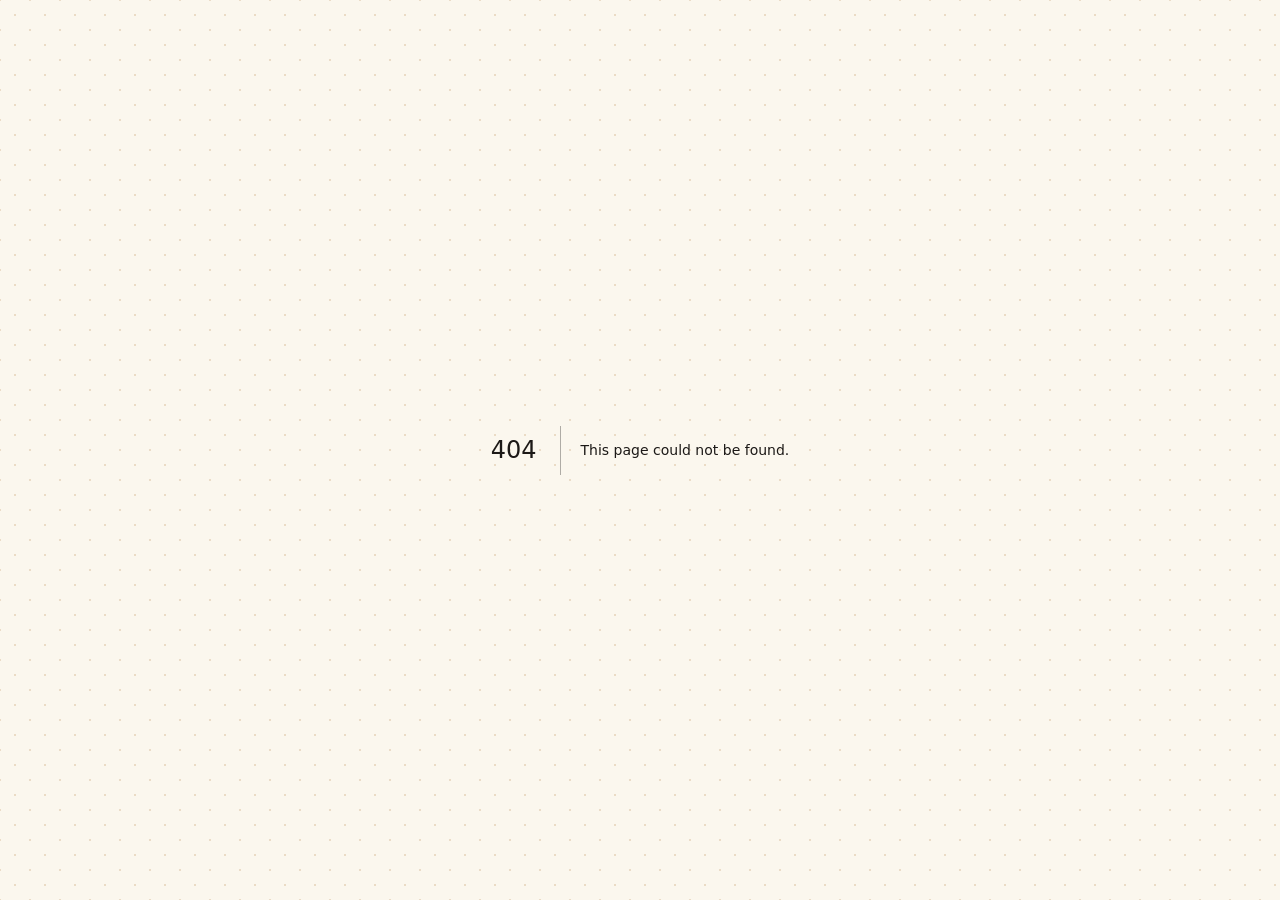
<file: server/app/_not-found.html>
<!DOCTYPE html><html lang="en" class="scroll-smooth"><head><meta charSet="utf-8"/><meta name="viewport" content="width=device-width, initial-scale=1"/><link rel="stylesheet" href="/_next/static/css/ef5028bf7be05b31.css" data-precedence="next"/><link rel="preload" as="script" fetchPriority="low" href="/_next/static/chunks/webpack-a3c37fcbf859f6f9.js"/><script src="/_next/static/chunks/fd9d1056-86af8b28552becb8.js" async=""></script><script src="/_next/static/chunks/117-549813704f941edf.js" async=""></script><script src="/_next/static/chunks/main-app-40f6fcf3d1aae05f.js" async=""></script><meta name="robots" content="noindex"/><title>404: This page could not be found.</title><title>Palletoori Vantillu | Authentic Village Mandi &amp; Biryani | Armur</title><meta name="description" content="4.4★ (57 Google Reviews). Authentic Village-Style Mandi &amp; Biryani on Karimnagar - Nizamabad Rd, Armur, Telangana. Fast delivery via WhatsApp, live table seating tracker, family AC cabins, and royal feast platters."/><meta name="author" content="Palletoori Vantillu"/><meta name="keywords" content="Palletoori Vantillu,Mandi Armur,Biryani Armur,Best Mandi Karimnagar Nizamabad Rd,Chicken Mandi Armur,Mutton Mandi,Mutton Haleem Armur,Paneer Mandi,Telangana Mandi Restaurant"/><meta property="og:title" content="Palletoori Vantillu | Authentic Village Mandi Restaurant"/><meta property="og:description" content="4.4★ rated on Google. Delicious Mutton Haleem, signature chicken and mutton mandi, and warm village ambiance on Karimnagar - Nizamabad Rd, Armur."/><meta property="og:url" content="https://palletoori-vantillu.vercel.app"/><meta property="og:site_name" content="Palletoori Vantillu"/><meta property="og:locale" content="en_IN"/><meta property="og:image" content="https://palletoori-vantillu.vercel.app/logo.png"/><meta property="og:image:width" content="1200"/><meta property="og:image:height" content="630"/><meta property="og:image:alt" content="Palletoori Vantillu Mandi Restaurant"/><meta property="og:type" content="website"/><meta name="twitter:card" content="summary_large_image"/><meta name="twitter:title" content="Palletoori Vantillu | Authentic Village Mandi Restaurant"/><meta name="twitter:description" content="4.4★ rated on Google. Delicious Mutton Haleem, signature chicken and mutton mandi, and warm village ambiance on Karimnagar - Nizamabad Rd, Armur."/><meta name="twitter:image" content="https://palletoori-vantillu.vercel.app/logo.png"/><meta name="twitter:image:width" content="1200"/><meta name="twitter:image:height" content="630"/><meta name="twitter:image:alt" content="Palletoori Vantillu Mandi Restaurant"/><link rel="icon" href="/logo.png"/><script type="application/ld+json">{"@context":"https://schema.org","@type":"Restaurant","name":"Palletoori Vantillu","description":"Authentic Village Mandi & Biryani Restaurant","image":"https://images.unsplash.com/photo-1563379091339-03b21ab4a4f8?w=800","telephone":"074160 39319","priceRange":"₹1–1,200","servesCuisine":["Mandi","Biryani","Telangana Village Cuisine","Halal"],"address":{"@type":"PostalAddress","streetAddress":"Karimnagar - Nizamabad Rd","addressLocality":"Armur","addressRegion":"Telangana","postalCode":"503223","addressCountry":"IN"},"aggregateRating":{"@type":"AggregateRating","ratingValue":"4.4","reviewCount":"57"},"openingHoursSpecification":[{"@type":"OpeningHoursSpecification","dayOfWeek":["Monday","Tuesday","Wednesday","Thursday","Friday","Saturday","Sunday"],"opens":"11:30","closes":"23:00"}]}</script><script src="/_next/static/chunks/polyfills-42372ed130431b0a.js" noModule=""></script></head><body class="parchment-bg min-h-screen text-stone-900 selection:bg-[#7b1814] selection:text-white"><div style="font-family:system-ui,&quot;Segoe UI&quot;,Roboto,Helvetica,Arial,sans-serif,&quot;Apple Color Emoji&quot;,&quot;Segoe UI Emoji&quot;;height:100vh;text-align:center;display:flex;flex-direction:column;align-items:center;justify-content:center"><div><style>body{color:#000;background:#fff;margin:0}.next-error-h1{border-right:1px solid rgba(0,0,0,.3)}@media (prefers-color-scheme:dark){body{color:#fff;background:#000}.next-error-h1{border-right:1px solid rgba(255,255,255,.3)}}</style><h1 class="next-error-h1" style="display:inline-block;margin:0 20px 0 0;padding:0 23px 0 0;font-size:24px;font-weight:500;vertical-align:top;line-height:49px">404</h1><div style="display:inline-block"><h2 style="font-size:14px;font-weight:400;line-height:49px;margin:0">This page could not be found.</h2></div></div></div><script src="/_next/static/chunks/webpack-a3c37fcbf859f6f9.js" async=""></script><script>(self.__next_f=self.__next_f||[]).push([0]);self.__next_f.push([2,null])</script><script>self.__next_f.push([1,"1:HL[\"/_next/static/css/ef5028bf7be05b31.css\",\"style\"]\n"])</script><script>self.__next_f.push([1,"2:I[2846,[],\"\"]\n4:I[4707,[],\"\"]\n5:I[6423,[],\"\"]\nb:I[1060,[],\"\"]\n6:{\"fontFamily\":\"system-ui,\\\"Segoe UI\\\",Roboto,Helvetica,Arial,sans-serif,\\\"Apple Color Emoji\\\",\\\"Segoe UI Emoji\\\"\",\"height\":\"100vh\",\"textAlign\":\"center\",\"display\":\"flex\",\"flexDirection\":\"column\",\"alignItems\":\"center\",\"justifyContent\":\"center\"}\n7:{\"display\":\"inline-block\",\"margin\":\"0 20px 0 0\",\"padding\":\"0 23px 0 0\",\"fontSize\":24,\"fontWeight\":500,\"verticalAlign\":\"top\",\"lineHeight\":\"49px\"}\n8:{\"display\":\"inline-block\"}\n9:{\"fontSize\":14,\"fontWeight\":400,\"lineHeight\":\"49px\",\"margin\":0}\nc:[]\n"])</script><script>self.__next_f.push([1,"0:[\"$\",\"$L2\",null,{\"buildId\":\"qLL46SLjstIQ2mVMAejBP\",\"assetPrefix\":\"\",\"urlParts\":[\"\",\"_not-found\"],\"initialTree\":[\"\",{\"children\":[\"/_not-found\",{\"children\":[\"__PAGE__\",{}]}]},\"$undefined\",\"$undefined\",true],\"initialSeedData\":[\"\",{\"children\":[\"/_not-found\",{\"children\":[\"__PAGE__\",{},[[\"$L3\",[[\"$\",\"title\",null,{\"children\":\"404: This page could not be found.\"}],[\"$\",\"div\",null,{\"style\":{\"fontFamily\":\"system-ui,\\\"Segoe UI\\\",Roboto,Helvetica,Arial,sans-serif,\\\"Apple Color Emoji\\\",\\\"Segoe UI Emoji\\\"\",\"height\":\"100vh\",\"textAlign\":\"center\",\"display\":\"flex\",\"flexDirection\":\"column\",\"alignItems\":\"center\",\"justifyContent\":\"center\"},\"children\":[\"$\",\"div\",null,{\"children\":[[\"$\",\"style\",null,{\"dangerouslySetInnerHTML\":{\"__html\":\"body{color:#000;background:#fff;margin:0}.next-error-h1{border-right:1px solid rgba(0,0,0,.3)}@media (prefers-color-scheme:dark){body{color:#fff;background:#000}.next-error-h1{border-right:1px solid rgba(255,255,255,.3)}}\"}}],[\"$\",\"h1\",null,{\"className\":\"next-error-h1\",\"style\":{\"display\":\"inline-block\",\"margin\":\"0 20px 0 0\",\"padding\":\"0 23px 0 0\",\"fontSize\":24,\"fontWeight\":500,\"verticalAlign\":\"top\",\"lineHeight\":\"49px\"},\"children\":\"404\"}],[\"$\",\"div\",null,{\"style\":{\"display\":\"inline-block\"},\"children\":[\"$\",\"h2\",null,{\"style\":{\"fontSize\":14,\"fontWeight\":400,\"lineHeight\":\"49px\",\"margin\":0},\"children\":\"This page could not be found.\"}]}]]}]}]],null],null],null]},[null,[\"$\",\"$L4\",null,{\"parallelRouterKey\":\"children\",\"segmentPath\":[\"children\",\"/_not-found\",\"children\"],\"error\":\"$undefined\",\"errorStyles\":\"$undefined\",\"errorScripts\":\"$undefined\",\"template\":[\"$\",\"$L5\",null,{}],\"templateStyles\":\"$undefined\",\"templateScripts\":\"$undefined\",\"notFound\":\"$undefined\",\"notFoundStyles\":\"$undefined\"}]],null]},[[[[\"$\",\"link\",\"0\",{\"rel\":\"stylesheet\",\"href\":\"/_next/static/css/ef5028bf7be05b31.css\",\"precedence\":\"next\",\"crossOrigin\":\"$undefined\"}]],[\"$\",\"html\",null,{\"lang\":\"en\",\"className\":\"scroll-smooth\",\"children\":[[\"$\",\"head\",null,{\"children\":[\"$\",\"script\",null,{\"type\":\"application/ld+json\",\"dangerouslySetInnerHTML\":{\"__html\":\"{\\\"@context\\\":\\\"https://schema.org\\\",\\\"@type\\\":\\\"Restaurant\\\",\\\"name\\\":\\\"Palletoori Vantillu\\\",\\\"description\\\":\\\"Authentic Village Mandi \u0026 Biryani Restaurant\\\",\\\"image\\\":\\\"https://images.unsplash.com/photo-1563379091339-03b21ab4a4f8?w=800\\\",\\\"telephone\\\":\\\"074160 39319\\\",\\\"priceRange\\\":\\\"₹1–1,200\\\",\\\"servesCuisine\\\":[\\\"Mandi\\\",\\\"Biryani\\\",\\\"Telangana Village Cuisine\\\",\\\"Halal\\\"],\\\"address\\\":{\\\"@type\\\":\\\"PostalAddress\\\",\\\"streetAddress\\\":\\\"Karimnagar - Nizamabad Rd\\\",\\\"addressLocality\\\":\\\"Armur\\\",\\\"addressRegion\\\":\\\"Telangana\\\",\\\"postalCode\\\":\\\"503223\\\",\\\"addressCountry\\\":\\\"IN\\\"},\\\"aggregateRating\\\":{\\\"@type\\\":\\\"AggregateRating\\\",\\\"ratingValue\\\":\\\"4.4\\\",\\\"reviewCount\\\":\\\"57\\\"},\\\"openingHoursSpecification\\\":[{\\\"@type\\\":\\\"OpeningHoursSpecification\\\",\\\"dayOfWeek\\\":[\\\"Monday\\\",\\\"Tuesday\\\",\\\"Wednesday\\\",\\\"Thursday\\\",\\\"Friday\\\",\\\"Saturday\\\",\\\"Sunday\\\"],\\\"opens\\\":\\\"11:30\\\",\\\"closes\\\":\\\"23:00\\\"}]}\"}}]}],[\"$\",\"body\",null,{\"className\":\"parchment-bg min-h-screen text-stone-900 selection:bg-[#7b1814] selection:text-white\",\"children\":[\"$\",\"$L4\",null,{\"parallelRouterKey\":\"children\",\"segmentPath\":[\"children\"],\"error\":\"$undefined\",\"errorStyles\":\"$undefined\",\"errorScripts\":\"$undefined\",\"template\":[\"$\",\"$L5\",null,{}],\"templateStyles\":\"$undefined\",\"templateScripts\":\"$undefined\",\"notFound\":[[\"$\",\"title\",null,{\"children\":\"404: This page could not be found.\"}],[\"$\",\"div\",null,{\"style\":\"$6\",\"children\":[\"$\",\"div\",null,{\"children\":[[\"$\",\"style\",null,{\"dangerouslySetInnerHTML\":{\"__html\":\"body{color:#000;background:#fff;margin:0}.next-error-h1{border-right:1px solid rgba(0,0,0,.3)}@media (prefers-color-scheme:dark){body{color:#fff;background:#000}.next-error-h1{border-right:1px solid rgba(255,255,255,.3)}}\"}}],[\"$\",\"h1\",null,{\"className\":\"next-error-h1\",\"style\":\"$7\",\"children\":\"404\"}],[\"$\",\"div\",null,{\"style\":\"$8\",\"children\":[\"$\",\"h2\",null,{\"style\":\"$9\",\"children\":\"This page could not be found.\"}]}]]}]}]],\"notFoundStyles\":[]}]}]]}]],null],null],\"couldBeIntercepted\":false,\"initialHead\":[[\"$\",\"meta\",null,{\"name\":\"robots\",\"content\":\"noindex\"}],\"$La\"],\"globalErrorComponent\":\"$b\",\"missingSlots\":\"$Wc\"}]\n"])</script><script>self.__next_f.push([1,"a:[[\"$\",\"meta\",\"0\",{\"name\":\"viewport\",\"content\":\"width=device-width, initial-scale=1\"}],[\"$\",\"meta\",\"1\",{\"charSet\":\"utf-8\"}],[\"$\",\"title\",\"2\",{\"children\":\"Palletoori Vantillu | Authentic Village Mandi \u0026 Biryani | Armur\"}],[\"$\",\"meta\",\"3\",{\"name\":\"description\",\"content\":\"4.4★ (57 Google Reviews). Authentic Village-Style Mandi \u0026 Biryani on Karimnagar - Nizamabad Rd, Armur, Telangana. Fast delivery via WhatsApp, live table seating tracker, family AC cabins, and royal feast platters.\"}],[\"$\",\"meta\",\"4\",{\"name\":\"author\",\"content\":\"Palletoori Vantillu\"}],[\"$\",\"meta\",\"5\",{\"name\":\"keywords\",\"content\":\"Palletoori Vantillu,Mandi Armur,Biryani Armur,Best Mandi Karimnagar Nizamabad Rd,Chicken Mandi Armur,Mutton Mandi,Mutton Haleem Armur,Paneer Mandi,Telangana Mandi Restaurant\"}],[\"$\",\"meta\",\"6\",{\"property\":\"og:title\",\"content\":\"Palletoori Vantillu | Authentic Village Mandi Restaurant\"}],[\"$\",\"meta\",\"7\",{\"property\":\"og:description\",\"content\":\"4.4★ rated on Google. Delicious Mutton Haleem, signature chicken and mutton mandi, and warm village ambiance on Karimnagar - Nizamabad Rd, Armur.\"}],[\"$\",\"meta\",\"8\",{\"property\":\"og:url\",\"content\":\"https://palletoori-vantillu.vercel.app\"}],[\"$\",\"meta\",\"9\",{\"property\":\"og:site_name\",\"content\":\"Palletoori Vantillu\"}],[\"$\",\"meta\",\"10\",{\"property\":\"og:locale\",\"content\":\"en_IN\"}],[\"$\",\"meta\",\"11\",{\"property\":\"og:image\",\"content\":\"https://palletoori-vantillu.vercel.app/logo.png\"}],[\"$\",\"meta\",\"12\",{\"property\":\"og:image:width\",\"content\":\"1200\"}],[\"$\",\"meta\",\"13\",{\"property\":\"og:image:height\",\"content\":\"630\"}],[\"$\",\"meta\",\"14\",{\"property\":\"og:image:alt\",\"content\":\"Palletoori Vantillu Mandi Restaurant\"}],[\"$\",\"meta\",\"15\",{\"property\":\"og:type\",\"content\":\"website\"}],[\"$\",\"meta\",\"16\",{\"name\":\"twitter:card\",\"content\":\"summary_large_image\"}],[\"$\",\"meta\",\"17\",{\"name\":\"twitter:title\",\"content\":\"Palletoori Vantillu | Authentic Village Mandi Restaurant\"}],[\"$\",\"meta\",\"18\",{\"name\":\"twitter:description\",\"content\":\"4.4★ rated on Google. Delicious Mutton Haleem, signature chicken and mutton mandi, and warm village ambiance on Karimnagar - Nizamabad Rd, Armur.\"}],[\"$\",\"meta\",\"19\",{\"name\":\"twitter:image\",\"content\":\"https://palletoori-vantillu.vercel.app/logo.png\"}],[\"$\",\"meta\",\"20\",{\"name\":\"twitter:image:width\",\"content\":\"1200\"}],[\"$\",\"meta\",\"21\",{\"name\":\"twitter:image:height\",\"content\":\"630\"}],[\"$\",\"meta\",\"22\",{\"name\":\"twitter:image:alt\",\"content\":\"Palletoori Vantillu Mandi Restaurant\"}],[\"$\",\"link\",\"23\",{\"rel\":\"icon\",\"href\":\"/logo.png\"}]]\n"])</script><script>self.__next_f.push([1,"3:null\n"])</script></body></html>
</file>
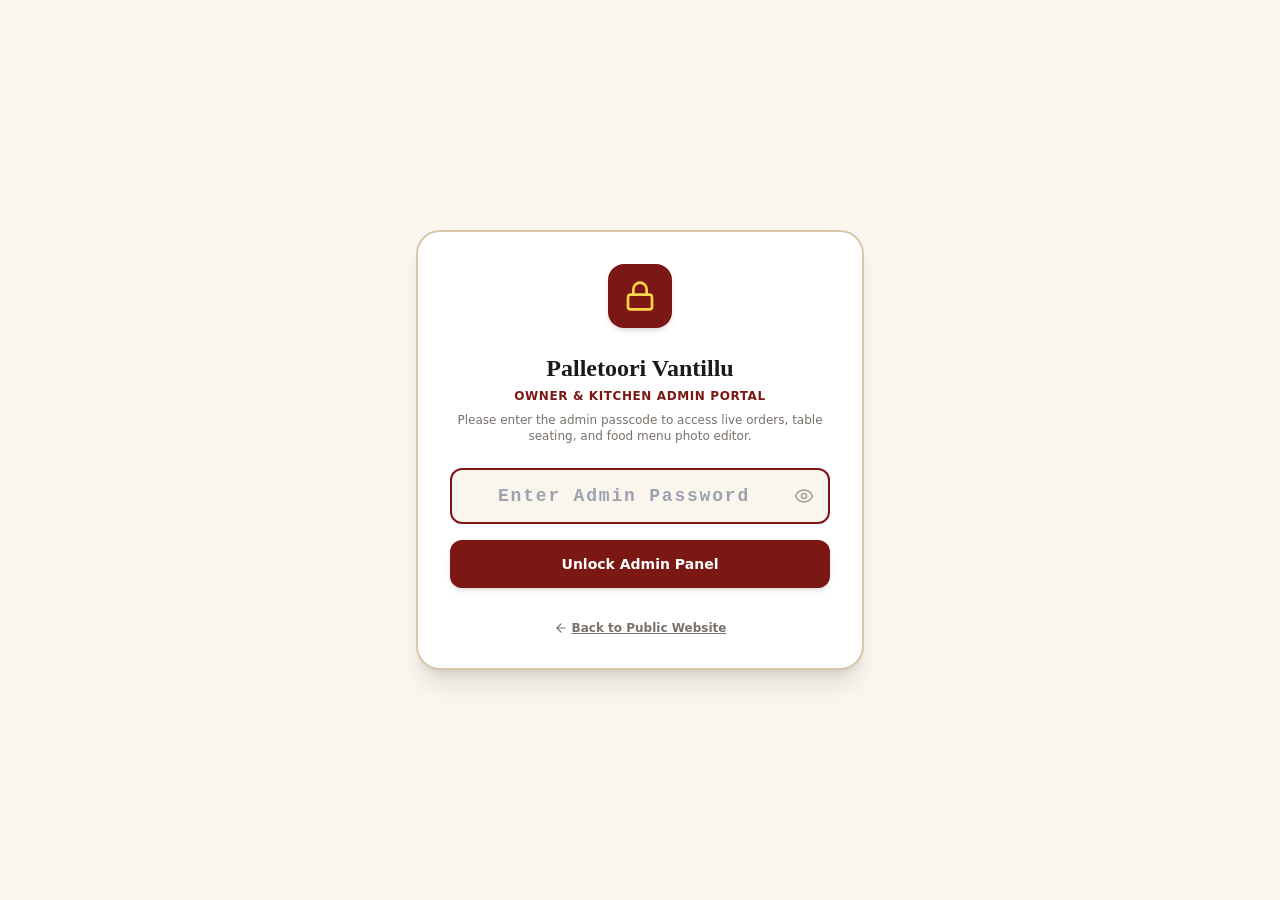
<file: server/app/admin.html>
<!DOCTYPE html><html lang="en" class="scroll-smooth"><head><meta charSet="utf-8"/><meta name="viewport" content="width=device-width, initial-scale=1"/><link rel="stylesheet" href="/_next/static/css/ef5028bf7be05b31.css" data-precedence="next"/><link rel="preload" as="script" fetchPriority="low" href="/_next/static/chunks/webpack-a3c37fcbf859f6f9.js"/><script src="/_next/static/chunks/fd9d1056-86af8b28552becb8.js" async=""></script><script src="/_next/static/chunks/117-549813704f941edf.js" async=""></script><script src="/_next/static/chunks/main-app-40f6fcf3d1aae05f.js" async=""></script><script src="/_next/static/chunks/bc9e92e6-f2c0c3c57dc1220e.js" async=""></script><script src="/_next/static/chunks/622-2c8a27fbf608a7a4.js" async=""></script><script src="/_next/static/chunks/962-884e088684cd025e.js" async=""></script><script src="/_next/static/chunks/420-f4bdb044f1d5508f.js" async=""></script><script src="/_next/static/chunks/app/admin/page-2a4a05df0ff1ac78.js" async=""></script><title>Palletoori Vantillu | Authentic Village Mandi &amp; Biryani | Armur</title><meta name="description" content="4.4★ (57 Google Reviews). Authentic Village-Style Mandi &amp; Biryani on Karimnagar - Nizamabad Rd, Armur, Telangana. Fast delivery via WhatsApp, live table seating tracker, family AC cabins, and royal feast platters."/><meta name="author" content="Palletoori Vantillu"/><meta name="keywords" content="Palletoori Vantillu,Mandi Armur,Biryani Armur,Best Mandi Karimnagar Nizamabad Rd,Chicken Mandi Armur,Mutton Mandi,Mutton Haleem Armur,Paneer Mandi,Telangana Mandi Restaurant"/><meta property="og:title" content="Palletoori Vantillu | Authentic Village Mandi Restaurant"/><meta property="og:description" content="4.4★ rated on Google. Delicious Mutton Haleem, signature chicken and mutton mandi, and warm village ambiance on Karimnagar - Nizamabad Rd, Armur."/><meta property="og:url" content="https://palletoori-vantillu.vercel.app"/><meta property="og:site_name" content="Palletoori Vantillu"/><meta property="og:locale" content="en_IN"/><meta property="og:image" content="https://palletoori-vantillu.vercel.app/logo.png"/><meta property="og:image:width" content="1200"/><meta property="og:image:height" content="630"/><meta property="og:image:alt" content="Palletoori Vantillu Mandi Restaurant"/><meta property="og:type" content="website"/><meta name="twitter:card" content="summary_large_image"/><meta name="twitter:title" content="Palletoori Vantillu | Authentic Village Mandi Restaurant"/><meta name="twitter:description" content="4.4★ rated on Google. Delicious Mutton Haleem, signature chicken and mutton mandi, and warm village ambiance on Karimnagar - Nizamabad Rd, Armur."/><meta name="twitter:image" content="https://palletoori-vantillu.vercel.app/logo.png"/><meta name="twitter:image:width" content="1200"/><meta name="twitter:image:height" content="630"/><meta name="twitter:image:alt" content="Palletoori Vantillu Mandi Restaurant"/><link rel="icon" href="/logo.png"/><script type="application/ld+json">{"@context":"https://schema.org","@type":"Restaurant","name":"Palletoori Vantillu","description":"Authentic Village Mandi & Biryani Restaurant","image":"https://images.unsplash.com/photo-1563379091339-03b21ab4a4f8?w=800","telephone":"074160 39319","priceRange":"₹1–1,200","servesCuisine":["Mandi","Biryani","Telangana Village Cuisine","Halal"],"address":{"@type":"PostalAddress","streetAddress":"Karimnagar - Nizamabad Rd","addressLocality":"Armur","addressRegion":"Telangana","postalCode":"503223","addressCountry":"IN"},"aggregateRating":{"@type":"AggregateRating","ratingValue":"4.4","reviewCount":"57"},"openingHoursSpecification":[{"@type":"OpeningHoursSpecification","dayOfWeek":["Monday","Tuesday","Wednesday","Thursday","Friday","Saturday","Sunday"],"opens":"11:30","closes":"23:00"}]}</script><script src="/_next/static/chunks/polyfills-42372ed130431b0a.js" noModule=""></script></head><body class="parchment-bg min-h-screen text-stone-900 selection:bg-[#7b1814] selection:text-white"><div class="min-h-screen bg-[#fbf7ee] flex items-center justify-center p-4"><div class="w-full max-w-md bg-white rounded-3xl border-2 border-[#d8c7a6] p-8 shadow-xl text-center space-y-6"><div class="w-16 h-16 bg-[#7b1814] text-white rounded-2xl flex items-center justify-center mx-auto shadow-md"><svg xmlns="http://www.w3.org/2000/svg" width="24" height="24" viewBox="0 0 24 24" fill="none" stroke="currentColor" stroke-width="2" stroke-linecap="round" stroke-linejoin="round" class="lucide lucide-lock w-8 h-8 text-amber-300"><rect width="18" height="11" x="3" y="11" rx="2" ry="2"></rect><path d="M7 11V7a5 5 0 0 1 10 0v4"></path></svg></div><div><h1 class="font-serif font-black text-2xl text-stone-900">Palletoori Vantillu</h1><p class="text-xs font-bold text-[#7b1814] uppercase tracking-wider mt-1">Owner &amp; Kitchen Admin Portal</p><p class="text-xs text-stone-500 mt-2">Please enter the admin passcode to access live orders, table seating, and food menu photo editor.</p></div><form class="space-y-4"><div class="relative"><input type="password" required="" autofocus="" placeholder="Enter Admin Password" class="w-full pl-4 pr-12 py-3 text-center tracking-widest text-lg font-mono font-bold bg-[#faf6ee] border-2 border-[#ded0b8] rounded-xl focus:outline-none focus:border-[#7b1814] text-stone-800" value=""/><button type="button" class="absolute right-3 top-1/2 -translate-y-1/2 text-stone-400 hover:text-stone-700 p-1 cursor-pointer transition" title="Show password"><svg xmlns="http://www.w3.org/2000/svg" width="24" height="24" viewBox="0 0 24 24" fill="none" stroke="currentColor" stroke-width="2" stroke-linecap="round" stroke-linejoin="round" class="lucide lucide-eye w-5 h-5"><path d="M2.062 12.348a1 1 0 0 1 0-.696 10.75 10.75 0 0 1 19.876 0 1 1 0 0 1 0 .696 10.75 10.75 0 0 1-19.876 0"></path><circle cx="12" cy="12" r="3"></circle></svg></button></div><button type="submit" class="w-full py-3.5 bg-[#7b1814] hover:bg-[#92201b] text-white rounded-xl font-black text-sm shadow-md transition transform active:scale-95 cursor-pointer">Unlock Admin Panel</button></form><div class="pt-2"><a class="text-xs font-bold text-stone-500 hover:text-[#7b1814] underline flex items-center justify-center gap-1" href="/"><svg xmlns="http://www.w3.org/2000/svg" width="24" height="24" viewBox="0 0 24 24" fill="none" stroke="currentColor" stroke-width="2" stroke-linecap="round" stroke-linejoin="round" class="lucide lucide-arrow-left w-3.5 h-3.5"><path d="m12 19-7-7 7-7"></path><path d="M19 12H5"></path></svg><span>Back to Public Website</span></a></div></div></div><script src="/_next/static/chunks/webpack-a3c37fcbf859f6f9.js" async=""></script><script>(self.__next_f=self.__next_f||[]).push([0]);self.__next_f.push([2,null])</script><script>self.__next_f.push([1,"1:HL[\"/_next/static/css/ef5028bf7be05b31.css\",\"style\"]\n"])</script><script>self.__next_f.push([1,"2:I[2846,[],\"\"]\n4:I[9107,[],\"ClientPageRoot\"]\n5:I[5207,[\"358\",\"static/chunks/bc9e92e6-f2c0c3c57dc1220e.js\",\"622\",\"static/chunks/622-2c8a27fbf608a7a4.js\",\"962\",\"static/chunks/962-884e088684cd025e.js\",\"420\",\"static/chunks/420-f4bdb044f1d5508f.js\",\"3\",\"static/chunks/app/admin/page-2a4a05df0ff1ac78.js\"],\"default\",1]\n6:I[4707,[],\"\"]\n7:I[6423,[],\"\"]\n9:I[1060,[],\"\"]\na:[]\n"])</script><script>self.__next_f.push([1,"0:[\"$\",\"$L2\",null,{\"buildId\":\"qLL46SLjstIQ2mVMAejBP\",\"assetPrefix\":\"\",\"urlParts\":[\"\",\"admin\"],\"initialTree\":[\"\",{\"children\":[\"admin\",{\"children\":[\"__PAGE__\",{}]}]},\"$undefined\",\"$undefined\",true],\"initialSeedData\":[\"\",{\"children\":[\"admin\",{\"children\":[\"__PAGE__\",{},[[\"$L3\",[\"$\",\"$L4\",null,{\"props\":{\"params\":{},\"searchParams\":{}},\"Component\":\"$5\"}],null],null],null]},[null,[\"$\",\"$L6\",null,{\"parallelRouterKey\":\"children\",\"segmentPath\":[\"children\",\"admin\",\"children\"],\"error\":\"$undefined\",\"errorStyles\":\"$undefined\",\"errorScripts\":\"$undefined\",\"template\":[\"$\",\"$L7\",null,{}],\"templateStyles\":\"$undefined\",\"templateScripts\":\"$undefined\",\"notFound\":\"$undefined\",\"notFoundStyles\":\"$undefined\"}]],null]},[[[[\"$\",\"link\",\"0\",{\"rel\":\"stylesheet\",\"href\":\"/_next/static/css/ef5028bf7be05b31.css\",\"precedence\":\"next\",\"crossOrigin\":\"$undefined\"}]],[\"$\",\"html\",null,{\"lang\":\"en\",\"className\":\"scroll-smooth\",\"children\":[[\"$\",\"head\",null,{\"children\":[\"$\",\"script\",null,{\"type\":\"application/ld+json\",\"dangerouslySetInnerHTML\":{\"__html\":\"{\\\"@context\\\":\\\"https://schema.org\\\",\\\"@type\\\":\\\"Restaurant\\\",\\\"name\\\":\\\"Palletoori Vantillu\\\",\\\"description\\\":\\\"Authentic Village Mandi \u0026 Biryani Restaurant\\\",\\\"image\\\":\\\"https://images.unsplash.com/photo-1563379091339-03b21ab4a4f8?w=800\\\",\\\"telephone\\\":\\\"074160 39319\\\",\\\"priceRange\\\":\\\"₹1–1,200\\\",\\\"servesCuisine\\\":[\\\"Mandi\\\",\\\"Biryani\\\",\\\"Telangana Village Cuisine\\\",\\\"Halal\\\"],\\\"address\\\":{\\\"@type\\\":\\\"PostalAddress\\\",\\\"streetAddress\\\":\\\"Karimnagar - Nizamabad Rd\\\",\\\"addressLocality\\\":\\\"Armur\\\",\\\"addressRegion\\\":\\\"Telangana\\\",\\\"postalCode\\\":\\\"503223\\\",\\\"addressCountry\\\":\\\"IN\\\"},\\\"aggregateRating\\\":{\\\"@type\\\":\\\"AggregateRating\\\",\\\"ratingValue\\\":\\\"4.4\\\",\\\"reviewCount\\\":\\\"57\\\"},\\\"openingHoursSpecification\\\":[{\\\"@type\\\":\\\"OpeningHoursSpecification\\\",\\\"dayOfWeek\\\":[\\\"Monday\\\",\\\"Tuesday\\\",\\\"Wednesday\\\",\\\"Thursday\\\",\\\"Friday\\\",\\\"Saturday\\\",\\\"Sunday\\\"],\\\"opens\\\":\\\"11:30\\\",\\\"closes\\\":\\\"23:00\\\"}]}\"}}]}],[\"$\",\"body\",null,{\"className\":\"parchment-bg min-h-screen text-stone-900 selection:bg-[#7b1814] selection:text-white\",\"children\":[\"$\",\"$L6\",null,{\"parallelRouterKey\":\"children\",\"segmentPath\":[\"children\"],\"error\":\"$undefined\",\"errorStyles\":\"$undefined\",\"errorScripts\":\"$undefined\",\"template\":[\"$\",\"$L7\",null,{}],\"templateStyles\":\"$undefined\",\"templateScripts\":\"$undefined\",\"notFound\":[[\"$\",\"title\",null,{\"children\":\"404: This page could not be found.\"}],[\"$\",\"div\",null,{\"style\":{\"fontFamily\":\"system-ui,\\\"Segoe UI\\\",Roboto,Helvetica,Arial,sans-serif,\\\"Apple Color Emoji\\\",\\\"Segoe UI Emoji\\\"\",\"height\":\"100vh\",\"textAlign\":\"center\",\"display\":\"flex\",\"flexDirection\":\"column\",\"alignItems\":\"center\",\"justifyContent\":\"center\"},\"children\":[\"$\",\"div\",null,{\"children\":[[\"$\",\"style\",null,{\"dangerouslySetInnerHTML\":{\"__html\":\"body{color:#000;background:#fff;margin:0}.next-error-h1{border-right:1px solid rgba(0,0,0,.3)}@media (prefers-color-scheme:dark){body{color:#fff;background:#000}.next-error-h1{border-right:1px solid rgba(255,255,255,.3)}}\"}}],[\"$\",\"h1\",null,{\"className\":\"next-error-h1\",\"style\":{\"display\":\"inline-block\",\"margin\":\"0 20px 0 0\",\"padding\":\"0 23px 0 0\",\"fontSize\":24,\"fontWeight\":500,\"verticalAlign\":\"top\",\"lineHeight\":\"49px\"},\"children\":\"404\"}],[\"$\",\"div\",null,{\"style\":{\"display\":\"inline-block\"},\"children\":[\"$\",\"h2\",null,{\"style\":{\"fontSize\":14,\"fontWeight\":400,\"lineHeight\":\"49px\",\"margin\":0},\"children\":\"This page could not be found.\"}]}]]}]}]],\"notFoundStyles\":[]}]}]]}]],null],null],\"couldBeIntercepted\":false,\"initialHead\":[null,\"$L8\"],\"globalErrorComponent\":\"$9\",\"missingSlots\":\"$Wa\"}]\n"])</script><script>self.__next_f.push([1,"8:[[\"$\",\"meta\",\"0\",{\"name\":\"viewport\",\"content\":\"width=device-width, initial-scale=1\"}],[\"$\",\"meta\",\"1\",{\"charSet\":\"utf-8\"}],[\"$\",\"title\",\"2\",{\"children\":\"Palletoori Vantillu | Authentic Village Mandi \u0026 Biryani | Armur\"}],[\"$\",\"meta\",\"3\",{\"name\":\"description\",\"content\":\"4.4★ (57 Google Reviews). Authentic Village-Style Mandi \u0026 Biryani on Karimnagar - Nizamabad Rd, Armur, Telangana. Fast delivery via WhatsApp, live table seating tracker, family AC cabins, and royal feast platters.\"}],[\"$\",\"meta\",\"4\",{\"name\":\"author\",\"content\":\"Palletoori Vantillu\"}],[\"$\",\"meta\",\"5\",{\"name\":\"keywords\",\"content\":\"Palletoori Vantillu,Mandi Armur,Biryani Armur,Best Mandi Karimnagar Nizamabad Rd,Chicken Mandi Armur,Mutton Mandi,Mutton Haleem Armur,Paneer Mandi,Telangana Mandi Restaurant\"}],[\"$\",\"meta\",\"6\",{\"property\":\"og:title\",\"content\":\"Palletoori Vantillu | Authentic Village Mandi Restaurant\"}],[\"$\",\"meta\",\"7\",{\"property\":\"og:description\",\"content\":\"4.4★ rated on Google. Delicious Mutton Haleem, signature chicken and mutton mandi, and warm village ambiance on Karimnagar - Nizamabad Rd, Armur.\"}],[\"$\",\"meta\",\"8\",{\"property\":\"og:url\",\"content\":\"https://palletoori-vantillu.vercel.app\"}],[\"$\",\"meta\",\"9\",{\"property\":\"og:site_name\",\"content\":\"Palletoori Vantillu\"}],[\"$\",\"meta\",\"10\",{\"property\":\"og:locale\",\"content\":\"en_IN\"}],[\"$\",\"meta\",\"11\",{\"property\":\"og:image\",\"content\":\"https://palletoori-vantillu.vercel.app/logo.png\"}],[\"$\",\"meta\",\"12\",{\"property\":\"og:image:width\",\"content\":\"1200\"}],[\"$\",\"meta\",\"13\",{\"property\":\"og:image:height\",\"content\":\"630\"}],[\"$\",\"meta\",\"14\",{\"property\":\"og:image:alt\",\"content\":\"Palletoori Vantillu Mandi Restaurant\"}],[\"$\",\"meta\",\"15\",{\"property\":\"og:type\",\"content\":\"website\"}],[\"$\",\"meta\",\"16\",{\"name\":\"twitter:card\",\"content\":\"summary_large_image\"}],[\"$\",\"meta\",\"17\",{\"name\":\"twitter:title\",\"content\":\"Palletoori Vantillu | Authentic Village Mandi Restaurant\"}],[\"$\",\"meta\",\"18\",{\"name\":\"twitter:description\",\"content\":\"4.4★ rated on Google. Delicious Mutton Haleem, signature chicken and mutton mandi, and warm village ambiance on Karimnagar - Nizamabad Rd, Armur.\"}],[\"$\",\"meta\",\"19\",{\"name\":\"twitter:image\",\"content\":\"https://palletoori-vantillu.vercel.app/logo.png\"}],[\"$\",\"meta\",\"20\",{\"name\":\"twitter:image:width\",\"content\":\"1200\"}],[\"$\",\"meta\",\"21\",{\"name\":\"twitter:image:height\",\"content\":\"630\"}],[\"$\",\"meta\",\"22\",{\"name\":\"twitter:image:alt\",\"content\":\"Palletoori Vantillu Mandi Restaurant\"}],[\"$\",\"link\",\"23\",{\"rel\":\"icon\",\"href\":\"/logo.png\"}]]\n"])</script><script>self.__next_f.push([1,"3:null\n"])</script></body></html>
</file>
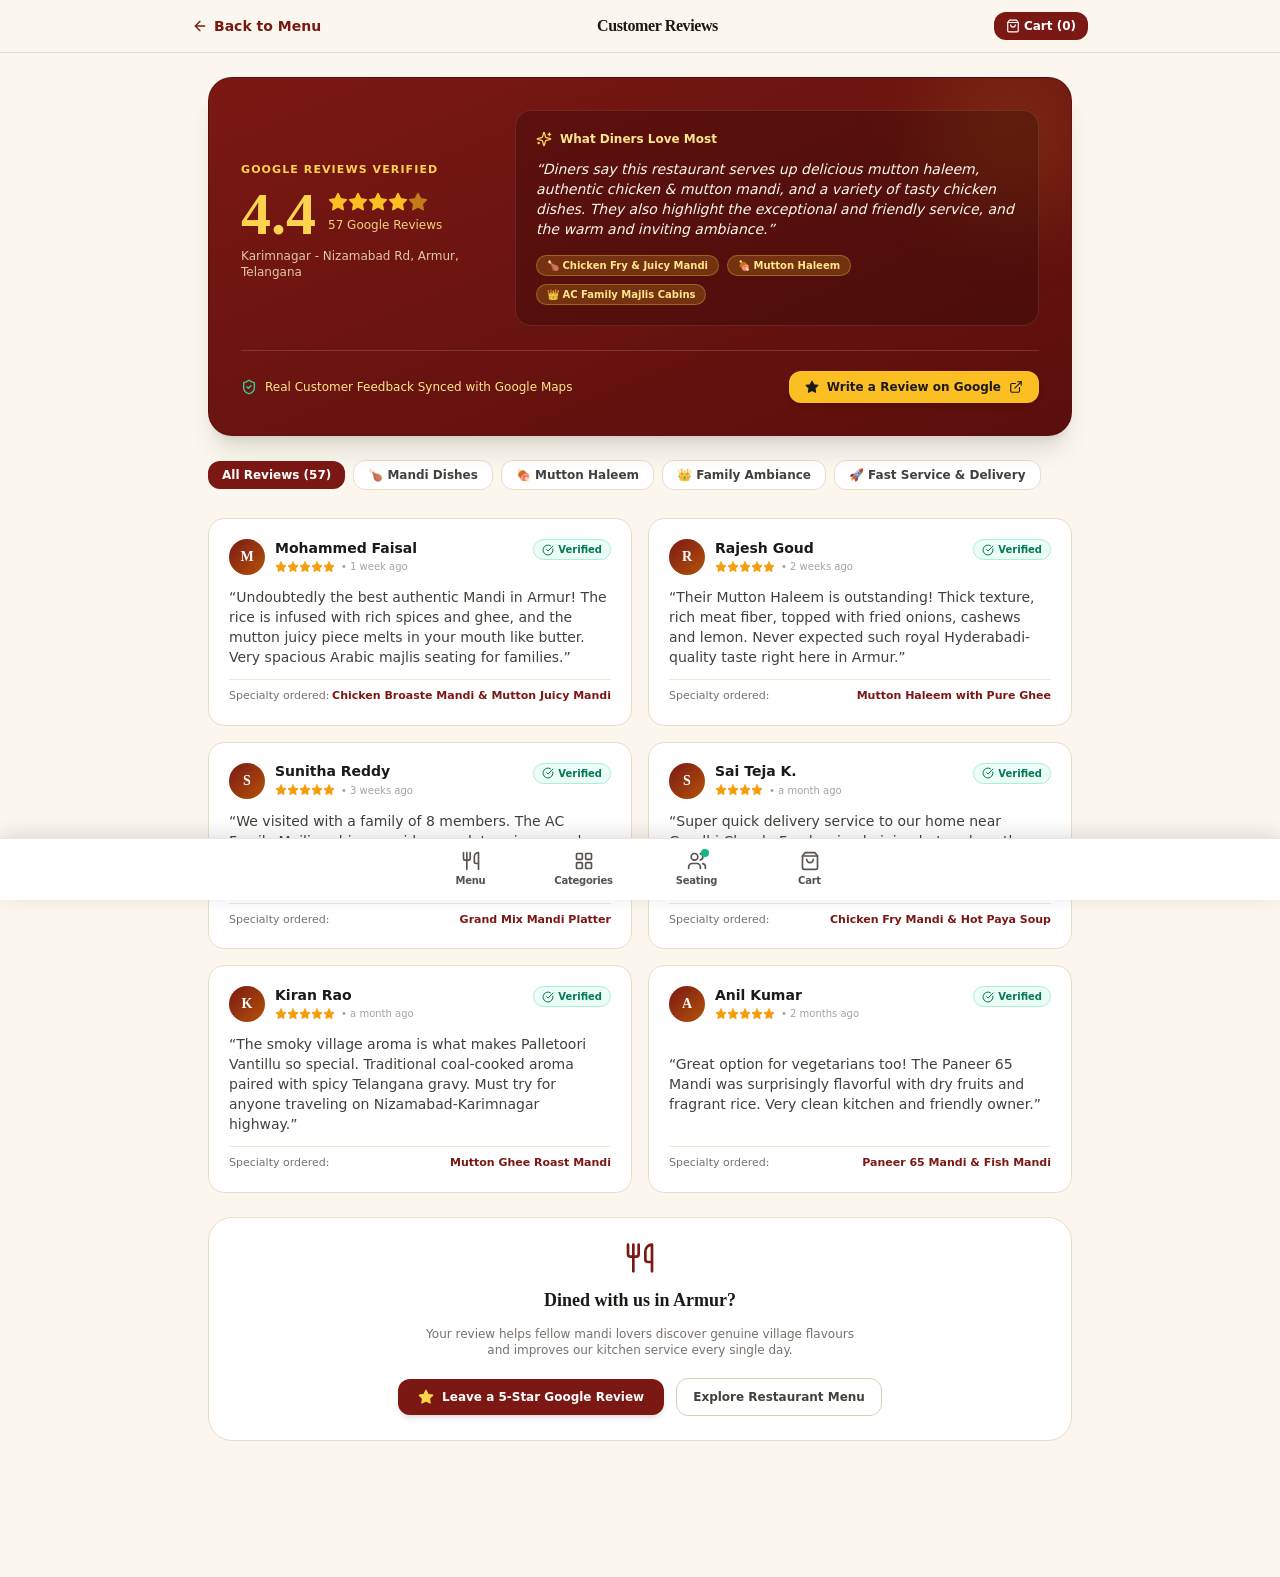
<file: server/app/reviews.html>
<!DOCTYPE html><html lang="en" class="scroll-smooth"><head><meta charSet="utf-8"/><meta name="viewport" content="width=device-width, initial-scale=1"/><link rel="stylesheet" href="/_next/static/css/ef5028bf7be05b31.css" data-precedence="next"/><link rel="preload" as="script" fetchPriority="low" href="/_next/static/chunks/webpack-a3c37fcbf859f6f9.js"/><script src="/_next/static/chunks/fd9d1056-86af8b28552becb8.js" async=""></script><script src="/_next/static/chunks/117-549813704f941edf.js" async=""></script><script src="/_next/static/chunks/main-app-40f6fcf3d1aae05f.js" async=""></script><script src="/_next/static/chunks/622-2c8a27fbf608a7a4.js" async=""></script><script src="/_next/static/chunks/420-f4bdb044f1d5508f.js" async=""></script><script src="/_next/static/chunks/69-29a4d4a1826dccdd.js" async=""></script><script src="/_next/static/chunks/app/reviews/page-a78a75935d1f0f41.js" async=""></script><title>Palletoori Vantillu | Authentic Village Mandi &amp; Biryani | Armur</title><meta name="description" content="4.4★ (57 Google Reviews). Authentic Village-Style Mandi &amp; Biryani on Karimnagar - Nizamabad Rd, Armur, Telangana. Fast delivery via WhatsApp, live table seating tracker, family AC cabins, and royal feast platters."/><meta name="author" content="Palletoori Vantillu"/><meta name="keywords" content="Palletoori Vantillu,Mandi Armur,Biryani Armur,Best Mandi Karimnagar Nizamabad Rd,Chicken Mandi Armur,Mutton Mandi,Mutton Haleem Armur,Paneer Mandi,Telangana Mandi Restaurant"/><meta property="og:title" content="Palletoori Vantillu | Authentic Village Mandi Restaurant"/><meta property="og:description" content="4.4★ rated on Google. Delicious Mutton Haleem, signature chicken and mutton mandi, and warm village ambiance on Karimnagar - Nizamabad Rd, Armur."/><meta property="og:url" content="https://palletoori-vantillu.vercel.app"/><meta property="og:site_name" content="Palletoori Vantillu"/><meta property="og:locale" content="en_IN"/><meta property="og:image" content="https://palletoori-vantillu.vercel.app/logo.png"/><meta property="og:image:width" content="1200"/><meta property="og:image:height" content="630"/><meta property="og:image:alt" content="Palletoori Vantillu Mandi Restaurant"/><meta property="og:type" content="website"/><meta name="twitter:card" content="summary_large_image"/><meta name="twitter:title" content="Palletoori Vantillu | Authentic Village Mandi Restaurant"/><meta name="twitter:description" content="4.4★ rated on Google. Delicious Mutton Haleem, signature chicken and mutton mandi, and warm village ambiance on Karimnagar - Nizamabad Rd, Armur."/><meta name="twitter:image" content="https://palletoori-vantillu.vercel.app/logo.png"/><meta name="twitter:image:width" content="1200"/><meta name="twitter:image:height" content="630"/><meta name="twitter:image:alt" content="Palletoori Vantillu Mandi Restaurant"/><link rel="icon" href="/logo.png"/><script type="application/ld+json">{"@context":"https://schema.org","@type":"Restaurant","name":"Palletoori Vantillu","description":"Authentic Village Mandi & Biryani Restaurant","image":"https://images.unsplash.com/photo-1563379091339-03b21ab4a4f8?w=800","telephone":"074160 39319","priceRange":"₹1–1,200","servesCuisine":["Mandi","Biryani","Telangana Village Cuisine","Halal"],"address":{"@type":"PostalAddress","streetAddress":"Karimnagar - Nizamabad Rd","addressLocality":"Armur","addressRegion":"Telangana","postalCode":"503223","addressCountry":"IN"},"aggregateRating":{"@type":"AggregateRating","ratingValue":"4.4","reviewCount":"57"},"openingHoursSpecification":[{"@type":"OpeningHoursSpecification","dayOfWeek":["Monday","Tuesday","Wednesday","Thursday","Friday","Saturday","Sunday"],"opens":"11:30","closes":"23:00"}]}</script><script src="/_next/static/chunks/polyfills-42372ed130431b0a.js" noModule=""></script></head><body class="parchment-bg min-h-screen text-stone-900 selection:bg-[#7b1814] selection:text-white"><div class="min-h-screen bg-[#fbf7ee] text-stone-900 pb-28"><header class="sticky top-0 z-30 bg-[#fbf7ee]/95 backdrop-blur-md border-b border-[#e8dec8] px-4 py-3"><div class="max-w-4xl mx-auto flex items-center justify-between"><a class="flex items-center gap-1.5 text-xs sm:text-sm font-bold text-[#7b1814] hover:underline" href="/"><svg xmlns="http://www.w3.org/2000/svg" width="24" height="24" viewBox="0 0 24 24" fill="none" stroke="currentColor" stroke-width="2" stroke-linecap="round" stroke-linejoin="round" class="lucide lucide-arrow-left w-4 h-4"><path d="m12 19-7-7 7-7"></path><path d="M19 12H5"></path></svg><span>Back to Menu</span></a><div class="flex items-center gap-2"><span class="font-serif font-black text-sm sm:text-base text-stone-900 tracking-tight">Customer Reviews</span></div><a class="flex items-center gap-1 bg-[#7b1814] text-white text-xs font-bold px-3 py-1.5 rounded-xl hover:bg-[#92201b] transition shadow-xs" href="/cart"><svg xmlns="http://www.w3.org/2000/svg" width="24" height="24" viewBox="0 0 24 24" fill="none" stroke="currentColor" stroke-width="2" stroke-linecap="round" stroke-linejoin="round" class="lucide lucide-shopping-bag w-3.5 h-3.5"><path d="M6 2 3 6v14a2 2 0 0 0 2 2h14a2 2 0 0 0 2-2V6l-3-4Z"></path><path d="M3 6h18"></path><path d="M16 10a4 4 0 0 1-8 0"></path></svg><span>Cart (<!-- -->0<!-- -->)</span></a></div></header><main class="max-w-4xl mx-auto px-4 py-6 space-y-6"><div class="bg-gradient-to-br from-[#7b1814] to-[#5a0f0c] text-white rounded-3xl p-6 sm:p-8 shadow-xl border border-red-950/40 relative overflow-hidden"><div class="absolute right-0 top-0 translate-x-8 -translate-y-8 w-44 h-44 bg-amber-400/10 rounded-full blur-2xl pointer-events-none"></div><div class="relative z-10 grid grid-cols-1 md:grid-cols-3 gap-6 items-center"><div class="text-center md:text-left space-y-1"><span class="text-[11px] font-black uppercase tracking-widest text-amber-300">Google Reviews Verified</span><div class="flex items-center justify-center md:justify-start gap-3"><span class="font-serif font-black text-5xl sm:text-6xl text-amber-300">4.4</span><div><div class="flex text-amber-400"><svg xmlns="http://www.w3.org/2000/svg" width="24" height="24" viewBox="0 0 24 24" fill="none" stroke="currentColor" stroke-width="2" stroke-linecap="round" stroke-linejoin="round" class="lucide lucide-star w-5 h-5 fill-current"><polygon points="12 2 15.09 8.26 22 9.27 17 14.14 18.18 21.02 12 17.77 5.82 21.02 7 14.14 2 9.27 8.91 8.26 12 2"></polygon></svg><svg xmlns="http://www.w3.org/2000/svg" width="24" height="24" viewBox="0 0 24 24" fill="none" stroke="currentColor" stroke-width="2" stroke-linecap="round" stroke-linejoin="round" class="lucide lucide-star w-5 h-5 fill-current"><polygon points="12 2 15.09 8.26 22 9.27 17 14.14 18.18 21.02 12 17.77 5.82 21.02 7 14.14 2 9.27 8.91 8.26 12 2"></polygon></svg><svg xmlns="http://www.w3.org/2000/svg" width="24" height="24" viewBox="0 0 24 24" fill="none" stroke="currentColor" stroke-width="2" stroke-linecap="round" stroke-linejoin="round" class="lucide lucide-star w-5 h-5 fill-current"><polygon points="12 2 15.09 8.26 22 9.27 17 14.14 18.18 21.02 12 17.77 5.82 21.02 7 14.14 2 9.27 8.91 8.26 12 2"></polygon></svg><svg xmlns="http://www.w3.org/2000/svg" width="24" height="24" viewBox="0 0 24 24" fill="none" stroke="currentColor" stroke-width="2" stroke-linecap="round" stroke-linejoin="round" class="lucide lucide-star w-5 h-5 fill-current"><polygon points="12 2 15.09 8.26 22 9.27 17 14.14 18.18 21.02 12 17.77 5.82 21.02 7 14.14 2 9.27 8.91 8.26 12 2"></polygon></svg><svg xmlns="http://www.w3.org/2000/svg" width="24" height="24" viewBox="0 0 24 24" fill="none" stroke="currentColor" stroke-width="2" stroke-linecap="round" stroke-linejoin="round" class="lucide lucide-star w-5 h-5 fill-current opacity-60"><polygon points="12 2 15.09 8.26 22 9.27 17 14.14 18.18 21.02 12 17.77 5.82 21.02 7 14.14 2 9.27 8.91 8.26 12 2"></polygon></svg></div><span class="text-xs text-amber-200/90 font-medium">57 Google Reviews</span></div></div><p class="text-xs text-amber-100/80">Karimnagar - Nizamabad Rd, Armur, Telangana</p></div><div class="md:col-span-2 space-y-3 bg-black/20 p-4 sm:p-5 rounded-2xl border border-white/10 backdrop-blur-xs"><div class="flex items-center gap-2 text-xs font-bold text-amber-200"><svg xmlns="http://www.w3.org/2000/svg" width="24" height="24" viewBox="0 0 24 24" fill="none" stroke="currentColor" stroke-width="2" stroke-linecap="round" stroke-linejoin="round" class="lucide lucide-sparkles w-4 h-4 text-amber-300"><path d="M9.937 15.5A2 2 0 0 0 8.5 14.063l-6.135-1.582a.5.5 0 0 1 0-.962L8.5 9.936A2 2 0 0 0 9.937 8.5l1.582-6.135a.5.5 0 0 1 .963 0L14.063 8.5A2 2 0 0 0 15.5 9.937l6.135 1.581a.5.5 0 0 1 0 .964L15.5 14.063a2 2 0 0 0-1.437 1.437l-1.582 6.135a.5.5 0 0 1-.963 0z"></path><path d="M20 3v4"></path><path d="M22 5h-4"></path><path d="M4 17v2"></path><path d="M5 18H3"></path></svg><span>What Diners Love Most</span></div><p class="text-xs sm:text-sm text-[#fbf7ee] leading-relaxed italic">“Diners say this restaurant serves up delicious mutton haleem, authentic chicken &amp; mutton mandi, and a variety of tasty chicken dishes. They also highlight the exceptional and friendly service, and the warm and inviting ambiance.”</p><div class="flex flex-wrap items-center gap-2 pt-1"><span class="px-2.5 py-0.5 rounded-full bg-amber-400/20 text-amber-200 text-[10px] font-bold border border-amber-300/30">🍗 Chicken Fry &amp; Juicy Mandi</span><span class="px-2.5 py-0.5 rounded-full bg-amber-400/20 text-amber-200 text-[10px] font-bold border border-amber-300/30">🍖 Mutton Haleem</span><span class="px-2.5 py-0.5 rounded-full bg-amber-400/20 text-amber-200 text-[10px] font-bold border border-amber-300/30">👑 AC Family Majlis Cabins</span></div></div></div><div class="relative z-10 mt-6 pt-5 border-t border-white/15 flex flex-wrap items-center justify-between gap-3"><div class="flex items-center gap-2 text-xs text-amber-200"><svg xmlns="http://www.w3.org/2000/svg" width="24" height="24" viewBox="0 0 24 24" fill="none" stroke="currentColor" stroke-width="2" stroke-linecap="round" stroke-linejoin="round" class="lucide lucide-shield-check w-4 h-4 text-emerald-400"><path d="M20 13c0 5-3.5 7.5-7.66 8.95a1 1 0 0 1-.67-.01C7.5 20.5 4 18 4 13V6a1 1 0 0 1 1-1c2 0 4.5-1.2 6.24-2.72a1.17 1.17 0 0 1 1.52 0C14.51 3.81 17 5 19 5a1 1 0 0 1 1 1z"></path><path d="m9 12 2 2 4-4"></path></svg><span>Real Customer Feedback Synced with Google Maps</span></div><a href="https://www.google.com/search?q=palletoori+vantillu#lrd=0x3bcdc1701ddc07d1:0x9cd996c224fc3306,1" target="_blank" rel="noopener noreferrer" class="inline-flex items-center gap-2 bg-amber-400 hover:bg-amber-300 text-stone-900 px-4 py-2 rounded-xl text-xs font-black shadow-md transition transform active:scale-95"><svg xmlns="http://www.w3.org/2000/svg" width="24" height="24" viewBox="0 0 24 24" fill="none" stroke="currentColor" stroke-width="2" stroke-linecap="round" stroke-linejoin="round" class="lucide lucide-star w-3.5 h-3.5 fill-current"><polygon points="12 2 15.09 8.26 22 9.27 17 14.14 18.18 21.02 12 17.77 5.82 21.02 7 14.14 2 9.27 8.91 8.26 12 2"></polygon></svg><span>Write a Review on Google</span><svg xmlns="http://www.w3.org/2000/svg" width="24" height="24" viewBox="0 0 24 24" fill="none" stroke="currentColor" stroke-width="2" stroke-linecap="round" stroke-linejoin="round" class="lucide lucide-external-link w-3.5 h-3.5"><path d="M15 3h6v6"></path><path d="M10 14 21 3"></path><path d="M18 13v6a2 2 0 0 1-2 2H5a2 2 0 0 1-2-2V8a2 2 0 0 1 2-2h6"></path></svg></a></div></div><div class="flex items-center gap-2 overflow-x-auto pb-1 no-scrollbar"><button class="px-3.5 py-1.5 rounded-xl text-xs font-bold whitespace-nowrap transition shadow-2xs bg-[#7b1814] text-white shadow-xs">All Reviews (57)</button><button class="px-3.5 py-1.5 rounded-xl text-xs font-bold whitespace-nowrap transition shadow-2xs bg-white border border-[#ebdcc8] text-stone-700 hover:bg-[#faf4e8]">🍗 Mandi Dishes</button><button class="px-3.5 py-1.5 rounded-xl text-xs font-bold whitespace-nowrap transition shadow-2xs bg-white border border-[#ebdcc8] text-stone-700 hover:bg-[#faf4e8]">🍖 Mutton Haleem</button><button class="px-3.5 py-1.5 rounded-xl text-xs font-bold whitespace-nowrap transition shadow-2xs bg-white border border-[#ebdcc8] text-stone-700 hover:bg-[#faf4e8]">👑 Family Ambiance</button><button class="px-3.5 py-1.5 rounded-xl text-xs font-bold whitespace-nowrap transition shadow-2xs bg-white border border-[#ebdcc8] text-stone-700 hover:bg-[#faf4e8]">🚀 Fast Service &amp; Delivery</button></div><div class="grid grid-cols-1 md:grid-cols-2 gap-4"><div class="bg-white p-5 rounded-2xl border border-[#ebdcc8] shadow-xs flex flex-col justify-between space-y-3 hover:border-amber-400 transition"><div class="flex items-start justify-between gap-2"><div class="flex items-center gap-2.5"><div class="w-9 h-9 rounded-full bg-gradient-to-br from-[#7b1814] to-amber-700 text-white font-serif font-bold text-sm flex items-center justify-center flex-shrink-0 shadow-xs">M</div><div><h4 class="font-bold text-sm text-stone-900 leading-tight">Mohammed Faisal</h4><div class="flex items-center gap-1.5 mt-0.5"><div class="flex text-amber-500"><svg xmlns="http://www.w3.org/2000/svg" width="24" height="24" viewBox="0 0 24 24" fill="none" stroke="currentColor" stroke-width="2" stroke-linecap="round" stroke-linejoin="round" class="lucide lucide-star w-3 h-3 fill-current"><polygon points="12 2 15.09 8.26 22 9.27 17 14.14 18.18 21.02 12 17.77 5.82 21.02 7 14.14 2 9.27 8.91 8.26 12 2"></polygon></svg><svg xmlns="http://www.w3.org/2000/svg" width="24" height="24" viewBox="0 0 24 24" fill="none" stroke="currentColor" stroke-width="2" stroke-linecap="round" stroke-linejoin="round" class="lucide lucide-star w-3 h-3 fill-current"><polygon points="12 2 15.09 8.26 22 9.27 17 14.14 18.18 21.02 12 17.77 5.82 21.02 7 14.14 2 9.27 8.91 8.26 12 2"></polygon></svg><svg xmlns="http://www.w3.org/2000/svg" width="24" height="24" viewBox="0 0 24 24" fill="none" stroke="currentColor" stroke-width="2" stroke-linecap="round" stroke-linejoin="round" class="lucide lucide-star w-3 h-3 fill-current"><polygon points="12 2 15.09 8.26 22 9.27 17 14.14 18.18 21.02 12 17.77 5.82 21.02 7 14.14 2 9.27 8.91 8.26 12 2"></polygon></svg><svg xmlns="http://www.w3.org/2000/svg" width="24" height="24" viewBox="0 0 24 24" fill="none" stroke="currentColor" stroke-width="2" stroke-linecap="round" stroke-linejoin="round" class="lucide lucide-star w-3 h-3 fill-current"><polygon points="12 2 15.09 8.26 22 9.27 17 14.14 18.18 21.02 12 17.77 5.82 21.02 7 14.14 2 9.27 8.91 8.26 12 2"></polygon></svg><svg xmlns="http://www.w3.org/2000/svg" width="24" height="24" viewBox="0 0 24 24" fill="none" stroke="currentColor" stroke-width="2" stroke-linecap="round" stroke-linejoin="round" class="lucide lucide-star w-3 h-3 fill-current"><polygon points="12 2 15.09 8.26 22 9.27 17 14.14 18.18 21.02 12 17.77 5.82 21.02 7 14.14 2 9.27 8.91 8.26 12 2"></polygon></svg></div><span class="text-[10px] text-stone-400">• <!-- -->1 week ago</span></div></div></div><span class="inline-flex items-center gap-1 text-[10px] font-bold text-emerald-700 bg-emerald-50 border border-emerald-200 px-2 py-0.5 rounded-full flex-shrink-0"><svg xmlns="http://www.w3.org/2000/svg" width="24" height="24" viewBox="0 0 24 24" fill="none" stroke="currentColor" stroke-width="2" stroke-linecap="round" stroke-linejoin="round" class="lucide lucide-circle-check-big w-3 h-3"><path d="M21.801 10A10 10 0 1 1 17 3.335"></path><path d="m9 11 3 3L22 4"></path></svg><span>Verified</span></span></div><p class="text-xs sm:text-sm text-stone-700 leading-relaxed">“<!-- -->Undoubtedly the best authentic Mandi in Armur! The rice is infused with rich spices and ghee, and the mutton juicy piece melts in your mouth like butter. Very spacious Arabic majlis seating for families.<!-- -->”</p><div class="pt-2 border-t border-[#f2e7d5] flex items-center justify-between text-[11px]"><span class="text-stone-500">Specialty ordered:</span><span class="font-bold text-[#7b1814]">Chicken Broaste Mandi &amp; Mutton Juicy Mandi</span></div></div><div class="bg-white p-5 rounded-2xl border border-[#ebdcc8] shadow-xs flex flex-col justify-between space-y-3 hover:border-amber-400 transition"><div class="flex items-start justify-between gap-2"><div class="flex items-center gap-2.5"><div class="w-9 h-9 rounded-full bg-gradient-to-br from-[#7b1814] to-amber-700 text-white font-serif font-bold text-sm flex items-center justify-center flex-shrink-0 shadow-xs">R</div><div><h4 class="font-bold text-sm text-stone-900 leading-tight">Rajesh Goud</h4><div class="flex items-center gap-1.5 mt-0.5"><div class="flex text-amber-500"><svg xmlns="http://www.w3.org/2000/svg" width="24" height="24" viewBox="0 0 24 24" fill="none" stroke="currentColor" stroke-width="2" stroke-linecap="round" stroke-linejoin="round" class="lucide lucide-star w-3 h-3 fill-current"><polygon points="12 2 15.09 8.26 22 9.27 17 14.14 18.18 21.02 12 17.77 5.82 21.02 7 14.14 2 9.27 8.91 8.26 12 2"></polygon></svg><svg xmlns="http://www.w3.org/2000/svg" width="24" height="24" viewBox="0 0 24 24" fill="none" stroke="currentColor" stroke-width="2" stroke-linecap="round" stroke-linejoin="round" class="lucide lucide-star w-3 h-3 fill-current"><polygon points="12 2 15.09 8.26 22 9.27 17 14.14 18.18 21.02 12 17.77 5.82 21.02 7 14.14 2 9.27 8.91 8.26 12 2"></polygon></svg><svg xmlns="http://www.w3.org/2000/svg" width="24" height="24" viewBox="0 0 24 24" fill="none" stroke="currentColor" stroke-width="2" stroke-linecap="round" stroke-linejoin="round" class="lucide lucide-star w-3 h-3 fill-current"><polygon points="12 2 15.09 8.26 22 9.27 17 14.14 18.18 21.02 12 17.77 5.82 21.02 7 14.14 2 9.27 8.91 8.26 12 2"></polygon></svg><svg xmlns="http://www.w3.org/2000/svg" width="24" height="24" viewBox="0 0 24 24" fill="none" stroke="currentColor" stroke-width="2" stroke-linecap="round" stroke-linejoin="round" class="lucide lucide-star w-3 h-3 fill-current"><polygon points="12 2 15.09 8.26 22 9.27 17 14.14 18.18 21.02 12 17.77 5.82 21.02 7 14.14 2 9.27 8.91 8.26 12 2"></polygon></svg><svg xmlns="http://www.w3.org/2000/svg" width="24" height="24" viewBox="0 0 24 24" fill="none" stroke="currentColor" stroke-width="2" stroke-linecap="round" stroke-linejoin="round" class="lucide lucide-star w-3 h-3 fill-current"><polygon points="12 2 15.09 8.26 22 9.27 17 14.14 18.18 21.02 12 17.77 5.82 21.02 7 14.14 2 9.27 8.91 8.26 12 2"></polygon></svg></div><span class="text-[10px] text-stone-400">• <!-- -->2 weeks ago</span></div></div></div><span class="inline-flex items-center gap-1 text-[10px] font-bold text-emerald-700 bg-emerald-50 border border-emerald-200 px-2 py-0.5 rounded-full flex-shrink-0"><svg xmlns="http://www.w3.org/2000/svg" width="24" height="24" viewBox="0 0 24 24" fill="none" stroke="currentColor" stroke-width="2" stroke-linecap="round" stroke-linejoin="round" class="lucide lucide-circle-check-big w-3 h-3"><path d="M21.801 10A10 10 0 1 1 17 3.335"></path><path d="m9 11 3 3L22 4"></path></svg><span>Verified</span></span></div><p class="text-xs sm:text-sm text-stone-700 leading-relaxed">“<!-- -->Their Mutton Haleem is outstanding! Thick texture, rich meat fiber, topped with fried onions, cashews and lemon. Never expected such royal Hyderabadi-quality taste right here in Armur.<!-- -->”</p><div class="pt-2 border-t border-[#f2e7d5] flex items-center justify-between text-[11px]"><span class="text-stone-500">Specialty ordered:</span><span class="font-bold text-[#7b1814]">Mutton Haleem with Pure Ghee</span></div></div><div class="bg-white p-5 rounded-2xl border border-[#ebdcc8] shadow-xs flex flex-col justify-between space-y-3 hover:border-amber-400 transition"><div class="flex items-start justify-between gap-2"><div class="flex items-center gap-2.5"><div class="w-9 h-9 rounded-full bg-gradient-to-br from-[#7b1814] to-amber-700 text-white font-serif font-bold text-sm flex items-center justify-center flex-shrink-0 shadow-xs">S</div><div><h4 class="font-bold text-sm text-stone-900 leading-tight">Sunitha Reddy</h4><div class="flex items-center gap-1.5 mt-0.5"><div class="flex text-amber-500"><svg xmlns="http://www.w3.org/2000/svg" width="24" height="24" viewBox="0 0 24 24" fill="none" stroke="currentColor" stroke-width="2" stroke-linecap="round" stroke-linejoin="round" class="lucide lucide-star w-3 h-3 fill-current"><polygon points="12 2 15.09 8.26 22 9.27 17 14.14 18.18 21.02 12 17.77 5.82 21.02 7 14.14 2 9.27 8.91 8.26 12 2"></polygon></svg><svg xmlns="http://www.w3.org/2000/svg" width="24" height="24" viewBox="0 0 24 24" fill="none" stroke="currentColor" stroke-width="2" stroke-linecap="round" stroke-linejoin="round" class="lucide lucide-star w-3 h-3 fill-current"><polygon points="12 2 15.09 8.26 22 9.27 17 14.14 18.18 21.02 12 17.77 5.82 21.02 7 14.14 2 9.27 8.91 8.26 12 2"></polygon></svg><svg xmlns="http://www.w3.org/2000/svg" width="24" height="24" viewBox="0 0 24 24" fill="none" stroke="currentColor" stroke-width="2" stroke-linecap="round" stroke-linejoin="round" class="lucide lucide-star w-3 h-3 fill-current"><polygon points="12 2 15.09 8.26 22 9.27 17 14.14 18.18 21.02 12 17.77 5.82 21.02 7 14.14 2 9.27 8.91 8.26 12 2"></polygon></svg><svg xmlns="http://www.w3.org/2000/svg" width="24" height="24" viewBox="0 0 24 24" fill="none" stroke="currentColor" stroke-width="2" stroke-linecap="round" stroke-linejoin="round" class="lucide lucide-star w-3 h-3 fill-current"><polygon points="12 2 15.09 8.26 22 9.27 17 14.14 18.18 21.02 12 17.77 5.82 21.02 7 14.14 2 9.27 8.91 8.26 12 2"></polygon></svg><svg xmlns="http://www.w3.org/2000/svg" width="24" height="24" viewBox="0 0 24 24" fill="none" stroke="currentColor" stroke-width="2" stroke-linecap="round" stroke-linejoin="round" class="lucide lucide-star w-3 h-3 fill-current"><polygon points="12 2 15.09 8.26 22 9.27 17 14.14 18.18 21.02 12 17.77 5.82 21.02 7 14.14 2 9.27 8.91 8.26 12 2"></polygon></svg></div><span class="text-[10px] text-stone-400">• <!-- -->3 weeks ago</span></div></div></div><span class="inline-flex items-center gap-1 text-[10px] font-bold text-emerald-700 bg-emerald-50 border border-emerald-200 px-2 py-0.5 rounded-full flex-shrink-0"><svg xmlns="http://www.w3.org/2000/svg" width="24" height="24" viewBox="0 0 24 24" fill="none" stroke="currentColor" stroke-width="2" stroke-linecap="round" stroke-linejoin="round" class="lucide lucide-circle-check-big w-3 h-3"><path d="M21.801 10A10 10 0 1 1 17 3.335"></path><path d="m9 11 3 3L22 4"></path></svg><span>Verified</span></span></div><p class="text-xs sm:text-sm text-stone-700 leading-relaxed">“<!-- -->We visited with a family of 8 members. The AC Family Majlis cabins provide complete privacy and comfort. Grand Mix Mandi platter was more than enough for all of us. Staff hospitality is 10/10.<!-- -->”</p><div class="pt-2 border-t border-[#f2e7d5] flex items-center justify-between text-[11px]"><span class="text-stone-500">Specialty ordered:</span><span class="font-bold text-[#7b1814]">Grand Mix Mandi Platter</span></div></div><div class="bg-white p-5 rounded-2xl border border-[#ebdcc8] shadow-xs flex flex-col justify-between space-y-3 hover:border-amber-400 transition"><div class="flex items-start justify-between gap-2"><div class="flex items-center gap-2.5"><div class="w-9 h-9 rounded-full bg-gradient-to-br from-[#7b1814] to-amber-700 text-white font-serif font-bold text-sm flex items-center justify-center flex-shrink-0 shadow-xs">S</div><div><h4 class="font-bold text-sm text-stone-900 leading-tight">Sai Teja K.</h4><div class="flex items-center gap-1.5 mt-0.5"><div class="flex text-amber-500"><svg xmlns="http://www.w3.org/2000/svg" width="24" height="24" viewBox="0 0 24 24" fill="none" stroke="currentColor" stroke-width="2" stroke-linecap="round" stroke-linejoin="round" class="lucide lucide-star w-3 h-3 fill-current"><polygon points="12 2 15.09 8.26 22 9.27 17 14.14 18.18 21.02 12 17.77 5.82 21.02 7 14.14 2 9.27 8.91 8.26 12 2"></polygon></svg><svg xmlns="http://www.w3.org/2000/svg" width="24" height="24" viewBox="0 0 24 24" fill="none" stroke="currentColor" stroke-width="2" stroke-linecap="round" stroke-linejoin="round" class="lucide lucide-star w-3 h-3 fill-current"><polygon points="12 2 15.09 8.26 22 9.27 17 14.14 18.18 21.02 12 17.77 5.82 21.02 7 14.14 2 9.27 8.91 8.26 12 2"></polygon></svg><svg xmlns="http://www.w3.org/2000/svg" width="24" height="24" viewBox="0 0 24 24" fill="none" stroke="currentColor" stroke-width="2" stroke-linecap="round" stroke-linejoin="round" class="lucide lucide-star w-3 h-3 fill-current"><polygon points="12 2 15.09 8.26 22 9.27 17 14.14 18.18 21.02 12 17.77 5.82 21.02 7 14.14 2 9.27 8.91 8.26 12 2"></polygon></svg><svg xmlns="http://www.w3.org/2000/svg" width="24" height="24" viewBox="0 0 24 24" fill="none" stroke="currentColor" stroke-width="2" stroke-linecap="round" stroke-linejoin="round" class="lucide lucide-star w-3 h-3 fill-current"><polygon points="12 2 15.09 8.26 22 9.27 17 14.14 18.18 21.02 12 17.77 5.82 21.02 7 14.14 2 9.27 8.91 8.26 12 2"></polygon></svg></div><span class="text-[10px] text-stone-400">• <!-- -->a month ago</span></div></div></div><span class="inline-flex items-center gap-1 text-[10px] font-bold text-emerald-700 bg-emerald-50 border border-emerald-200 px-2 py-0.5 rounded-full flex-shrink-0"><svg xmlns="http://www.w3.org/2000/svg" width="24" height="24" viewBox="0 0 24 24" fill="none" stroke="currentColor" stroke-width="2" stroke-linecap="round" stroke-linejoin="round" class="lucide lucide-circle-check-big w-3 h-3"><path d="M21.801 10A10 10 0 1 1 17 3.335"></path><path d="m9 11 3 3L22 4"></path></svg><span>Verified</span></span></div><p class="text-xs sm:text-sm text-stone-700 leading-relaxed">“<!-- -->Super quick delivery service to our home near Gandhi Chowk. Food arrived piping hot and neatly packed in traditional boxes with soup and extra toum garlic dip. Truly value for money!<!-- -->”</p><div class="pt-2 border-t border-[#f2e7d5] flex items-center justify-between text-[11px]"><span class="text-stone-500">Specialty ordered:</span><span class="font-bold text-[#7b1814]">Chicken Fry Mandi &amp; Hot Paya Soup</span></div></div><div class="bg-white p-5 rounded-2xl border border-[#ebdcc8] shadow-xs flex flex-col justify-between space-y-3 hover:border-amber-400 transition"><div class="flex items-start justify-between gap-2"><div class="flex items-center gap-2.5"><div class="w-9 h-9 rounded-full bg-gradient-to-br from-[#7b1814] to-amber-700 text-white font-serif font-bold text-sm flex items-center justify-center flex-shrink-0 shadow-xs">K</div><div><h4 class="font-bold text-sm text-stone-900 leading-tight">Kiran Rao</h4><div class="flex items-center gap-1.5 mt-0.5"><div class="flex text-amber-500"><svg xmlns="http://www.w3.org/2000/svg" width="24" height="24" viewBox="0 0 24 24" fill="none" stroke="currentColor" stroke-width="2" stroke-linecap="round" stroke-linejoin="round" class="lucide lucide-star w-3 h-3 fill-current"><polygon points="12 2 15.09 8.26 22 9.27 17 14.14 18.18 21.02 12 17.77 5.82 21.02 7 14.14 2 9.27 8.91 8.26 12 2"></polygon></svg><svg xmlns="http://www.w3.org/2000/svg" width="24" height="24" viewBox="0 0 24 24" fill="none" stroke="currentColor" stroke-width="2" stroke-linecap="round" stroke-linejoin="round" class="lucide lucide-star w-3 h-3 fill-current"><polygon points="12 2 15.09 8.26 22 9.27 17 14.14 18.18 21.02 12 17.77 5.82 21.02 7 14.14 2 9.27 8.91 8.26 12 2"></polygon></svg><svg xmlns="http://www.w3.org/2000/svg" width="24" height="24" viewBox="0 0 24 24" fill="none" stroke="currentColor" stroke-width="2" stroke-linecap="round" stroke-linejoin="round" class="lucide lucide-star w-3 h-3 fill-current"><polygon points="12 2 15.09 8.26 22 9.27 17 14.14 18.18 21.02 12 17.77 5.82 21.02 7 14.14 2 9.27 8.91 8.26 12 2"></polygon></svg><svg xmlns="http://www.w3.org/2000/svg" width="24" height="24" viewBox="0 0 24 24" fill="none" stroke="currentColor" stroke-width="2" stroke-linecap="round" stroke-linejoin="round" class="lucide lucide-star w-3 h-3 fill-current"><polygon points="12 2 15.09 8.26 22 9.27 17 14.14 18.18 21.02 12 17.77 5.82 21.02 7 14.14 2 9.27 8.91 8.26 12 2"></polygon></svg><svg xmlns="http://www.w3.org/2000/svg" width="24" height="24" viewBox="0 0 24 24" fill="none" stroke="currentColor" stroke-width="2" stroke-linecap="round" stroke-linejoin="round" class="lucide lucide-star w-3 h-3 fill-current"><polygon points="12 2 15.09 8.26 22 9.27 17 14.14 18.18 21.02 12 17.77 5.82 21.02 7 14.14 2 9.27 8.91 8.26 12 2"></polygon></svg></div><span class="text-[10px] text-stone-400">• <!-- -->a month ago</span></div></div></div><span class="inline-flex items-center gap-1 text-[10px] font-bold text-emerald-700 bg-emerald-50 border border-emerald-200 px-2 py-0.5 rounded-full flex-shrink-0"><svg xmlns="http://www.w3.org/2000/svg" width="24" height="24" viewBox="0 0 24 24" fill="none" stroke="currentColor" stroke-width="2" stroke-linecap="round" stroke-linejoin="round" class="lucide lucide-circle-check-big w-3 h-3"><path d="M21.801 10A10 10 0 1 1 17 3.335"></path><path d="m9 11 3 3L22 4"></path></svg><span>Verified</span></span></div><p class="text-xs sm:text-sm text-stone-700 leading-relaxed">“<!-- -->The smoky village aroma is what makes Palletoori Vantillu so special. Traditional coal-cooked aroma paired with spicy Telangana gravy. Must try for anyone traveling on Nizamabad-Karimnagar highway.<!-- -->”</p><div class="pt-2 border-t border-[#f2e7d5] flex items-center justify-between text-[11px]"><span class="text-stone-500">Specialty ordered:</span><span class="font-bold text-[#7b1814]">Mutton Ghee Roast Mandi</span></div></div><div class="bg-white p-5 rounded-2xl border border-[#ebdcc8] shadow-xs flex flex-col justify-between space-y-3 hover:border-amber-400 transition"><div class="flex items-start justify-between gap-2"><div class="flex items-center gap-2.5"><div class="w-9 h-9 rounded-full bg-gradient-to-br from-[#7b1814] to-amber-700 text-white font-serif font-bold text-sm flex items-center justify-center flex-shrink-0 shadow-xs">A</div><div><h4 class="font-bold text-sm text-stone-900 leading-tight">Anil Kumar</h4><div class="flex items-center gap-1.5 mt-0.5"><div class="flex text-amber-500"><svg xmlns="http://www.w3.org/2000/svg" width="24" height="24" viewBox="0 0 24 24" fill="none" stroke="currentColor" stroke-width="2" stroke-linecap="round" stroke-linejoin="round" class="lucide lucide-star w-3 h-3 fill-current"><polygon points="12 2 15.09 8.26 22 9.27 17 14.14 18.18 21.02 12 17.77 5.82 21.02 7 14.14 2 9.27 8.91 8.26 12 2"></polygon></svg><svg xmlns="http://www.w3.org/2000/svg" width="24" height="24" viewBox="0 0 24 24" fill="none" stroke="currentColor" stroke-width="2" stroke-linecap="round" stroke-linejoin="round" class="lucide lucide-star w-3 h-3 fill-current"><polygon points="12 2 15.09 8.26 22 9.27 17 14.14 18.18 21.02 12 17.77 5.82 21.02 7 14.14 2 9.27 8.91 8.26 12 2"></polygon></svg><svg xmlns="http://www.w3.org/2000/svg" width="24" height="24" viewBox="0 0 24 24" fill="none" stroke="currentColor" stroke-width="2" stroke-linecap="round" stroke-linejoin="round" class="lucide lucide-star w-3 h-3 fill-current"><polygon points="12 2 15.09 8.26 22 9.27 17 14.14 18.18 21.02 12 17.77 5.82 21.02 7 14.14 2 9.27 8.91 8.26 12 2"></polygon></svg><svg xmlns="http://www.w3.org/2000/svg" width="24" height="24" viewBox="0 0 24 24" fill="none" stroke="currentColor" stroke-width="2" stroke-linecap="round" stroke-linejoin="round" class="lucide lucide-star w-3 h-3 fill-current"><polygon points="12 2 15.09 8.26 22 9.27 17 14.14 18.18 21.02 12 17.77 5.82 21.02 7 14.14 2 9.27 8.91 8.26 12 2"></polygon></svg><svg xmlns="http://www.w3.org/2000/svg" width="24" height="24" viewBox="0 0 24 24" fill="none" stroke="currentColor" stroke-width="2" stroke-linecap="round" stroke-linejoin="round" class="lucide lucide-star w-3 h-3 fill-current"><polygon points="12 2 15.09 8.26 22 9.27 17 14.14 18.18 21.02 12 17.77 5.82 21.02 7 14.14 2 9.27 8.91 8.26 12 2"></polygon></svg></div><span class="text-[10px] text-stone-400">• <!-- -->2 months ago</span></div></div></div><span class="inline-flex items-center gap-1 text-[10px] font-bold text-emerald-700 bg-emerald-50 border border-emerald-200 px-2 py-0.5 rounded-full flex-shrink-0"><svg xmlns="http://www.w3.org/2000/svg" width="24" height="24" viewBox="0 0 24 24" fill="none" stroke="currentColor" stroke-width="2" stroke-linecap="round" stroke-linejoin="round" class="lucide lucide-circle-check-big w-3 h-3"><path d="M21.801 10A10 10 0 1 1 17 3.335"></path><path d="m9 11 3 3L22 4"></path></svg><span>Verified</span></span></div><p class="text-xs sm:text-sm text-stone-700 leading-relaxed">“<!-- -->Great option for vegetarians too! The Paneer 65 Mandi was surprisingly flavorful with dry fruits and fragrant rice. Very clean kitchen and friendly owner.<!-- -->”</p><div class="pt-2 border-t border-[#f2e7d5] flex items-center justify-between text-[11px]"><span class="text-stone-500">Specialty ordered:</span><span class="font-bold text-[#7b1814]">Paneer 65 Mandi &amp; Fish Mandi</span></div></div></div><div class="bg-white p-6 rounded-3xl border border-[#ebdcc8] shadow-xs text-center space-y-3"><svg xmlns="http://www.w3.org/2000/svg" width="24" height="24" viewBox="0 0 24 24" fill="none" stroke="currentColor" stroke-width="2" stroke-linecap="round" stroke-linejoin="round" class="lucide lucide-utensils w-8 h-8 text-[#7b1814] mx-auto"><path d="M3 2v7c0 1.1.9 2 2 2h4a2 2 0 0 0 2-2V2"></path><path d="M7 2v20"></path><path d="M21 15V2a5 5 0 0 0-5 5v6c0 1.1.9 2 2 2h3Zm0 0v7"></path></svg><h3 class="font-serif font-black text-lg text-stone-900">Dined with us in Armur?</h3><p class="text-xs text-stone-500 max-w-md mx-auto">Your review helps fellow mandi lovers discover genuine village flavours and improves our kitchen service every single day.</p><div class="flex flex-wrap items-center justify-center gap-3 pt-2"><a href="https://www.google.com/search?q=palletoori+vantillu#lrd=0x3bcdc1701ddc07d1:0x9cd996c224fc3306,1" target="_blank" rel="noopener noreferrer" class="inline-flex items-center gap-2 bg-[#7b1814] hover:bg-[#92201b] text-white px-5 py-2.5 rounded-xl font-bold text-xs shadow-md transition transform active:scale-95"><svg xmlns="http://www.w3.org/2000/svg" width="24" height="24" viewBox="0 0 24 24" fill="none" stroke="currentColor" stroke-width="2" stroke-linecap="round" stroke-linejoin="round" class="lucide lucide-star w-4 h-4 fill-amber-300 text-amber-300"><polygon points="12 2 15.09 8.26 22 9.27 17 14.14 18.18 21.02 12 17.77 5.82 21.02 7 14.14 2 9.27 8.91 8.26 12 2"></polygon></svg><span>Leave a 5-Star Google Review</span></a><a class="inline-flex items-center gap-1.5 px-4 py-2.5 rounded-xl border border-[#ded0b8] text-xs font-bold text-stone-700 hover:bg-[#faf4e8] transition" href="/"><span>Explore Restaurant Menu</span></a></div></div></main><nav class="fixed bottom-0 left-0 right-0 z-50 bg-white border-t border-stone-200 shadow-[0_-4px_20px_rgba(0,0,0,0.12)] py-2 px-3" style="background-color:#ffffff"><div class="max-w-md mx-auto grid grid-cols-4 gap-1 items-center"><a class="flex flex-col items-center justify-center py-1 text-stone-600 hover:text-[#7b1814] transition active:scale-95" href="/"><svg xmlns="http://www.w3.org/2000/svg" width="24" height="24" viewBox="0 0 24 24" fill="none" stroke="currentColor" stroke-width="2" stroke-linecap="round" stroke-linejoin="round" class="lucide lucide-utensils w-5 h-5 mb-0.5"><path d="M3 2v7c0 1.1.9 2 2 2h4a2 2 0 0 0 2-2V2"></path><path d="M7 2v20"></path><path d="M21 15V2a5 5 0 0 0-5 5v6c0 1.1.9 2 2 2h3Zm0 0v7"></path></svg><span class="text-[10px] font-bold tracking-tight">Menu</span></a><button type="button" class="flex flex-col items-center justify-center py-1 text-stone-600 hover:text-[#7b1814] transition active:scale-95"><svg xmlns="http://www.w3.org/2000/svg" width="24" height="24" viewBox="0 0 24 24" fill="none" stroke="currentColor" stroke-width="2" stroke-linecap="round" stroke-linejoin="round" class="lucide lucide-layout-grid w-5 h-5 mb-0.5 text-stone-600"><rect width="7" height="7" x="3" y="3" rx="1"></rect><rect width="7" height="7" x="14" y="3" rx="1"></rect><rect width="7" height="7" x="14" y="14" rx="1"></rect><rect width="7" height="7" x="3" y="14" rx="1"></rect></svg><span class="text-[10px] font-bold tracking-tight">Categories</span></button><button type="button" class="flex flex-col items-center justify-center py-1 text-stone-600 hover:text-[#7b1814] transition active:scale-95 relative"><div class="relative"><svg xmlns="http://www.w3.org/2000/svg" width="24" height="24" viewBox="0 0 24 24" fill="none" stroke="currentColor" stroke-width="2" stroke-linecap="round" stroke-linejoin="round" class="lucide lucide-users w-5 h-5 mb-0.5 text-stone-600"><path d="M16 21v-2a4 4 0 0 0-4-4H6a4 4 0 0 0-4 4v2"></path><circle cx="9" cy="7" r="4"></circle><path d="M22 21v-2a4 4 0 0 0-3-3.87"></path><path d="M16 3.13a4 4 0 0 1 0 7.75"></path></svg><span class="w-2 h-2 rounded-full bg-emerald-500 absolute -top-0.5 -right-0.5 animate-pulse"></span></div><span class="text-[10px] font-bold tracking-tight">Seating</span></button><a class="flex flex-col items-center justify-center py-1 transition active:scale-95 relative text-stone-600 hover:text-[#7b1814]" href="/cart"><div class="relative"><svg xmlns="http://www.w3.org/2000/svg" width="24" height="24" viewBox="0 0 24 24" fill="none" stroke="currentColor" stroke-width="2" stroke-linecap="round" stroke-linejoin="round" class="lucide lucide-shopping-bag w-5 h-5 mb-0.5"><path d="M6 2 3 6v14a2 2 0 0 0 2 2h14a2 2 0 0 0 2-2V6l-3-4Z"></path><path d="M3 6h18"></path><path d="M16 10a4 4 0 0 1-8 0"></path></svg></div><span class="text-[10px] font-black tracking-tight">Cart</span></a></div></nav></div><script src="/_next/static/chunks/webpack-a3c37fcbf859f6f9.js" async=""></script><script>(self.__next_f=self.__next_f||[]).push([0]);self.__next_f.push([2,null])</script><script>self.__next_f.push([1,"1:HL[\"/_next/static/css/ef5028bf7be05b31.css\",\"style\"]\n"])</script><script>self.__next_f.push([1,"2:I[2846,[],\"\"]\n4:I[9107,[],\"ClientPageRoot\"]\n5:I[72,[\"622\",\"static/chunks/622-2c8a27fbf608a7a4.js\",\"420\",\"static/chunks/420-f4bdb044f1d5508f.js\",\"69\",\"static/chunks/69-29a4d4a1826dccdd.js\",\"906\",\"static/chunks/app/reviews/page-a78a75935d1f0f41.js\"],\"default\",1]\n6:I[4707,[],\"\"]\n7:I[6423,[],\"\"]\n9:I[1060,[],\"\"]\na:[]\n"])</script><script>self.__next_f.push([1,"0:[\"$\",\"$L2\",null,{\"buildId\":\"qLL46SLjstIQ2mVMAejBP\",\"assetPrefix\":\"\",\"urlParts\":[\"\",\"reviews\"],\"initialTree\":[\"\",{\"children\":[\"reviews\",{\"children\":[\"__PAGE__\",{}]}]},\"$undefined\",\"$undefined\",true],\"initialSeedData\":[\"\",{\"children\":[\"reviews\",{\"children\":[\"__PAGE__\",{},[[\"$L3\",[\"$\",\"$L4\",null,{\"props\":{\"params\":{},\"searchParams\":{}},\"Component\":\"$5\"}],null],null],null]},[null,[\"$\",\"$L6\",null,{\"parallelRouterKey\":\"children\",\"segmentPath\":[\"children\",\"reviews\",\"children\"],\"error\":\"$undefined\",\"errorStyles\":\"$undefined\",\"errorScripts\":\"$undefined\",\"template\":[\"$\",\"$L7\",null,{}],\"templateStyles\":\"$undefined\",\"templateScripts\":\"$undefined\",\"notFound\":\"$undefined\",\"notFoundStyles\":\"$undefined\"}]],null]},[[[[\"$\",\"link\",\"0\",{\"rel\":\"stylesheet\",\"href\":\"/_next/static/css/ef5028bf7be05b31.css\",\"precedence\":\"next\",\"crossOrigin\":\"$undefined\"}]],[\"$\",\"html\",null,{\"lang\":\"en\",\"className\":\"scroll-smooth\",\"children\":[[\"$\",\"head\",null,{\"children\":[\"$\",\"script\",null,{\"type\":\"application/ld+json\",\"dangerouslySetInnerHTML\":{\"__html\":\"{\\\"@context\\\":\\\"https://schema.org\\\",\\\"@type\\\":\\\"Restaurant\\\",\\\"name\\\":\\\"Palletoori Vantillu\\\",\\\"description\\\":\\\"Authentic Village Mandi \u0026 Biryani Restaurant\\\",\\\"image\\\":\\\"https://images.unsplash.com/photo-1563379091339-03b21ab4a4f8?w=800\\\",\\\"telephone\\\":\\\"074160 39319\\\",\\\"priceRange\\\":\\\"₹1–1,200\\\",\\\"servesCuisine\\\":[\\\"Mandi\\\",\\\"Biryani\\\",\\\"Telangana Village Cuisine\\\",\\\"Halal\\\"],\\\"address\\\":{\\\"@type\\\":\\\"PostalAddress\\\",\\\"streetAddress\\\":\\\"Karimnagar - Nizamabad Rd\\\",\\\"addressLocality\\\":\\\"Armur\\\",\\\"addressRegion\\\":\\\"Telangana\\\",\\\"postalCode\\\":\\\"503223\\\",\\\"addressCountry\\\":\\\"IN\\\"},\\\"aggregateRating\\\":{\\\"@type\\\":\\\"AggregateRating\\\",\\\"ratingValue\\\":\\\"4.4\\\",\\\"reviewCount\\\":\\\"57\\\"},\\\"openingHoursSpecification\\\":[{\\\"@type\\\":\\\"OpeningHoursSpecification\\\",\\\"dayOfWeek\\\":[\\\"Monday\\\",\\\"Tuesday\\\",\\\"Wednesday\\\",\\\"Thursday\\\",\\\"Friday\\\",\\\"Saturday\\\",\\\"Sunday\\\"],\\\"opens\\\":\\\"11:30\\\",\\\"closes\\\":\\\"23:00\\\"}]}\"}}]}],[\"$\",\"body\",null,{\"className\":\"parchment-bg min-h-screen text-stone-900 selection:bg-[#7b1814] selection:text-white\",\"children\":[\"$\",\"$L6\",null,{\"parallelRouterKey\":\"children\",\"segmentPath\":[\"children\"],\"error\":\"$undefined\",\"errorStyles\":\"$undefined\",\"errorScripts\":\"$undefined\",\"template\":[\"$\",\"$L7\",null,{}],\"templateStyles\":\"$undefined\",\"templateScripts\":\"$undefined\",\"notFound\":[[\"$\",\"title\",null,{\"children\":\"404: This page could not be found.\"}],[\"$\",\"div\",null,{\"style\":{\"fontFamily\":\"system-ui,\\\"Segoe UI\\\",Roboto,Helvetica,Arial,sans-serif,\\\"Apple Color Emoji\\\",\\\"Segoe UI Emoji\\\"\",\"height\":\"100vh\",\"textAlign\":\"center\",\"display\":\"flex\",\"flexDirection\":\"column\",\"alignItems\":\"center\",\"justifyContent\":\"center\"},\"children\":[\"$\",\"div\",null,{\"children\":[[\"$\",\"style\",null,{\"dangerouslySetInnerHTML\":{\"__html\":\"body{color:#000;background:#fff;margin:0}.next-error-h1{border-right:1px solid rgba(0,0,0,.3)}@media (prefers-color-scheme:dark){body{color:#fff;background:#000}.next-error-h1{border-right:1px solid rgba(255,255,255,.3)}}\"}}],[\"$\",\"h1\",null,{\"className\":\"next-error-h1\",\"style\":{\"display\":\"inline-block\",\"margin\":\"0 20px 0 0\",\"padding\":\"0 23px 0 0\",\"fontSize\":24,\"fontWeight\":500,\"verticalAlign\":\"top\",\"lineHeight\":\"49px\"},\"children\":\"404\"}],[\"$\",\"div\",null,{\"style\":{\"display\":\"inline-block\"},\"children\":[\"$\",\"h2\",null,{\"style\":{\"fontSize\":14,\"fontWeight\":400,\"lineHeight\":\"49px\",\"margin\":0},\"children\":\"This page could not be found.\"}]}]]}]}]],\"notFoundStyles\":[]}]}]]}]],null],null],\"couldBeIntercepted\":false,\"initialHead\":[null,\"$L8\"],\"globalErrorComponent\":\"$9\",\"missingSlots\":\"$Wa\"}]\n"])</script><script>self.__next_f.push([1,"8:[[\"$\",\"meta\",\"0\",{\"name\":\"viewport\",\"content\":\"width=device-width, initial-scale=1\"}],[\"$\",\"meta\",\"1\",{\"charSet\":\"utf-8\"}],[\"$\",\"title\",\"2\",{\"children\":\"Palletoori Vantillu | Authentic Village Mandi \u0026 Biryani | Armur\"}],[\"$\",\"meta\",\"3\",{\"name\":\"description\",\"content\":\"4.4★ (57 Google Reviews). Authentic Village-Style Mandi \u0026 Biryani on Karimnagar - Nizamabad Rd, Armur, Telangana. Fast delivery via WhatsApp, live table seating tracker, family AC cabins, and royal feast platters.\"}],[\"$\",\"meta\",\"4\",{\"name\":\"author\",\"content\":\"Palletoori Vantillu\"}],[\"$\",\"meta\",\"5\",{\"name\":\"keywords\",\"content\":\"Palletoori Vantillu,Mandi Armur,Biryani Armur,Best Mandi Karimnagar Nizamabad Rd,Chicken Mandi Armur,Mutton Mandi,Mutton Haleem Armur,Paneer Mandi,Telangana Mandi Restaurant\"}],[\"$\",\"meta\",\"6\",{\"property\":\"og:title\",\"content\":\"Palletoori Vantillu | Authentic Village Mandi Restaurant\"}],[\"$\",\"meta\",\"7\",{\"property\":\"og:description\",\"content\":\"4.4★ rated on Google. Delicious Mutton Haleem, signature chicken and mutton mandi, and warm village ambiance on Karimnagar - Nizamabad Rd, Armur.\"}],[\"$\",\"meta\",\"8\",{\"property\":\"og:url\",\"content\":\"https://palletoori-vantillu.vercel.app\"}],[\"$\",\"meta\",\"9\",{\"property\":\"og:site_name\",\"content\":\"Palletoori Vantillu\"}],[\"$\",\"meta\",\"10\",{\"property\":\"og:locale\",\"content\":\"en_IN\"}],[\"$\",\"meta\",\"11\",{\"property\":\"og:image\",\"content\":\"https://palletoori-vantillu.vercel.app/logo.png\"}],[\"$\",\"meta\",\"12\",{\"property\":\"og:image:width\",\"content\":\"1200\"}],[\"$\",\"meta\",\"13\",{\"property\":\"og:image:height\",\"content\":\"630\"}],[\"$\",\"meta\",\"14\",{\"property\":\"og:image:alt\",\"content\":\"Palletoori Vantillu Mandi Restaurant\"}],[\"$\",\"meta\",\"15\",{\"property\":\"og:type\",\"content\":\"website\"}],[\"$\",\"meta\",\"16\",{\"name\":\"twitter:card\",\"content\":\"summary_large_image\"}],[\"$\",\"meta\",\"17\",{\"name\":\"twitter:title\",\"content\":\"Palletoori Vantillu | Authentic Village Mandi Restaurant\"}],[\"$\",\"meta\",\"18\",{\"name\":\"twitter:description\",\"content\":\"4.4★ rated on Google. Delicious Mutton Haleem, signature chicken and mutton mandi, and warm village ambiance on Karimnagar - Nizamabad Rd, Armur.\"}],[\"$\",\"meta\",\"19\",{\"name\":\"twitter:image\",\"content\":\"https://palletoori-vantillu.vercel.app/logo.png\"}],[\"$\",\"meta\",\"20\",{\"name\":\"twitter:image:width\",\"content\":\"1200\"}],[\"$\",\"meta\",\"21\",{\"name\":\"twitter:image:height\",\"content\":\"630\"}],[\"$\",\"meta\",\"22\",{\"name\":\"twitter:image:alt\",\"content\":\"Palletoori Vantillu Mandi Restaurant\"}],[\"$\",\"link\",\"23\",{\"rel\":\"icon\",\"href\":\"/logo.png\"}]]\n"])</script><script>self.__next_f.push([1,"3:null\n"])</script></body></html>
</file>
<file: _next/static/css/ef5028bf7be05b31.css>
*,:after,:before{--tw-border-spacing-x:0;--tw-border-spacing-y:0;--tw-translate-x:0;--tw-translate-y:0;--tw-rotate:0;--tw-skew-x:0;--tw-skew-y:0;--tw-scale-x:1;--tw-scale-y:1;--tw-pan-x: ;--tw-pan-y: ;--tw-pinch-zoom: ;--tw-scroll-snap-strictness:proximity;--tw-gradient-from-position: ;--tw-gradient-via-position: ;--tw-gradient-to-position: ;--tw-ordinal: ;--tw-slashed-zero: ;--tw-numeric-figure: ;--tw-numeric-spacing: ;--tw-numeric-fraction: ;--tw-ring-inset: ;--tw-ring-offset-width:0px;--tw-ring-offset-color:#fff;--tw-ring-color:rgba(59,130,246,.5);--tw-ring-offset-shadow:0 0 #0000;--tw-ring-shadow:0 0 #0000;--tw-shadow:0 0 #0000;--tw-shadow-colored:0 0 #0000;--tw-blur: ;--tw-brightness: ;--tw-contrast: ;--tw-grayscale: ;--tw-hue-rotate: ;--tw-invert: ;--tw-saturate: ;--tw-sepia: ;--tw-drop-shadow: ;--tw-backdrop-blur: ;--tw-backdrop-brightness: ;--tw-backdrop-contrast: ;--tw-backdrop-grayscale: ;--tw-backdrop-hue-rotate: ;--tw-backdrop-invert: ;--tw-backdrop-opacity: ;--tw-backdrop-saturate: ;--tw-backdrop-sepia: ;--tw-contain-size: ;--tw-contain-layout: ;--tw-contain-paint: ;--tw-contain-style: }::backdrop{--tw-border-spacing-x:0;--tw-border-spacing-y:0;--tw-translate-x:0;--tw-translate-y:0;--tw-rotate:0;--tw-skew-x:0;--tw-skew-y:0;--tw-scale-x:1;--tw-scale-y:1;--tw-pan-x: ;--tw-pan-y: ;--tw-pinch-zoom: ;--tw-scroll-snap-strictness:proximity;--tw-gradient-from-position: ;--tw-gradient-via-position: ;--tw-gradient-to-position: ;--tw-ordinal: ;--tw-slashed-zero: ;--tw-numeric-figure: ;--tw-numeric-spacing: ;--tw-numeric-fraction: ;--tw-ring-inset: ;--tw-ring-offset-width:0px;--tw-ring-offset-color:#fff;--tw-ring-color:rgba(59,130,246,.5);--tw-ring-offset-shadow:0 0 #0000;--tw-ring-shadow:0 0 #0000;--tw-shadow:0 0 #0000;--tw-shadow-colored:0 0 #0000;--tw-blur: ;--tw-brightness: ;--tw-contrast: ;--tw-grayscale: ;--tw-hue-rotate: ;--tw-invert: ;--tw-saturate: ;--tw-sepia: ;--tw-drop-shadow: ;--tw-backdrop-blur: ;--tw-backdrop-brightness: ;--tw-backdrop-contrast: ;--tw-backdrop-grayscale: ;--tw-backdrop-hue-rotate: ;--tw-backdrop-invert: ;--tw-backdrop-opacity: ;--tw-backdrop-saturate: ;--tw-backdrop-sepia: ;--tw-contain-size: ;--tw-contain-layout: ;--tw-contain-paint: ;--tw-contain-style: }/*
! tailwindcss v3.4.19 | MIT License | https://tailwindcss.com
*/*,:after,:before{box-sizing:border-box;border:0 solid #e5e7eb}:after,:before{--tw-content:""}:host,html{line-height:1.5;-webkit-text-size-adjust:100%;-moz-tab-size:4;-o-tab-size:4;tab-size:4;font-family:ui-sans-serif,system-ui,sans-serif,Apple Color Emoji,Segoe UI Emoji,Segoe UI Symbol,Noto Color Emoji;font-feature-settings:normal;font-variation-settings:normal;-webkit-tap-highlight-color:transparent}body{line-height:inherit}hr{height:0;color:inherit;border-top-width:1px}abbr:where([title]){-webkit-text-decoration:underline dotted;text-decoration:underline dotted}h1,h2,h3,h4,h5,h6{font-size:inherit;font-weight:inherit}a{color:inherit;text-decoration:inherit}b,strong{font-weight:bolder}code,kbd,pre,samp{font-family:ui-monospace,SFMono-Regular,Menlo,Monaco,Consolas,Liberation Mono,Courier New,monospace;font-feature-settings:normal;font-variation-settings:normal;font-size:1em}small{font-size:80%}sub,sup{font-size:75%;line-height:0;position:relative;vertical-align:baseline}sub{bottom:-.25em}sup{top:-.5em}table{text-indent:0;border-color:inherit;border-collapse:collapse}button,input,optgroup,select,textarea{font-family:inherit;font-feature-settings:inherit;font-variation-settings:inherit;font-size:100%;font-weight:inherit;line-height:inherit;letter-spacing:inherit;color:inherit;margin:0;padding:0}button,select{text-transform:none}button,input:where([type=button]),input:where([type=reset]),input:where([type=submit]){-webkit-appearance:button;background-color:transparent;background-image:none}:-moz-focusring{outline:auto}:-moz-ui-invalid{box-shadow:none}progress{vertical-align:baseline}::-webkit-inner-spin-button,::-webkit-outer-spin-button{height:auto}[type=search]{-webkit-appearance:textfield;outline-offset:-2px}::-webkit-search-decoration{-webkit-appearance:none}::-webkit-file-upload-button{-webkit-appearance:button;font:inherit}summary{display:list-item}blockquote,dd,dl,figure,h1,h2,h3,h4,h5,h6,hr,p,pre{margin:0}fieldset{margin:0}fieldset,legend{padding:0}menu,ol,ul{list-style:none;margin:0;padding:0}dialog{padding:0}textarea{resize:vertical}input::-moz-placeholder,textarea::-moz-placeholder{opacity:1;color:#9ca3af}input::placeholder,textarea::placeholder{opacity:1;color:#9ca3af}[role=button],button{cursor:pointer}:disabled{cursor:default}audio,canvas,embed,iframe,img,object,svg,video{display:block;vertical-align:middle}img,video{max-width:100%;height:auto}[hidden]:where(:not([hidden=until-found])){display:none}.pointer-events-none{pointer-events:none}.visible{visibility:visible}.static{position:static}.fixed{position:fixed}.absolute{position:absolute}.relative{position:relative}.sticky{position:sticky}.inset-0{inset:0}.-right-0\.5{right:-.125rem}.-right-2\.5{right:-.625rem}.-top-0\.5{top:-.125rem}.-top-1{top:-.25rem}.bottom-0{bottom:0}.bottom-16{bottom:4rem}.bottom-2\.5{bottom:.625rem}.left-0{left:0}.left-3{left:.75rem}.left-4{left:1rem}.right-0{right:0}.right-2\.5{right:.625rem}.right-3{right:.75rem}.top-0{top:0}.top-1\/2{top:50%}.top-2{top:.5rem}.top-2\.5{top:.625rem}.top-3{top:.75rem}.top-4{top:1rem}.top-\[100px\]{top:100px}.top-\[57px\]{top:57px}.z-10{z-index:10}.z-20{z-index:20}.z-30{z-index:30}.z-40{z-index:40}.z-50{z-index:50}.mx-auto{margin-left:auto;margin-right:auto}.my-3{margin-top:.75rem;margin-bottom:.75rem}.-mb-20{margin-bottom:-5rem}.-ml-20{margin-left:-5rem}.-mr-20{margin-right:-5rem}.-mt-20{margin-top:-5rem}.mb-0\.5{margin-bottom:.125rem}.mb-1\.5{margin-bottom:.375rem}.mb-2{margin-bottom:.5rem}.mb-3{margin-bottom:.75rem}.mb-3\.5{margin-bottom:.875rem}.mb-4{margin-bottom:1rem}.mb-6{margin-bottom:1.5rem}.mr-1{margin-right:.25rem}.mt-0\.5{margin-top:.125rem}.mt-1{margin-top:.25rem}.mt-1\.5{margin-top:.375rem}.mt-16{margin-top:4rem}.mt-2{margin-top:.5rem}.mt-6{margin-top:1.5rem}.line-clamp-1{-webkit-line-clamp:1}.line-clamp-1,.line-clamp-2{overflow:hidden;display:-webkit-box;-webkit-box-orient:vertical}.line-clamp-2{-webkit-line-clamp:2}.block{display:block}.inline-block{display:inline-block}.flex{display:flex}.inline-flex{display:inline-flex}.table{display:table}.grid{display:grid}.hidden{display:none}.h-1\.5{height:.375rem}.h-10{height:2.5rem}.h-12{height:3rem}.h-16{height:4rem}.h-2{height:.5rem}.h-2\.5{height:.625rem}.h-20{height:5rem}.h-24{height:6rem}.h-3{height:.75rem}.h-3\.5{height:.875rem}.h-4{height:1rem}.h-44{height:11rem}.h-48{height:12rem}.h-5{height:1.25rem}.h-6{height:1.5rem}.h-8{height:2rem}.h-9{height:2.25rem}.h-96{height:24rem}.h-full{height:100%}.max-h-\[300px\]{max-height:300px}.max-h-\[85vh\]{max-height:85vh}.max-h-\[90vh\]{max-height:90vh}.max-h-\[95vh\]{max-height:95vh}.min-h-screen{min-height:100vh}.w-1\.5{width:.375rem}.w-10{width:2.5rem}.w-12{width:3rem}.w-16{width:4rem}.w-2{width:.5rem}.w-2\.5{width:.625rem}.w-20{width:5rem}.w-24{width:6rem}.w-3{width:.75rem}.w-3\.5{width:.875rem}.w-36{width:9rem}.w-4{width:1rem}.w-40{width:10rem}.w-44{width:11rem}.w-5{width:1.25rem}.w-6{width:1.5rem}.w-8{width:2rem}.w-9{width:2.25rem}.w-96{width:24rem}.w-full{width:100%}.min-w-0{min-width:0}.min-w-\[28px\]{min-width:28px}.min-w-\[45px\]{min-width:45px}.min-w-\[50px\]{min-width:50px}.max-w-2xl{max-width:42rem}.max-w-4xl{max-width:56rem}.max-w-7xl{max-width:80rem}.max-w-lg{max-width:32rem}.max-w-md{max-width:28rem}.max-w-xs{max-width:20rem}.flex-1{flex:1 1 0%}.flex-shrink-0{flex-shrink:0}.-translate-y-1\/2{--tw-translate-y:-50%}.-translate-y-1\/2,.-translate-y-8{transform:translate(var(--tw-translate-x),var(--tw-translate-y)) rotate(var(--tw-rotate)) skewX(var(--tw-skew-x)) skewY(var(--tw-skew-y)) scaleX(var(--tw-scale-x)) scaleY(var(--tw-scale-y))}.-translate-y-8{--tw-translate-y:-2rem}.translate-x-8{--tw-translate-x:2rem}.scale-\[1\.02\],.translate-x-8{transform:translate(var(--tw-translate-x),var(--tw-translate-y)) rotate(var(--tw-rotate)) skewX(var(--tw-skew-x)) skewY(var(--tw-skew-y)) scaleX(var(--tw-scale-x)) scaleY(var(--tw-scale-y))}.scale-\[1\.02\]{--tw-scale-x:1.02;--tw-scale-y:1.02}.transform{transform:translate(var(--tw-translate-x),var(--tw-translate-y)) rotate(var(--tw-rotate)) skewX(var(--tw-skew-x)) skewY(var(--tw-skew-y)) scaleX(var(--tw-scale-x)) scaleY(var(--tw-scale-y))}@keyframes bounce{0%,to{transform:translateY(-25%);animation-timing-function:cubic-bezier(.8,0,1,1)}50%{transform:none;animation-timing-function:cubic-bezier(0,0,.2,1)}}.animate-bounce{animation:bounce 1s infinite}@keyframes ping{75%,to{transform:scale(2);opacity:0}}.animate-ping{animation:ping 1s cubic-bezier(0,0,.2,1) infinite}@keyframes pulse{50%{opacity:.5}}.animate-pulse{animation:pulse 2s cubic-bezier(.4,0,.6,1) infinite}.cursor-move{cursor:move}.cursor-not-allowed{cursor:not-allowed}.cursor-pointer{cursor:pointer}.select-none{-webkit-user-select:none;-moz-user-select:none;user-select:none}.resize-none{resize:none}.grid-cols-1{grid-template-columns:repeat(1,minmax(0,1fr))}.grid-cols-2{grid-template-columns:repeat(2,minmax(0,1fr))}.grid-cols-3{grid-template-columns:repeat(3,minmax(0,1fr))}.grid-cols-4{grid-template-columns:repeat(4,minmax(0,1fr))}.grid-rows-3{grid-template-rows:repeat(3,minmax(0,1fr))}.flex-col{flex-direction:column}.flex-wrap{flex-wrap:wrap}.items-start{align-items:flex-start}.items-end{align-items:flex-end}.items-center{align-items:center}.justify-end{justify-content:flex-end}.justify-center{justify-content:center}.justify-between{justify-content:space-between}.gap-1{gap:.25rem}.gap-1\.5{gap:.375rem}.gap-2{gap:.5rem}.gap-2\.5{gap:.625rem}.gap-3{gap:.75rem}.gap-3\.5{gap:.875rem}.gap-4{gap:1rem}.gap-6{gap:1.5rem}.gap-8{gap:2rem}.space-y-0\.5>:not([hidden])~:not([hidden]){--tw-space-y-reverse:0;margin-top:calc(.125rem * calc(1 - var(--tw-space-y-reverse)));margin-bottom:calc(.125rem * var(--tw-space-y-reverse))}.space-y-1>:not([hidden])~:not([hidden]){--tw-space-y-reverse:0;margin-top:calc(.25rem * calc(1 - var(--tw-space-y-reverse)));margin-bottom:calc(.25rem * var(--tw-space-y-reverse))}.space-y-1\.5>:not([hidden])~:not([hidden]){--tw-space-y-reverse:0;margin-top:calc(.375rem * calc(1 - var(--tw-space-y-reverse)));margin-bottom:calc(.375rem * var(--tw-space-y-reverse))}.space-y-10>:not([hidden])~:not([hidden]){--tw-space-y-reverse:0;margin-top:calc(2.5rem * calc(1 - var(--tw-space-y-reverse)));margin-bottom:calc(2.5rem * var(--tw-space-y-reverse))}.space-y-2>:not([hidden])~:not([hidden]){--tw-space-y-reverse:0;margin-top:calc(.5rem * calc(1 - var(--tw-space-y-reverse)));margin-bottom:calc(.5rem * var(--tw-space-y-reverse))}.space-y-2\.5>:not([hidden])~:not([hidden]){--tw-space-y-reverse:0;margin-top:calc(.625rem * calc(1 - var(--tw-space-y-reverse)));margin-bottom:calc(.625rem * var(--tw-space-y-reverse))}.space-y-3>:not([hidden])~:not([hidden]){--tw-space-y-reverse:0;margin-top:calc(.75rem * calc(1 - var(--tw-space-y-reverse)));margin-bottom:calc(.75rem * var(--tw-space-y-reverse))}.space-y-4>:not([hidden])~:not([hidden]){--tw-space-y-reverse:0;margin-top:calc(1rem * calc(1 - var(--tw-space-y-reverse)));margin-bottom:calc(1rem * var(--tw-space-y-reverse))}.space-y-5>:not([hidden])~:not([hidden]){--tw-space-y-reverse:0;margin-top:calc(1.25rem * calc(1 - var(--tw-space-y-reverse)));margin-bottom:calc(1.25rem * var(--tw-space-y-reverse))}.space-y-6>:not([hidden])~:not([hidden]){--tw-space-y-reverse:0;margin-top:calc(1.5rem * calc(1 - var(--tw-space-y-reverse)));margin-bottom:calc(1.5rem * var(--tw-space-y-reverse))}.divide-y>:not([hidden])~:not([hidden]){--tw-divide-y-reverse:0;border-top-width:calc(1px * calc(1 - var(--tw-divide-y-reverse)));border-bottom-width:calc(1px * var(--tw-divide-y-reverse))}.divide-\[\#f2e7d5\]>:not([hidden])~:not([hidden]){--tw-divide-opacity:1;border-color:rgb(242 231 213/var(--tw-divide-opacity,1))}.divide-\[\#f5efe4\]>:not([hidden])~:not([hidden]){--tw-divide-opacity:1;border-color:rgb(245 239 228/var(--tw-divide-opacity,1))}.overflow-hidden{overflow:hidden}.overflow-x-auto{overflow-x:auto}.overflow-y-auto{overflow-y:auto}.scroll-smooth{scroll-behavior:smooth}.truncate{overflow:hidden;text-overflow:ellipsis}.truncate,.whitespace-nowrap{white-space:nowrap}.rounded{border-radius:.25rem}.rounded-2xl{border-radius:1rem}.rounded-3xl{border-radius:1.5rem}.rounded-full{border-radius:9999px}.rounded-lg{border-radius:.5rem}.rounded-md{border-radius:.375rem}.rounded-sm{border-radius:.125rem}.rounded-xl{border-radius:.75rem}.rounded-r-xl{border-top-right-radius:.75rem;border-bottom-right-radius:.75rem}.rounded-t-3xl{border-top-left-radius:1.5rem;border-top-right-radius:1.5rem}.rounded-bl-xl{border-bottom-left-radius:.75rem}.border{border-width:1px}.border-2{border-width:2px}.border-b{border-bottom-width:1px}.border-l{border-left-width:1px}.border-l-4{border-left-width:4px}.border-r{border-right-width:1px}.border-t{border-top-width:1px}.border-t-2{border-top-width:2px}.border-t-4{border-top-width:4px}.border-dashed{border-style:dashed}.border-\[\#5a0f0c\]{--tw-border-opacity:1;border-color:rgb(90 15 12/var(--tw-border-opacity,1))}.border-\[\#7b1814\]{--tw-border-opacity:1;border-color:rgb(123 24 20/var(--tw-border-opacity,1))}.border-\[\#c7b18d\]{--tw-border-opacity:1;border-color:rgb(199 177 141/var(--tw-border-opacity,1))}.border-\[\#d8c7a6\]{--tw-border-opacity:1;border-color:rgb(216 199 166/var(--tw-border-opacity,1))}.border-\[\#ded0b8\]{--tw-border-opacity:1;border-color:rgb(222 208 184/var(--tw-border-opacity,1))}.border-\[\#ded3be\]{--tw-border-opacity:1;border-color:rgb(222 211 190/var(--tw-border-opacity,1))}.border-\[\#e2d5bd\]{--tw-border-opacity:1;border-color:rgb(226 213 189/var(--tw-border-opacity,1))}.border-\[\#e5d7be\]{--tw-border-opacity:1;border-color:rgb(229 215 190/var(--tw-border-opacity,1))}.border-\[\#e8dec8\]{--tw-border-opacity:1;border-color:rgb(232 222 200/var(--tw-border-opacity,1))}.border-\[\#ebdcc8\]{--tw-border-opacity:1;border-color:rgb(235 220 200/var(--tw-border-opacity,1))}.border-\[\#f0e6d6\]{--tw-border-opacity:1;border-color:rgb(240 230 214/var(--tw-border-opacity,1))}.border-\[\#f2e7d5\]{--tw-border-opacity:1;border-color:rgb(242 231 213/var(--tw-border-opacity,1))}.border-amber-200{--tw-border-opacity:1;border-color:rgb(253 230 138/var(--tw-border-opacity,1))}.border-amber-300{--tw-border-opacity:1;border-color:rgb(252 211 77/var(--tw-border-opacity,1))}.border-amber-300\/30{border-color:rgba(252,211,77,.3)}.border-amber-300\/40{border-color:rgba(252,211,77,.4)}.border-amber-400\/40{border-color:rgba(251,191,36,.4)}.border-blue-300{--tw-border-opacity:1;border-color:rgb(147 197 253/var(--tw-border-opacity,1))}.border-emerald-200{--tw-border-opacity:1;border-color:rgb(167 243 208/var(--tw-border-opacity,1))}.border-emerald-300{--tw-border-opacity:1;border-color:rgb(110 231 183/var(--tw-border-opacity,1))}.border-emerald-600{--tw-border-opacity:1;border-color:rgb(5 150 105/var(--tw-border-opacity,1))}.border-emerald-700{--tw-border-opacity:1;border-color:rgb(4 120 87/var(--tw-border-opacity,1))}.border-indigo-300{--tw-border-opacity:1;border-color:rgb(165 180 252/var(--tw-border-opacity,1))}.border-purple-300{--tw-border-opacity:1;border-color:rgb(216 180 254/var(--tw-border-opacity,1))}.border-red-950\/40{border-color:rgba(69,10,10,.4)}.border-rose-200{--tw-border-opacity:1;border-color:rgb(254 205 211/var(--tw-border-opacity,1))}.border-rose-300{--tw-border-opacity:1;border-color:rgb(253 164 175/var(--tw-border-opacity,1))}.border-rose-600{--tw-border-opacity:1;border-color:rgb(225 29 72/var(--tw-border-opacity,1))}.border-stone-200{--tw-border-opacity:1;border-color:rgb(231 229 228/var(--tw-border-opacity,1))}.border-stone-300{--tw-border-opacity:1;border-color:rgb(214 211 209/var(--tw-border-opacity,1))}.border-stone-800{--tw-border-opacity:1;border-color:rgb(41 37 36/var(--tw-border-opacity,1))}.border-white{--tw-border-opacity:1;border-color:rgb(255 255 255/var(--tw-border-opacity,1))}.border-white\/10{border-color:hsla(0,0%,100%,.1)}.border-white\/15{border-color:hsla(0,0%,100%,.15)}.border-white\/20{border-color:hsla(0,0%,100%,.2)}.bg-\[\#1c1917\]{--tw-bg-opacity:1;background-color:rgb(28 25 23/var(--tw-bg-opacity,1))}.bg-\[\#7b1814\]{--tw-bg-opacity:1;background-color:rgb(123 24 20/var(--tw-bg-opacity,1))}.bg-\[\#7b1814\]\/5{background-color:rgba(123,24,20,.05)}.bg-\[\#92201b\]{--tw-bg-opacity:1;background-color:rgb(146 32 27/var(--tw-bg-opacity,1))}.bg-\[\#d97706\]\/10{background-color:rgba(217,119,6,.1)}.bg-\[\#f0e6d6\]{--tw-bg-opacity:1;background-color:rgb(240 230 214/var(--tw-bg-opacity,1))}.bg-\[\#f1e7d4\]{--tw-bg-opacity:1;background-color:rgb(241 231 212/var(--tw-bg-opacity,1))}.bg-\[\#f2faf5\]{--tw-bg-opacity:1;background-color:rgb(242 250 245/var(--tw-bg-opacity,1))}.bg-\[\#f4ece0\]{--tw-bg-opacity:1;background-color:rgb(244 236 224/var(--tw-bg-opacity,1))}.bg-\[\#f5ecdd\]{--tw-bg-opacity:1;background-color:rgb(245 236 221/var(--tw-bg-opacity,1))}.bg-\[\#f5efe4\]{--tw-bg-opacity:1;background-color:rgb(245 239 228/var(--tw-bg-opacity,1))}.bg-\[\#f7f0e3\]{--tw-bg-opacity:1;background-color:rgb(247 240 227/var(--tw-bg-opacity,1))}.bg-\[\#faf6ee\]{--tw-bg-opacity:1;background-color:rgb(250 246 238/var(--tw-bg-opacity,1))}.bg-\[\#fbf7ee\]{--tw-bg-opacity:1;background-color:rgb(251 247 238/var(--tw-bg-opacity,1))}.bg-\[\#fbf7ee\]\/95{background-color:hsla(42,62%,96%,.95)}.bg-\[\#fcfaf4\]{--tw-bg-opacity:1;background-color:rgb(252 250 244/var(--tw-bg-opacity,1))}.bg-\[\#fef9ee\]{--tw-bg-opacity:1;background-color:rgb(254 249 238/var(--tw-bg-opacity,1))}.bg-amber-100{--tw-bg-opacity:1;background-color:rgb(254 243 199/var(--tw-bg-opacity,1))}.bg-amber-200{--tw-bg-opacity:1;background-color:rgb(253 230 138/var(--tw-bg-opacity,1))}.bg-amber-400{--tw-bg-opacity:1;background-color:rgb(251 191 36/var(--tw-bg-opacity,1))}.bg-amber-400\/10{background-color:rgba(251,191,36,.1)}.bg-amber-400\/20{background-color:rgba(251,191,36,.2)}.bg-amber-50{--tw-bg-opacity:1;background-color:rgb(255 251 235/var(--tw-bg-opacity,1))}.bg-amber-500{--tw-bg-opacity:1;background-color:rgb(245 158 11/var(--tw-bg-opacity,1))}.bg-black\/20{background-color:rgba(0,0,0,.2)}.bg-black\/60{background-color:rgba(0,0,0,.6)}.bg-black\/70{background-color:rgba(0,0,0,.7)}.bg-blue-100{--tw-bg-opacity:1;background-color:rgb(219 234 254/var(--tw-bg-opacity,1))}.bg-emerald-100{--tw-bg-opacity:1;background-color:rgb(209 250 229/var(--tw-bg-opacity,1))}.bg-emerald-400{--tw-bg-opacity:1;background-color:rgb(52 211 153/var(--tw-bg-opacity,1))}.bg-emerald-50{--tw-bg-opacity:1;background-color:rgb(236 253 245/var(--tw-bg-opacity,1))}.bg-emerald-50\/70{background-color:rgba(236,253,245,.7)}.bg-emerald-500{--tw-bg-opacity:1;background-color:rgb(16 185 129/var(--tw-bg-opacity,1))}.bg-emerald-600{--tw-bg-opacity:1;background-color:rgb(5 150 105/var(--tw-bg-opacity,1))}.bg-indigo-100{--tw-bg-opacity:1;background-color:rgb(224 231 255/var(--tw-bg-opacity,1))}.bg-purple-100{--tw-bg-opacity:1;background-color:rgb(243 232 255/var(--tw-bg-opacity,1))}.bg-rose-100{--tw-bg-opacity:1;background-color:rgb(255 228 230/var(--tw-bg-opacity,1))}.bg-rose-50{--tw-bg-opacity:1;background-color:rgb(255 241 242/var(--tw-bg-opacity,1))}.bg-rose-50\/80{background-color:rgba(255,241,242,.8)}.bg-rose-600{--tw-bg-opacity:1;background-color:rgb(225 29 72/var(--tw-bg-opacity,1))}.bg-stone-100{--tw-bg-opacity:1;background-color:rgb(245 245 244/var(--tw-bg-opacity,1))}.bg-stone-200{--tw-bg-opacity:1;background-color:rgb(231 229 228/var(--tw-bg-opacity,1))}.bg-stone-300{--tw-bg-opacity:1;background-color:rgb(214 211 209/var(--tw-bg-opacity,1))}.bg-stone-800{--tw-bg-opacity:1;background-color:rgb(41 37 36/var(--tw-bg-opacity,1))}.bg-stone-900{--tw-bg-opacity:1;background-color:rgb(28 25 23/var(--tw-bg-opacity,1))}.bg-white{--tw-bg-opacity:1;background-color:rgb(255 255 255/var(--tw-bg-opacity,1))}.bg-white\/10{background-color:hsla(0,0%,100%,.1)}.bg-white\/20{background-color:hsla(0,0%,100%,.2)}.bg-white\/80{background-color:hsla(0,0%,100%,.8)}.bg-white\/90{background-color:hsla(0,0%,100%,.9)}.bg-gradient-to-b{background-image:linear-gradient(to bottom,var(--tw-gradient-stops))}.bg-gradient-to-br{background-image:linear-gradient(to bottom right,var(--tw-gradient-stops))}.bg-gradient-to-r{background-image:linear-gradient(to right,var(--tw-gradient-stops))}.bg-gradient-to-t{background-image:linear-gradient(to top,var(--tw-gradient-stops))}.from-\[\#7b1814\]{--tw-gradient-from:#7b1814 var(--tw-gradient-from-position);--tw-gradient-to:rgba(123,24,20,0) var(--tw-gradient-to-position);--tw-gradient-stops:var(--tw-gradient-from),var(--tw-gradient-to)}.from-\[\#fbf7ee\]{--tw-gradient-from:#fbf7ee var(--tw-gradient-from-position);--tw-gradient-to:hsla(42,62%,96%,0) var(--tw-gradient-to-position);--tw-gradient-stops:var(--tw-gradient-from),var(--tw-gradient-to)}.from-amber-50{--tw-gradient-from:#fffbeb var(--tw-gradient-from-position);--tw-gradient-to:rgba(255,251,235,0) var(--tw-gradient-to-position);--tw-gradient-stops:var(--tw-gradient-from),var(--tw-gradient-to)}.from-black\/40{--tw-gradient-from:rgba(0,0,0,.4) var(--tw-gradient-from-position);--tw-gradient-to:transparent var(--tw-gradient-to-position);--tw-gradient-stops:var(--tw-gradient-from),var(--tw-gradient-to)}.from-emerald-500{--tw-gradient-from:#10b981 var(--tw-gradient-from-position);--tw-gradient-to:rgba(16,185,129,0) var(--tw-gradient-to-position);--tw-gradient-stops:var(--tw-gradient-from),var(--tw-gradient-to)}.from-emerald-600{--tw-gradient-from:#059669 var(--tw-gradient-from-position);--tw-gradient-to:rgba(5,150,105,0) var(--tw-gradient-to-position);--tw-gradient-stops:var(--tw-gradient-from),var(--tw-gradient-to)}.via-\[\#f7f0df\]{--tw-gradient-to:hsla(43,60%,92%,0) var(--tw-gradient-to-position);--tw-gradient-stops:var(--tw-gradient-from),#f7f0df var(--tw-gradient-via-position),var(--tw-gradient-to)}.via-amber-500{--tw-gradient-to:rgba(245,158,11,0) var(--tw-gradient-to-position);--tw-gradient-stops:var(--tw-gradient-from),#f59e0b var(--tw-gradient-via-position),var(--tw-gradient-to)}.via-transparent{--tw-gradient-to:transparent var(--tw-gradient-to-position);--tw-gradient-stops:var(--tw-gradient-from),transparent var(--tw-gradient-via-position),var(--tw-gradient-to)}.to-\[\#5a0f0c\]{--tw-gradient-to:#5a0f0c var(--tw-gradient-to-position)}.to-\[\#7b1814\]{--tw-gradient-to:#7b1814 var(--tw-gradient-to-position)}.to-\[\#92201b\]{--tw-gradient-to:#92201b var(--tw-gradient-to-position)}.to-\[\#fbf7ee\]{--tw-gradient-to:#fbf7ee var(--tw-gradient-to-position)}.to-amber-100\/80{--tw-gradient-to:hsla(48,96%,89%,.8) var(--tw-gradient-to-position)}.to-amber-700{--tw-gradient-to:#b45309 var(--tw-gradient-to-position)}.to-emerald-700{--tw-gradient-to:#047857 var(--tw-gradient-to-position)}.to-transparent{--tw-gradient-to:transparent var(--tw-gradient-to-position)}.fill-amber-300{fill:#fcd34d}.fill-amber-400{fill:#fbbf24}.fill-current{fill:currentColor}.object-contain{-o-object-fit:contain;object-fit:contain}.object-cover{-o-object-fit:cover;object-fit:cover}.object-left{-o-object-position:left;object-position:left}.p-0\.5{padding:.125rem}.p-1{padding:.25rem}.p-1\.5{padding:.375rem}.p-10{padding:2.5rem}.p-12{padding:3rem}.p-2{padding:.5rem}.p-2\.5{padding:.625rem}.p-3{padding:.75rem}.p-3\.5{padding:.875rem}.p-4{padding:1rem}.p-5{padding:1.25rem}.p-6{padding:1.5rem}.p-8{padding:2rem}.px-1\.5{padding-left:.375rem;padding-right:.375rem}.px-2{padding-left:.5rem;padding-right:.5rem}.px-2\.5{padding-left:.625rem;padding-right:.625rem}.px-3{padding-left:.75rem;padding-right:.75rem}.px-3\.5{padding-left:.875rem;padding-right:.875rem}.px-4{padding-left:1rem;padding-right:1rem}.px-5{padding-left:1.25rem;padding-right:1.25rem}.px-6{padding-left:1.5rem;padding-right:1.5rem}.py-0\.5{padding-top:.125rem;padding-bottom:.125rem}.py-1{padding-top:.25rem;padding-bottom:.25rem}.py-1\.5{padding-top:.375rem;padding-bottom:.375rem}.py-2{padding-top:.5rem;padding-bottom:.5rem}.py-2\.5{padding-top:.625rem;padding-bottom:.625rem}.py-3{padding-top:.75rem;padding-bottom:.75rem}.py-3\.5{padding-top:.875rem;padding-bottom:.875rem}.py-4{padding-top:1rem;padding-bottom:1rem}.py-6{padding-top:1.5rem;padding-bottom:1.5rem}.py-8{padding-top:2rem;padding-bottom:2rem}.pb-1{padding-bottom:.25rem}.pb-2{padding-bottom:.5rem}.pb-2\.5{padding-bottom:.625rem}.pb-20{padding-bottom:5rem}.pb-24{padding-bottom:6rem}.pb-28{padding-bottom:7rem}.pb-3{padding-bottom:.75rem}.pb-8{padding-bottom:2rem}.pl-4{padding-left:1rem}.pl-8{padding-left:2rem}.pl-9{padding-left:2.25rem}.pr-12{padding-right:3rem}.pr-3{padding-right:.75rem}.pr-8{padding-right:2rem}.pt-1{padding-top:.25rem}.pt-1\.5{padding-top:.375rem}.pt-12{padding-top:3rem}.pt-2{padding-top:.5rem}.pt-3{padding-top:.75rem}.pt-5{padding-top:1.25rem}.pt-6{padding-top:1.5rem}.text-left{text-align:left}.text-center{text-align:center}.text-right{text-align:right}.font-mono{font-family:ui-monospace,SFMono-Regular,Menlo,Monaco,Consolas,Liberation Mono,Courier New,monospace}.font-serif{font-family:Georgia,Cambria,serif}.text-2xl{font-size:1.5rem;line-height:2rem}.text-3xl{font-size:1.875rem;line-height:2.25rem}.text-4xl{font-size:2.25rem;line-height:2.5rem}.text-5xl{font-size:3rem;line-height:1}.text-\[10px\]{font-size:10px}.text-\[11px\]{font-size:11px}.text-\[9px\]{font-size:9px}.text-base{font-size:1rem;line-height:1.5rem}.text-lg{font-size:1.125rem;line-height:1.75rem}.text-sm{font-size:.875rem;line-height:1.25rem}.text-xl{font-size:1.25rem;line-height:1.75rem}.text-xs{font-size:.75rem;line-height:1rem}.font-black{font-weight:900}.font-bold{font-weight:700}.font-medium{font-weight:500}.font-normal{font-weight:400}.font-semibold{font-weight:600}.uppercase{text-transform:uppercase}.capitalize{text-transform:capitalize}.italic{font-style:italic}.not-italic{font-style:normal}.leading-\[1\.1\]{line-height:1.1}.leading-none{line-height:1}.leading-relaxed{line-height:1.625}.leading-snug{line-height:1.375}.leading-tight{line-height:1.25}.tracking-tight{letter-spacing:-.025em}.tracking-wide{letter-spacing:.025em}.tracking-wider{letter-spacing:.05em}.tracking-widest{letter-spacing:.1em}.text-\[\#1c1917\]{--tw-text-opacity:1;color:rgb(28 25 23/var(--tw-text-opacity,1))}.text-\[\#7b1814\]{--tw-text-opacity:1;color:rgb(123 24 20/var(--tw-text-opacity,1))}.text-\[\#fbf7ee\]{--tw-text-opacity:1;color:rgb(251 247 238/var(--tw-text-opacity,1))}.text-amber-100{--tw-text-opacity:1;color:rgb(254 243 199/var(--tw-text-opacity,1))}.text-amber-100\/80{color:hsla(48,96%,89%,.8)}.text-amber-200{--tw-text-opacity:1;color:rgb(253 230 138/var(--tw-text-opacity,1))}.text-amber-200\/80{color:hsla(48,97%,77%,.8)}.text-amber-200\/90{color:hsla(48,97%,77%,.9)}.text-amber-300{--tw-text-opacity:1;color:rgb(252 211 77/var(--tw-text-opacity,1))}.text-amber-400{--tw-text-opacity:1;color:rgb(251 191 36/var(--tw-text-opacity,1))}.text-amber-400\/80{color:rgba(251,191,36,.8)}.text-amber-500{--tw-text-opacity:1;color:rgb(245 158 11/var(--tw-text-opacity,1))}.text-amber-600{--tw-text-opacity:1;color:rgb(217 119 6/var(--tw-text-opacity,1))}.text-amber-700{--tw-text-opacity:1;color:rgb(180 83 9/var(--tw-text-opacity,1))}.text-amber-800{--tw-text-opacity:1;color:rgb(146 64 14/var(--tw-text-opacity,1))}.text-amber-800\/80{color:rgba(146,64,14,.8)}.text-amber-900{--tw-text-opacity:1;color:rgb(120 53 15/var(--tw-text-opacity,1))}.text-amber-900\/90{color:rgba(120,53,15,.9)}.text-amber-950{--tw-text-opacity:1;color:rgb(69 26 3/var(--tw-text-opacity,1))}.text-blue-600{--tw-text-opacity:1;color:rgb(37 99 235/var(--tw-text-opacity,1))}.text-blue-800{--tw-text-opacity:1;color:rgb(30 64 175/var(--tw-text-opacity,1))}.text-emerald-400{--tw-text-opacity:1;color:rgb(52 211 153/var(--tw-text-opacity,1))}.text-emerald-600{--tw-text-opacity:1;color:rgb(5 150 105/var(--tw-text-opacity,1))}.text-emerald-700{--tw-text-opacity:1;color:rgb(4 120 87/var(--tw-text-opacity,1))}.text-emerald-800{--tw-text-opacity:1;color:rgb(6 95 70/var(--tw-text-opacity,1))}.text-emerald-900{--tw-text-opacity:1;color:rgb(6 78 59/var(--tw-text-opacity,1))}.text-emerald-950{--tw-text-opacity:1;color:rgb(2 44 34/var(--tw-text-opacity,1))}.text-indigo-800{--tw-text-opacity:1;color:rgb(55 48 163/var(--tw-text-opacity,1))}.text-purple-800{--tw-text-opacity:1;color:rgb(107 33 168/var(--tw-text-opacity,1))}.text-red-200{--tw-text-opacity:1;color:rgb(254 202 202/var(--tw-text-opacity,1))}.text-rose-400{--tw-text-opacity:1;color:rgb(251 113 133/var(--tw-text-opacity,1))}.text-rose-700{--tw-text-opacity:1;color:rgb(190 18 60/var(--tw-text-opacity,1))}.text-rose-800{--tw-text-opacity:1;color:rgb(159 18 57/var(--tw-text-opacity,1))}.text-rose-950{--tw-text-opacity:1;color:rgb(76 5 25/var(--tw-text-opacity,1))}.text-sky-600{--tw-text-opacity:1;color:rgb(2 132 199/var(--tw-text-opacity,1))}.text-sky-700{--tw-text-opacity:1;color:rgb(3 105 161/var(--tw-text-opacity,1))}.text-stone-300{--tw-text-opacity:1;color:rgb(214 211 209/var(--tw-text-opacity,1))}.text-stone-400{--tw-text-opacity:1;color:rgb(168 162 158/var(--tw-text-opacity,1))}.text-stone-500{--tw-text-opacity:1;color:rgb(120 113 108/var(--tw-text-opacity,1))}.text-stone-600{--tw-text-opacity:1;color:rgb(87 83 78/var(--tw-text-opacity,1))}.text-stone-700{--tw-text-opacity:1;color:rgb(68 64 60/var(--tw-text-opacity,1))}.text-stone-800{--tw-text-opacity:1;color:rgb(41 37 36/var(--tw-text-opacity,1))}.text-stone-900{--tw-text-opacity:1;color:rgb(28 25 23/var(--tw-text-opacity,1))}.text-white{--tw-text-opacity:1;color:rgb(255 255 255/var(--tw-text-opacity,1))}.underline{text-decoration-line:underline}.placeholder-stone-400::-moz-placeholder{--tw-placeholder-opacity:1;color:rgb(168 162 158/var(--tw-placeholder-opacity,1))}.placeholder-stone-400::placeholder{--tw-placeholder-opacity:1;color:rgb(168 162 158/var(--tw-placeholder-opacity,1))}.accent-\[\#7b1814\]{accent-color:#7b1814}.accent-amber-600{accent-color:#d97706}.opacity-0{opacity:0}.opacity-60{opacity:.6}.opacity-80{opacity:.8}.shadow-2xl{--tw-shadow:0 25px 50px -12px rgba(0,0,0,.25);--tw-shadow-colored:0 25px 50px -12px var(--tw-shadow-color)}.shadow-2xl,.shadow-\[0_-4px_20px_rgba\(0\2c 0\2c 0\2c 0\.12\)\]{box-shadow:var(--tw-ring-offset-shadow,0 0 #0000),var(--tw-ring-shadow,0 0 #0000),var(--tw-shadow)}.shadow-\[0_-4px_20px_rgba\(0\2c 0\2c 0\2c 0\.12\)\]{--tw-shadow:0 -4px 20px rgba(0,0,0,.12);--tw-shadow-colored:0 -4px 20px var(--tw-shadow-color)}.shadow-inner{--tw-shadow:inset 0 2px 4px 0 rgba(0,0,0,.05);--tw-shadow-colored:inset 0 2px 4px 0 var(--tw-shadow-color)}.shadow-inner,.shadow-lg{box-shadow:var(--tw-ring-offset-shadow,0 0 #0000),var(--tw-ring-shadow,0 0 #0000),var(--tw-shadow)}.shadow-lg{--tw-shadow:0 10px 15px -3px rgba(0,0,0,.1),0 4px 6px -4px rgba(0,0,0,.1);--tw-shadow-colored:0 10px 15px -3px var(--tw-shadow-color),0 4px 6px -4px var(--tw-shadow-color)}.shadow-md{--tw-shadow:0 4px 6px -1px rgba(0,0,0,.1),0 2px 4px -2px rgba(0,0,0,.1);--tw-shadow-colored:0 4px 6px -1px var(--tw-shadow-color),0 2px 4px -2px var(--tw-shadow-color)}.shadow-md,.shadow-sm{box-shadow:var(--tw-ring-offset-shadow,0 0 #0000),var(--tw-ring-shadow,0 0 #0000),var(--tw-shadow)}.shadow-sm{--tw-shadow:0 1px 2px 0 rgba(0,0,0,.05);--tw-shadow-colored:0 1px 2px 0 var(--tw-shadow-color)}.shadow-xl{--tw-shadow:0 20px 25px -5px rgba(0,0,0,.1),0 8px 10px -6px rgba(0,0,0,.1);--tw-shadow-colored:0 20px 25px -5px var(--tw-shadow-color),0 8px 10px -6px var(--tw-shadow-color);box-shadow:var(--tw-ring-offset-shadow,0 0 #0000),var(--tw-ring-shadow,0 0 #0000),var(--tw-shadow)}.blur-2xl{--tw-blur:blur(40px)}.blur-2xl,.blur-3xl{filter:var(--tw-blur) var(--tw-brightness) var(--tw-contrast) var(--tw-grayscale) var(--tw-hue-rotate) var(--tw-invert) var(--tw-saturate) var(--tw-sepia) var(--tw-drop-shadow)}.blur-3xl{--tw-blur:blur(64px)}.filter{filter:var(--tw-blur) var(--tw-brightness) var(--tw-contrast) var(--tw-grayscale) var(--tw-hue-rotate) var(--tw-invert) var(--tw-saturate) var(--tw-sepia) var(--tw-drop-shadow)}.backdrop-blur-md{--tw-backdrop-blur:blur(12px)}.backdrop-blur-md,.backdrop-blur-sm{backdrop-filter:var(--tw-backdrop-blur) var(--tw-backdrop-brightness) var(--tw-backdrop-contrast) var(--tw-backdrop-grayscale) var(--tw-backdrop-hue-rotate) var(--tw-backdrop-invert) var(--tw-backdrop-opacity) var(--tw-backdrop-saturate) var(--tw-backdrop-sepia)}.backdrop-blur-sm{--tw-backdrop-blur:blur(4px)}.transition{transition-property:color,background-color,border-color,text-decoration-color,fill,stroke,opacity,box-shadow,transform,filter,backdrop-filter;transition-timing-function:cubic-bezier(.4,0,.2,1);transition-duration:.15s}.transition-all{transition-property:all;transition-timing-function:cubic-bezier(.4,0,.2,1);transition-duration:.15s}.transition-opacity{transition-property:opacity;transition-timing-function:cubic-bezier(.4,0,.2,1);transition-duration:.15s}.transition-transform{transition-property:transform;transition-timing-function:cubic-bezier(.4,0,.2,1);transition-duration:.15s}.duration-200{transition-duration:.2s}.duration-500{transition-duration:.5s}:root{--bg-parchment:#fbf7ee;--bg-parchment-card:#fff;--bg-parchment-card-warm:#fcf9f2;--border-parchment:#eaddc7;--rustic-crimson:#7b1814;--rustic-crimson-hover:#92201b;--rustic-charcoal:#1c1917;--rustic-amber:#d97706}body{background-color:var(--bg-parchment);color:var(--rustic-charcoal);font-family:system-ui,-apple-system,BlinkMacSystemFont,Segoe UI,Roboto,Oxygen,Ubuntu,Cantarell,sans-serif;min-height:100vh;margin:0;padding:0;-webkit-font-smoothing:antialiased}.parchment-bg{background-color:#fbf7ee;background-image:radial-gradient(#eadbc5 .75px,transparent 0),radial-gradient(#ebdcc8 .75px,#fbf7ee 0);background-size:30px 30px;background-position:0 0,15px 15px}::-webkit-scrollbar{width:8px;height:8px}::-webkit-scrollbar-track{background:#f1e7d4}::-webkit-scrollbar-thumb{background:#d4bf9c;border-radius:4px}::-webkit-scrollbar-thumb:hover{background:#b59b72}.badge-veg{border:1.5px solid #16a34a;display:inline-flex;align-items:center;justify-content:center;width:16px;height:16px;border-radius:3px;padding:2px}.badge-veg-dot{width:8px;height:8px;border-radius:50%;background-color:#16a34a}.badge-nonveg{border:1.5px solid #dc2626;display:inline-flex;align-items:center;justify-content:center;width:16px;height:16px;border-radius:3px;padding:2px}.badge-nonveg-triangle{width:0;height:0;border-left:4px solid transparent;border-right:4px solid transparent;border-bottom:7px solid #dc2626}.food-card-hover{transition:all .25s cubic-bezier(.16,1,.3,1)}.food-card-hover:hover{transform:translateY(-3px);box-shadow:0 12px 24px -10px rgba(123,24,20,.12),0 4px 6px -2px rgba(28,25,23,.05)}@keyframes pulse-subtle{0%,to{opacity:1;transform:scale(1)}50%{opacity:.85;transform:scale(1.05)}}.animate-pulse-subtle{animation:pulse-subtle 2s ease-in-out infinite}.selection\:bg-\[\#7b1814\] ::-moz-selection{--tw-bg-opacity:1;background-color:rgb(123 24 20/var(--tw-bg-opacity,1))}.selection\:bg-\[\#7b1814\] ::selection{--tw-bg-opacity:1;background-color:rgb(123 24 20/var(--tw-bg-opacity,1))}.selection\:text-white ::-moz-selection{--tw-text-opacity:1;color:rgb(255 255 255/var(--tw-text-opacity,1))}.selection\:text-white ::selection{--tw-text-opacity:1;color:rgb(255 255 255/var(--tw-text-opacity,1))}.selection\:bg-\[\#7b1814\]::-moz-selection{--tw-bg-opacity:1;background-color:rgb(123 24 20/var(--tw-bg-opacity,1))}.selection\:bg-\[\#7b1814\]::selection{--tw-bg-opacity:1;background-color:rgb(123 24 20/var(--tw-bg-opacity,1))}.selection\:text-white::-moz-selection{--tw-text-opacity:1;color:rgb(255 255 255/var(--tw-text-opacity,1))}.selection\:text-white::selection{--tw-text-opacity:1;color:rgb(255 255 255/var(--tw-text-opacity,1))}.first\:pt-0:first-child{padding-top:0}.hover\:border-amber-400:hover{--tw-border-opacity:1;border-color:rgb(251 191 36/var(--tw-border-opacity,1))}.hover\:bg-\[\#5a0f0c\]:hover{--tw-bg-opacity:1;background-color:rgb(90 15 12/var(--tw-bg-opacity,1))}.hover\:bg-\[\#7b1814\]:hover{--tw-bg-opacity:1;background-color:rgb(123 24 20/var(--tw-bg-opacity,1))}.hover\:bg-\[\#92201b\]:hover{--tw-bg-opacity:1;background-color:rgb(146 32 27/var(--tw-bg-opacity,1))}.hover\:bg-\[\#ebdcc8\]:hover{--tw-bg-opacity:1;background-color:rgb(235 220 200/var(--tw-bg-opacity,1))}.hover\:bg-\[\#f0e5cf\]:hover{--tw-bg-opacity:1;background-color:rgb(240 229 207/var(--tw-bg-opacity,1))}.hover\:bg-\[\#f3ead8\]:hover{--tw-bg-opacity:1;background-color:rgb(243 234 216/var(--tw-bg-opacity,1))}.hover\:bg-\[\#f5efe4\]:hover{--tw-bg-opacity:1;background-color:rgb(245 239 228/var(--tw-bg-opacity,1))}.hover\:bg-\[\#faf4e8\]:hover{--tw-bg-opacity:1;background-color:rgb(250 244 232/var(--tw-bg-opacity,1))}.hover\:bg-\[\#fcfaf4\]:hover{--tw-bg-opacity:1;background-color:rgb(252 250 244/var(--tw-bg-opacity,1))}.hover\:bg-amber-300:hover{--tw-bg-opacity:1;background-color:rgb(252 211 77/var(--tw-bg-opacity,1))}.hover\:bg-emerald-700:hover{--tw-bg-opacity:1;background-color:rgb(4 120 87/var(--tw-bg-opacity,1))}.hover\:bg-rose-700:hover{--tw-bg-opacity:1;background-color:rgb(190 18 60/var(--tw-bg-opacity,1))}.hover\:bg-stone-200:hover{--tw-bg-opacity:1;background-color:rgb(231 229 228/var(--tw-bg-opacity,1))}.hover\:bg-stone-50:hover{--tw-bg-opacity:1;background-color:rgb(250 250 249/var(--tw-bg-opacity,1))}.hover\:bg-stone-800:hover{--tw-bg-opacity:1;background-color:rgb(41 37 36/var(--tw-bg-opacity,1))}.hover\:bg-stone-900:hover{--tw-bg-opacity:1;background-color:rgb(28 25 23/var(--tw-bg-opacity,1))}.hover\:bg-white\/10:hover{background-color:hsla(0,0%,100%,.1)}.hover\:bg-white\/20:hover{background-color:hsla(0,0%,100%,.2)}.hover\:from-\[\#92201b\]:hover{--tw-gradient-from:#92201b var(--tw-gradient-from-position);--tw-gradient-to:rgba(146,32,27,0) var(--tw-gradient-to-position);--tw-gradient-stops:var(--tw-gradient-from),var(--tw-gradient-to)}.hover\:from-emerald-700:hover{--tw-gradient-from:#047857 var(--tw-gradient-from-position);--tw-gradient-to:rgba(4,120,87,0) var(--tw-gradient-to-position);--tw-gradient-stops:var(--tw-gradient-from),var(--tw-gradient-to)}.hover\:to-\[\#7b1814\]:hover{--tw-gradient-to:#7b1814 var(--tw-gradient-to-position)}.hover\:to-emerald-800:hover{--tw-gradient-to:#065f46 var(--tw-gradient-to-position)}.hover\:text-\[\#7b1814\]:hover{--tw-text-opacity:1;color:rgb(123 24 20/var(--tw-text-opacity,1))}.hover\:text-amber-300:hover{--tw-text-opacity:1;color:rgb(252 211 77/var(--tw-text-opacity,1))}.hover\:text-rose-600:hover{--tw-text-opacity:1;color:rgb(225 29 72/var(--tw-text-opacity,1))}.hover\:text-rose-700:hover{--tw-text-opacity:1;color:rgb(190 18 60/var(--tw-text-opacity,1))}.hover\:text-stone-700:hover{--tw-text-opacity:1;color:rgb(68 64 60/var(--tw-text-opacity,1))}.hover\:text-stone-800:hover{--tw-text-opacity:1;color:rgb(41 37 36/var(--tw-text-opacity,1))}.hover\:text-stone-900:hover{--tw-text-opacity:1;color:rgb(28 25 23/var(--tw-text-opacity,1))}.hover\:text-white:hover{--tw-text-opacity:1;color:rgb(255 255 255/var(--tw-text-opacity,1))}.hover\:underline:hover{text-decoration-line:underline}.hover\:opacity-100:hover{opacity:1}.hover\:shadow-lg:hover{--tw-shadow:0 10px 15px -3px rgba(0,0,0,.1),0 4px 6px -4px rgba(0,0,0,.1);--tw-shadow-colored:0 10px 15px -3px var(--tw-shadow-color),0 4px 6px -4px var(--tw-shadow-color);box-shadow:var(--tw-ring-offset-shadow,0 0 #0000),var(--tw-ring-shadow,0 0 #0000),var(--tw-shadow)}.focus\:border-\[\#7b1814\]:focus{--tw-border-opacity:1;border-color:rgb(123 24 20/var(--tw-border-opacity,1))}.focus\:outline-none:focus{outline:2px solid transparent;outline-offset:2px}.focus\:ring-2:focus{--tw-ring-offset-shadow:var(--tw-ring-inset) 0 0 0 var(--tw-ring-offset-width) var(--tw-ring-offset-color);--tw-ring-shadow:var(--tw-ring-inset) 0 0 0 calc(2px + var(--tw-ring-offset-width)) var(--tw-ring-color);box-shadow:var(--tw-ring-offset-shadow),var(--tw-ring-shadow),var(--tw-shadow,0 0 #0000)}.focus\:ring-\[\#7b1814\]\/30:focus{--tw-ring-color:rgba(123,24,20,.3)}.active\:scale-90:active{--tw-scale-x:.9;--tw-scale-y:.9}.active\:scale-90:active,.active\:scale-95:active{transform:translate(var(--tw-translate-x),var(--tw-translate-y)) rotate(var(--tw-rotate)) skewX(var(--tw-skew-x)) skewY(var(--tw-skew-y)) scaleX(var(--tw-scale-x)) scaleY(var(--tw-scale-y))}.active\:scale-95:active{--tw-scale-x:.95;--tw-scale-y:.95}.disabled\:opacity-50:disabled{opacity:.5}.group:hover .group-hover\:translate-x-1{--tw-translate-x:0.25rem}.group:hover .group-hover\:rotate-90,.group:hover .group-hover\:translate-x-1{transform:translate(var(--tw-translate-x),var(--tw-translate-y)) rotate(var(--tw-rotate)) skewX(var(--tw-skew-x)) skewY(var(--tw-skew-y)) scaleX(var(--tw-scale-x)) scaleY(var(--tw-scale-y))}.group:hover .group-hover\:rotate-90{--tw-rotate:90deg}.group:hover .group-hover\:scale-105{--tw-scale-x:1.05;--tw-scale-y:1.05}.group:hover .group-hover\:scale-105,.group:hover .group-hover\:scale-110{transform:translate(var(--tw-translate-x),var(--tw-translate-y)) rotate(var(--tw-rotate)) skewX(var(--tw-skew-x)) skewY(var(--tw-skew-y)) scaleX(var(--tw-scale-x)) scaleY(var(--tw-scale-y))}.group:hover .group-hover\:scale-110{--tw-scale-x:1.1;--tw-scale-y:1.1}.group:hover .group-hover\:bg-amber-300{--tw-bg-opacity:1;background-color:rgb(252 211 77/var(--tw-bg-opacity,1))}.group:hover .group-hover\:opacity-100{opacity:1}@media (min-width:640px){.sm\:top-\[68px\]{top:68px}.sm\:col-span-2{grid-column:span 2/span 2}.sm\:col-span-4{grid-column:span 4/span 4}.sm\:col-span-6{grid-column:span 6/span 6}.sm\:inline{display:inline}.sm\:h-14{height:3.5rem}.sm\:h-5{height:1.25rem}.sm\:h-52{height:13rem}.sm\:w-5{width:1.25rem}.sm\:w-56{width:14rem}.sm\:w-64{width:16rem}.sm\:grid-cols-12{grid-template-columns:repeat(12,minmax(0,1fr))}.sm\:grid-cols-2{grid-template-columns:repeat(2,minmax(0,1fr))}.sm\:grid-cols-4{grid-template-columns:repeat(4,minmax(0,1fr))}.sm\:items-center{align-items:center}.sm\:gap-3{gap:.75rem}.sm\:gap-4{gap:1rem}.sm\:gap-5{gap:1.25rem}.sm\:rounded-3xl{border-radius:1.5rem}.sm\:border-2{border-width:2px}.sm\:p-4{padding:1rem}.sm\:p-5{padding:1.25rem}.sm\:p-6{padding:1.5rem}.sm\:p-8{padding:2rem}.sm\:px-2\.5{padding-left:.625rem;padding-right:.625rem}.sm\:px-4{padding-left:1rem;padding-right:1rem}.sm\:px-5{padding-left:1.25rem;padding-right:1.25rem}.sm\:px-6{padding-left:1.5rem;padding-right:1.5rem}.sm\:py-1\.5{padding-top:.375rem;padding-bottom:.375rem}.sm\:py-12{padding-top:3rem;padding-bottom:3rem}.sm\:py-2{padding-top:.5rem;padding-bottom:.5rem}.sm\:py-8{padding-top:2rem;padding-bottom:2rem}.sm\:text-2xl{font-size:1.5rem;line-height:2rem}.sm\:text-3xl{font-size:1.875rem;line-height:2.25rem}.sm\:text-5xl{font-size:3rem;line-height:1}.sm\:text-6xl{font-size:3.75rem;line-height:1}.sm\:text-base{font-size:1rem;line-height:1.5rem}.sm\:text-lg{font-size:1.125rem;line-height:1.75rem}.sm\:text-sm{font-size:.875rem;line-height:1.25rem}.sm\:text-xl{font-size:1.25rem;line-height:1.75rem}}@media (min-width:768px){.md\:col-span-2{grid-column:span 2/span 2}.md\:inline-flex{display:inline-flex}.md\:w-64{width:16rem}.md\:grid-cols-2{grid-template-columns:repeat(2,minmax(0,1fr))}.md\:grid-cols-3{grid-template-columns:repeat(3,minmax(0,1fr))}.md\:justify-start{justify-content:flex-start}.md\:text-left{text-align:left}}@media (min-width:1024px){.lg\:col-span-5{grid-column:span 5/span 5}.lg\:col-span-7{grid-column:span 7/span 7}.lg\:grid-cols-12{grid-template-columns:repeat(12,minmax(0,1fr))}.lg\:grid-cols-3{grid-template-columns:repeat(3,minmax(0,1fr))}.lg\:grid-cols-4{grid-template-columns:repeat(4,minmax(0,1fr))}.lg\:text-6xl{font-size:3.75rem;line-height:1}}@media (min-width:1280px){.xl\:grid-cols-4{grid-template-columns:repeat(4,minmax(0,1fr))}}
</file>
